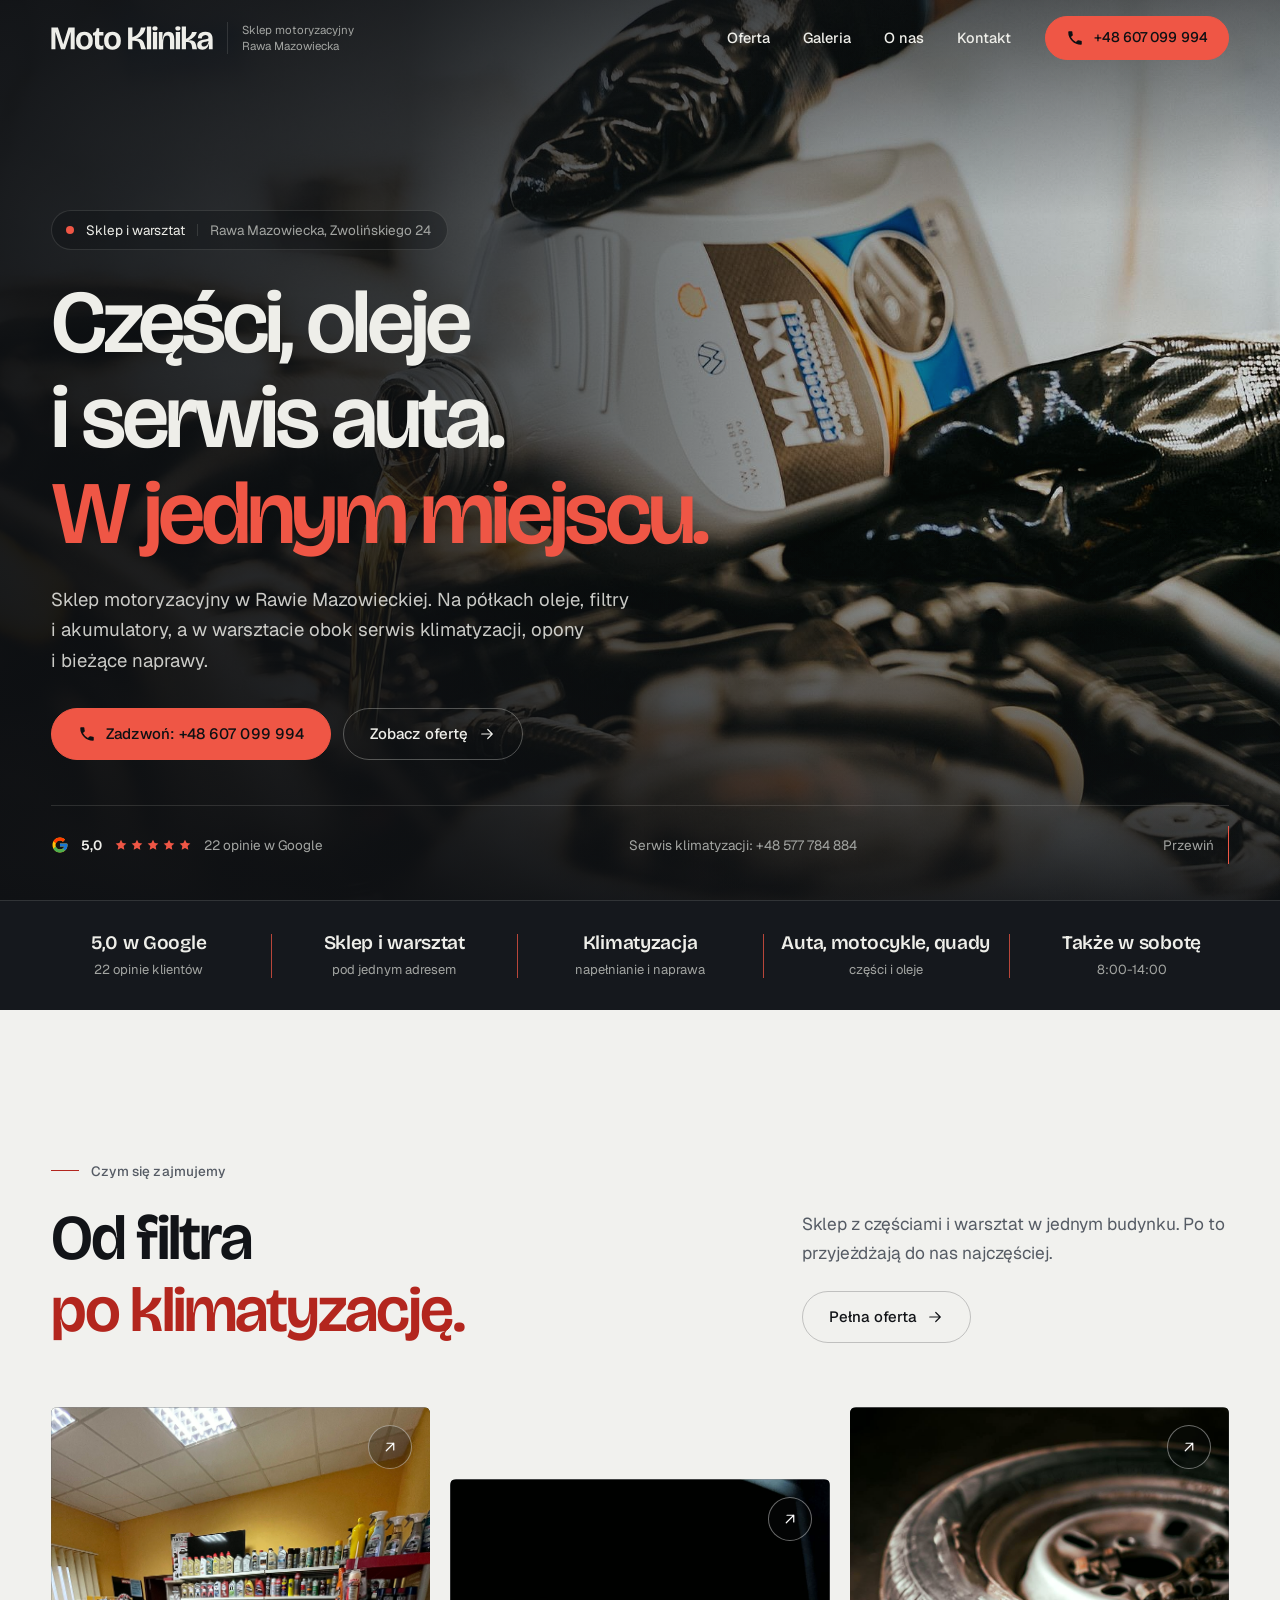
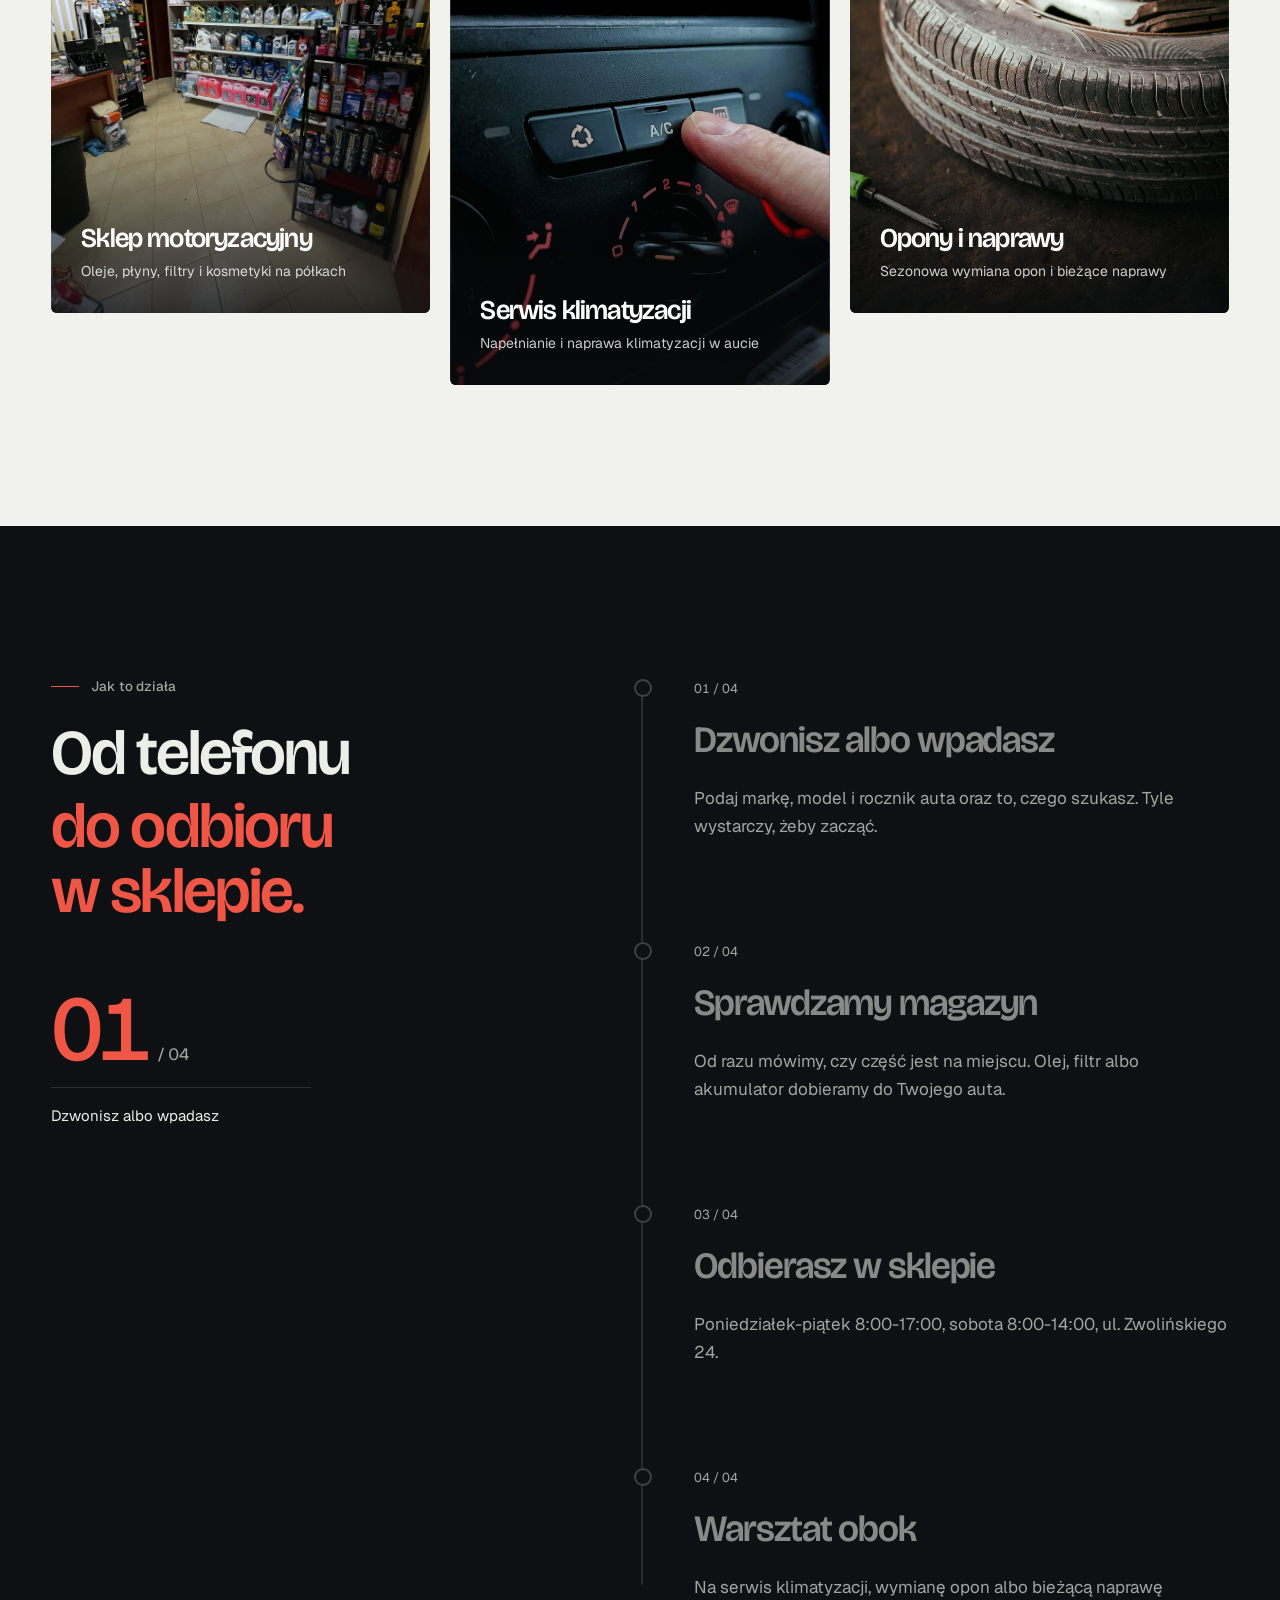
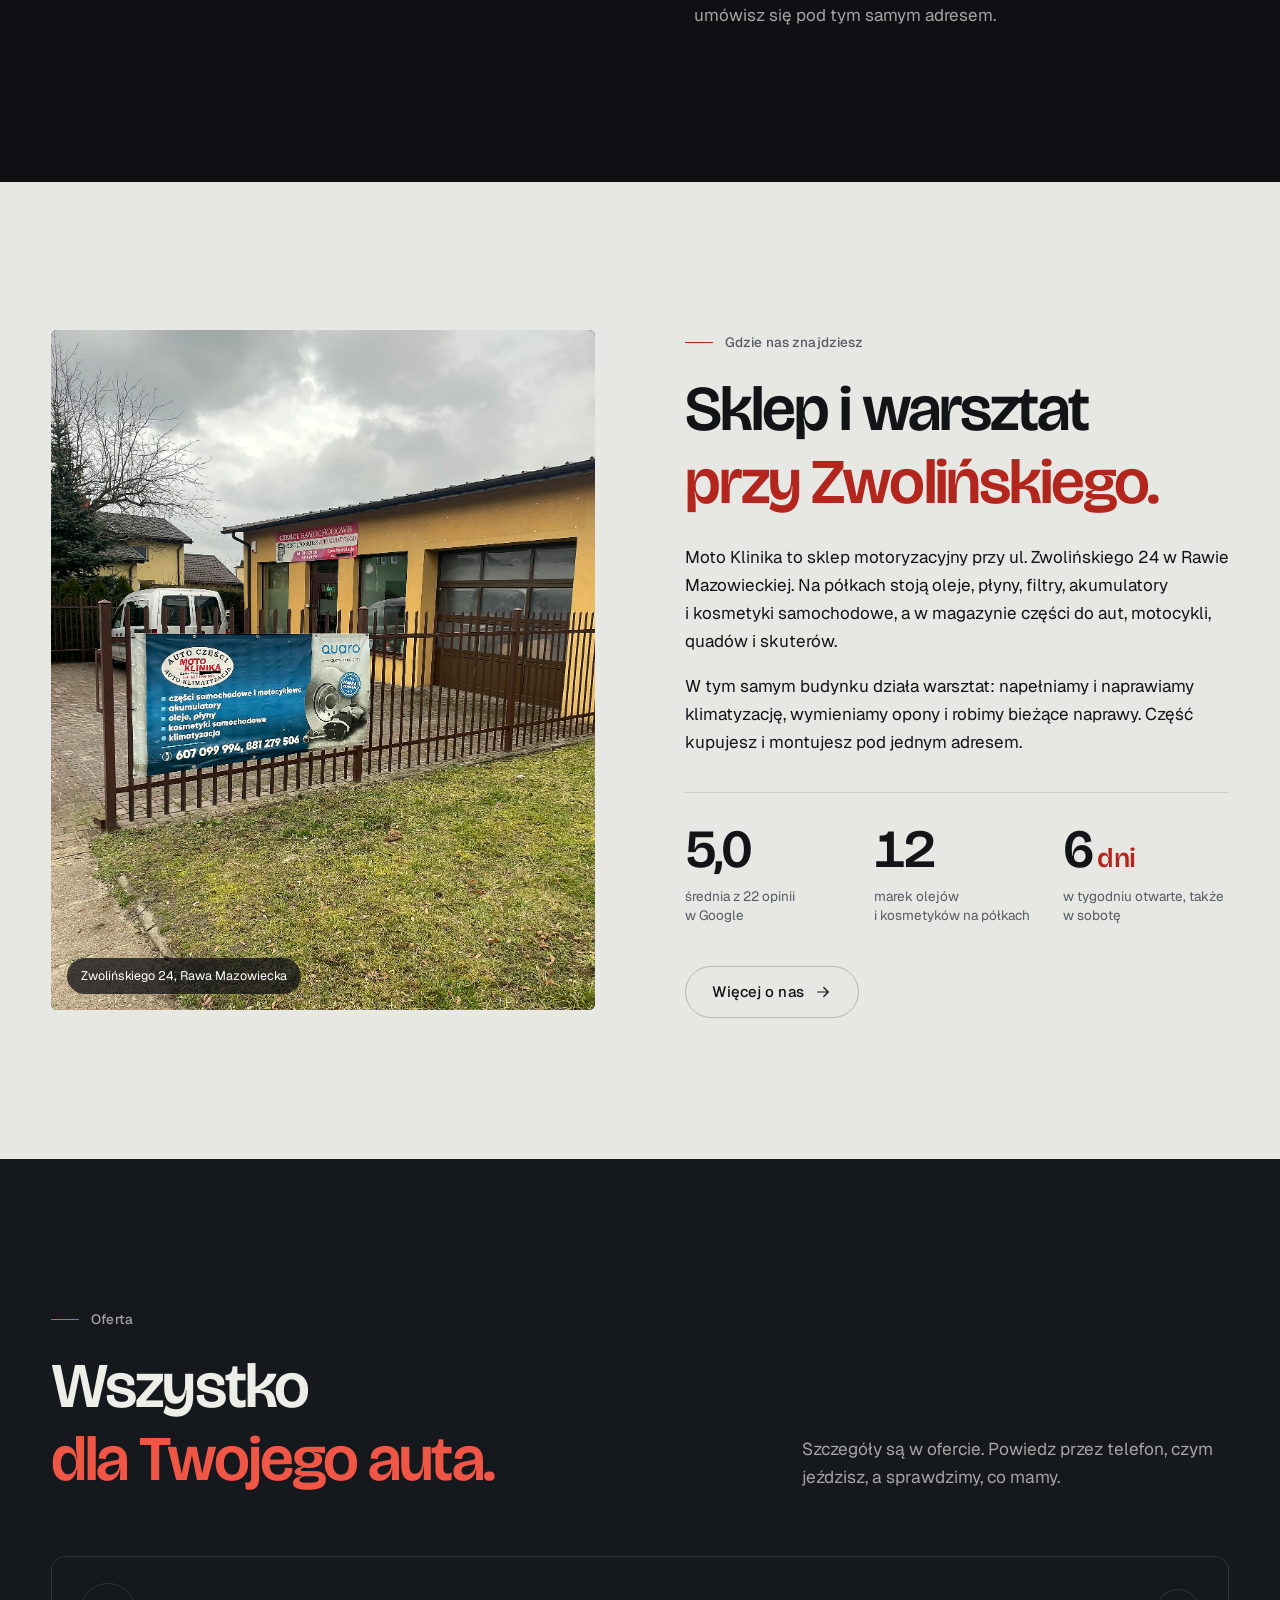
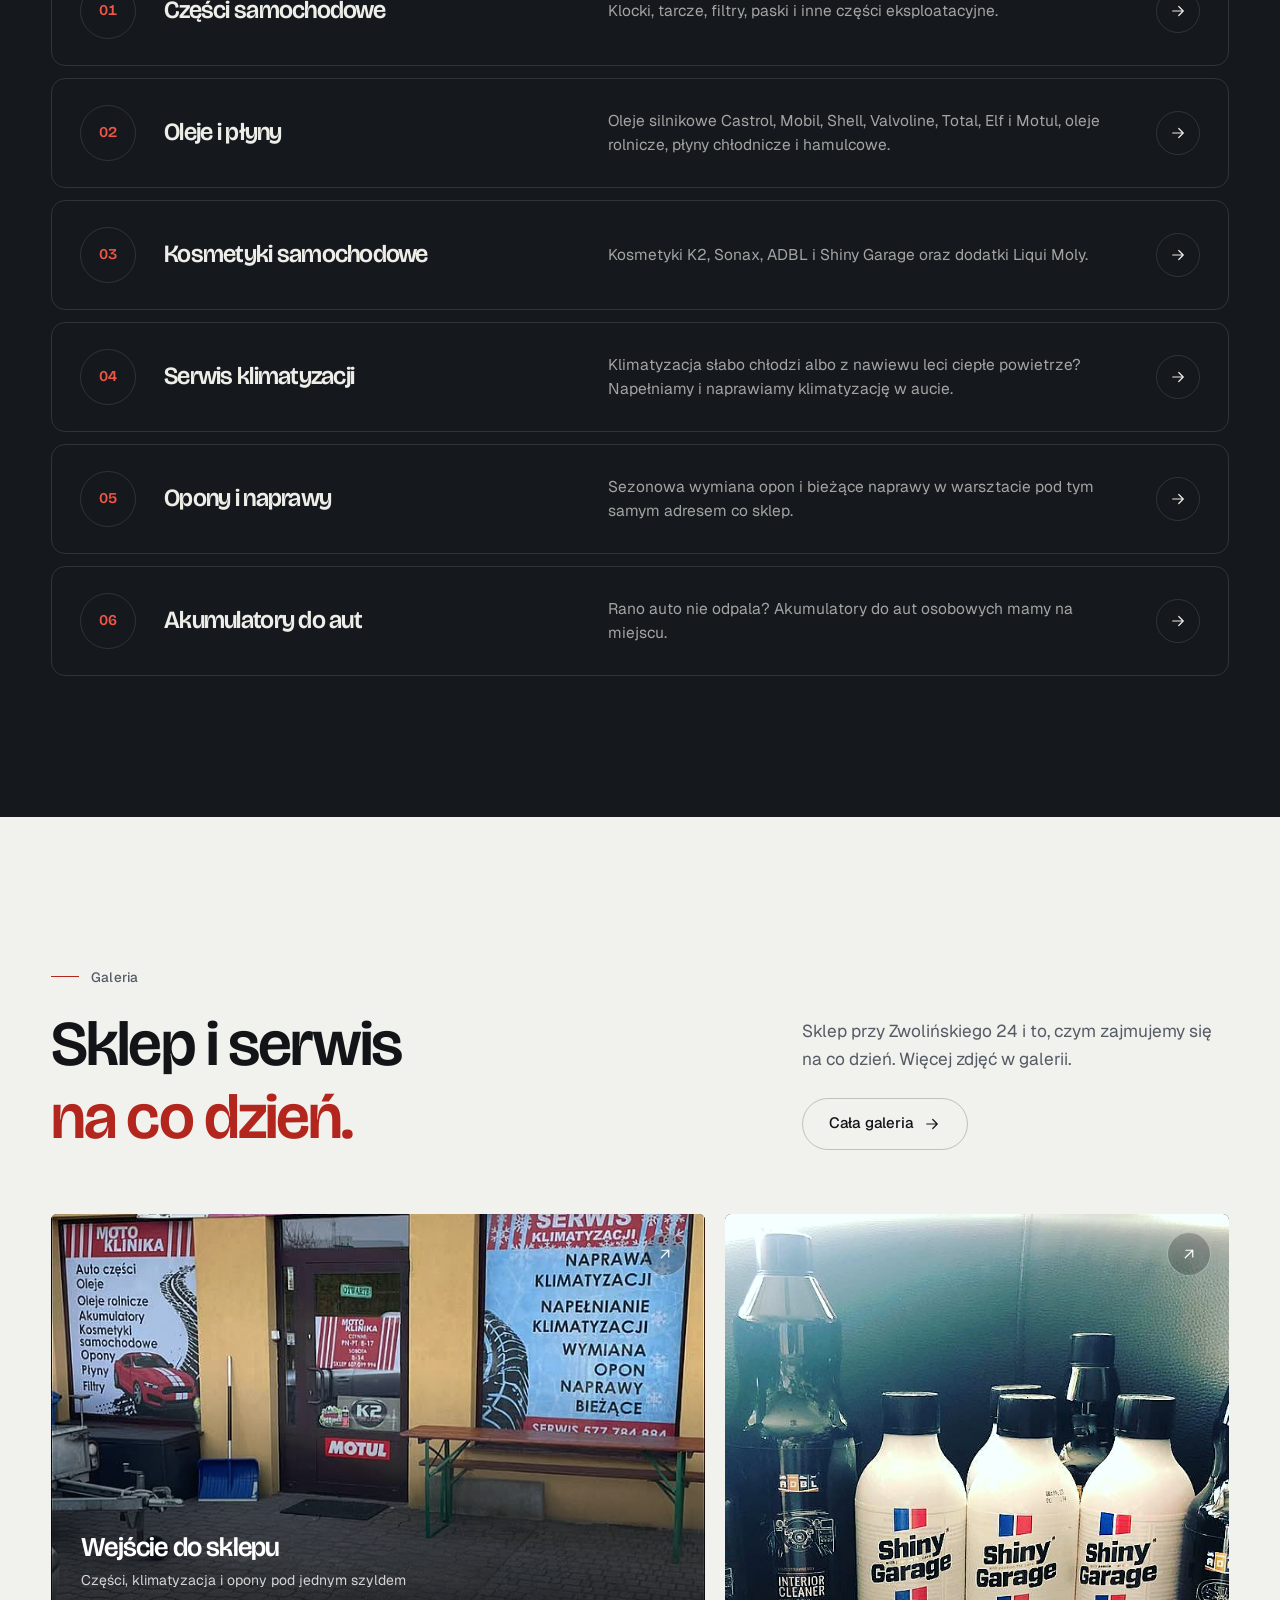
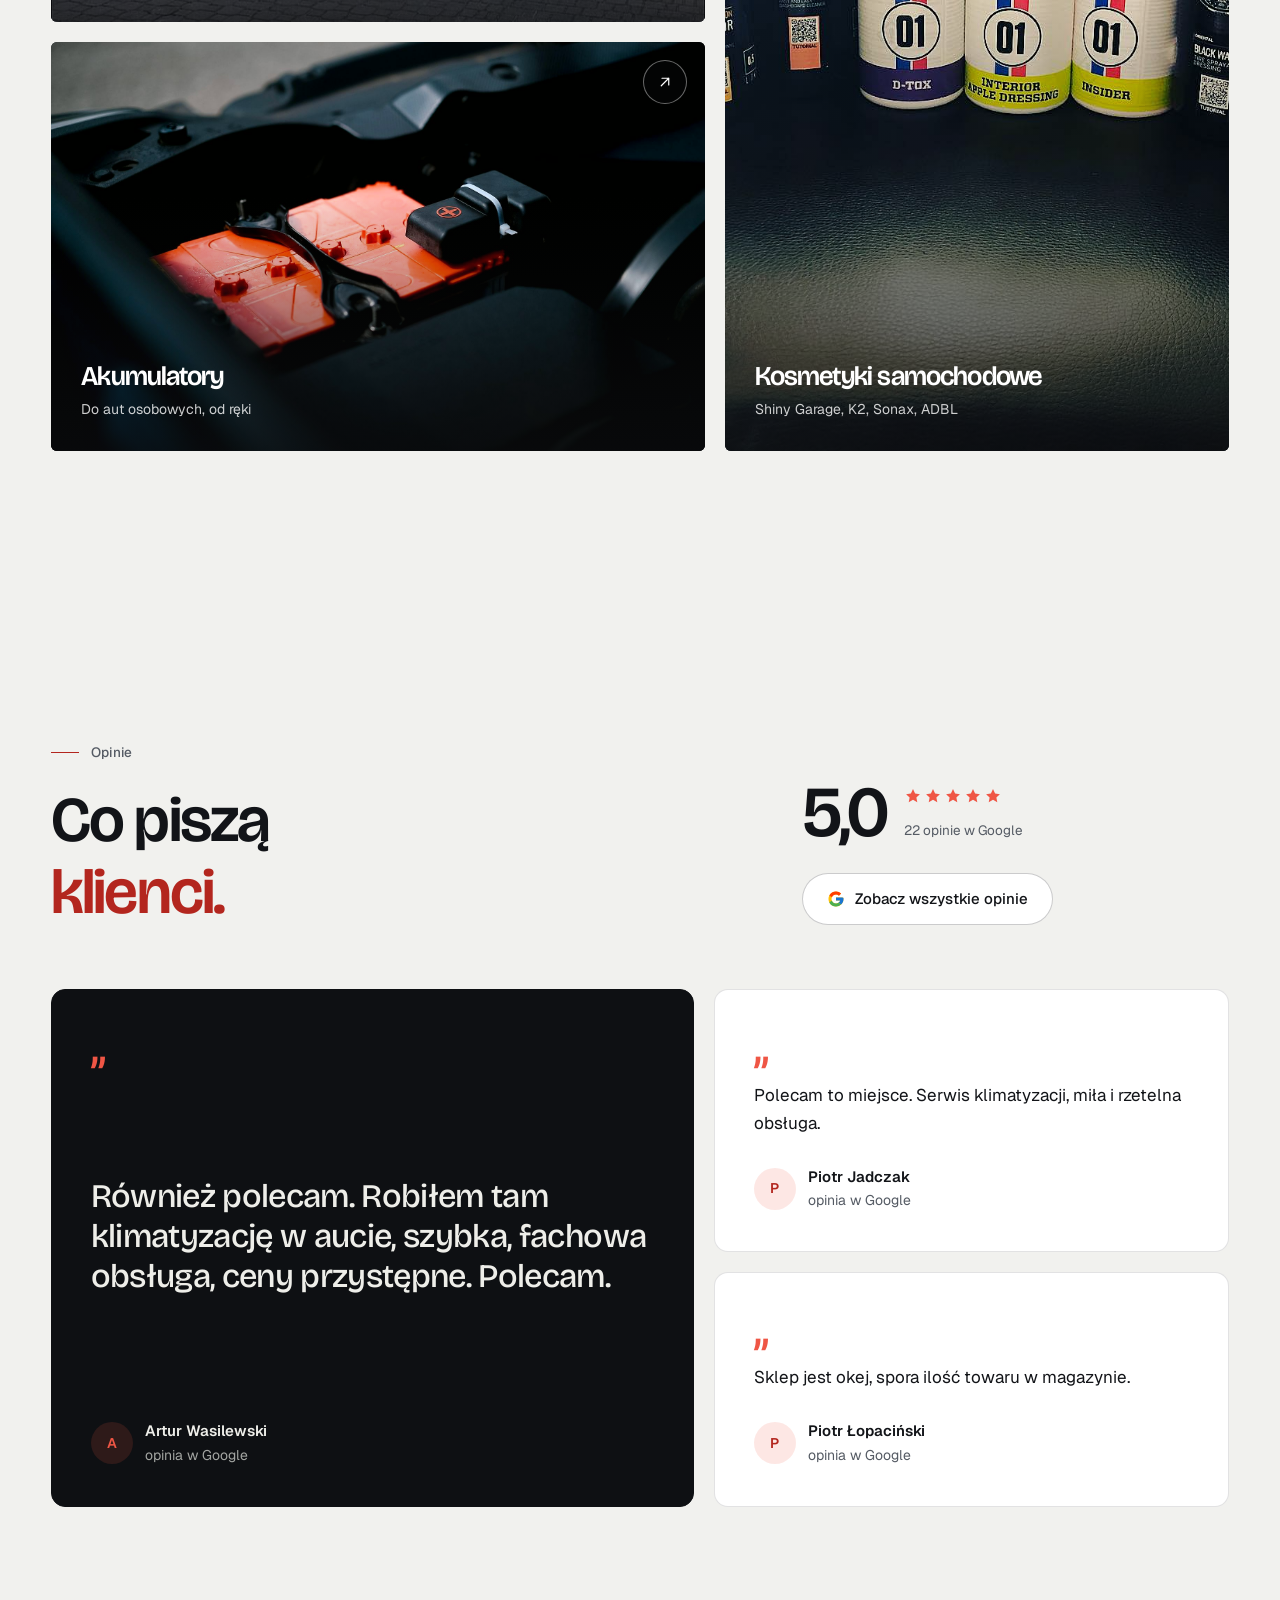
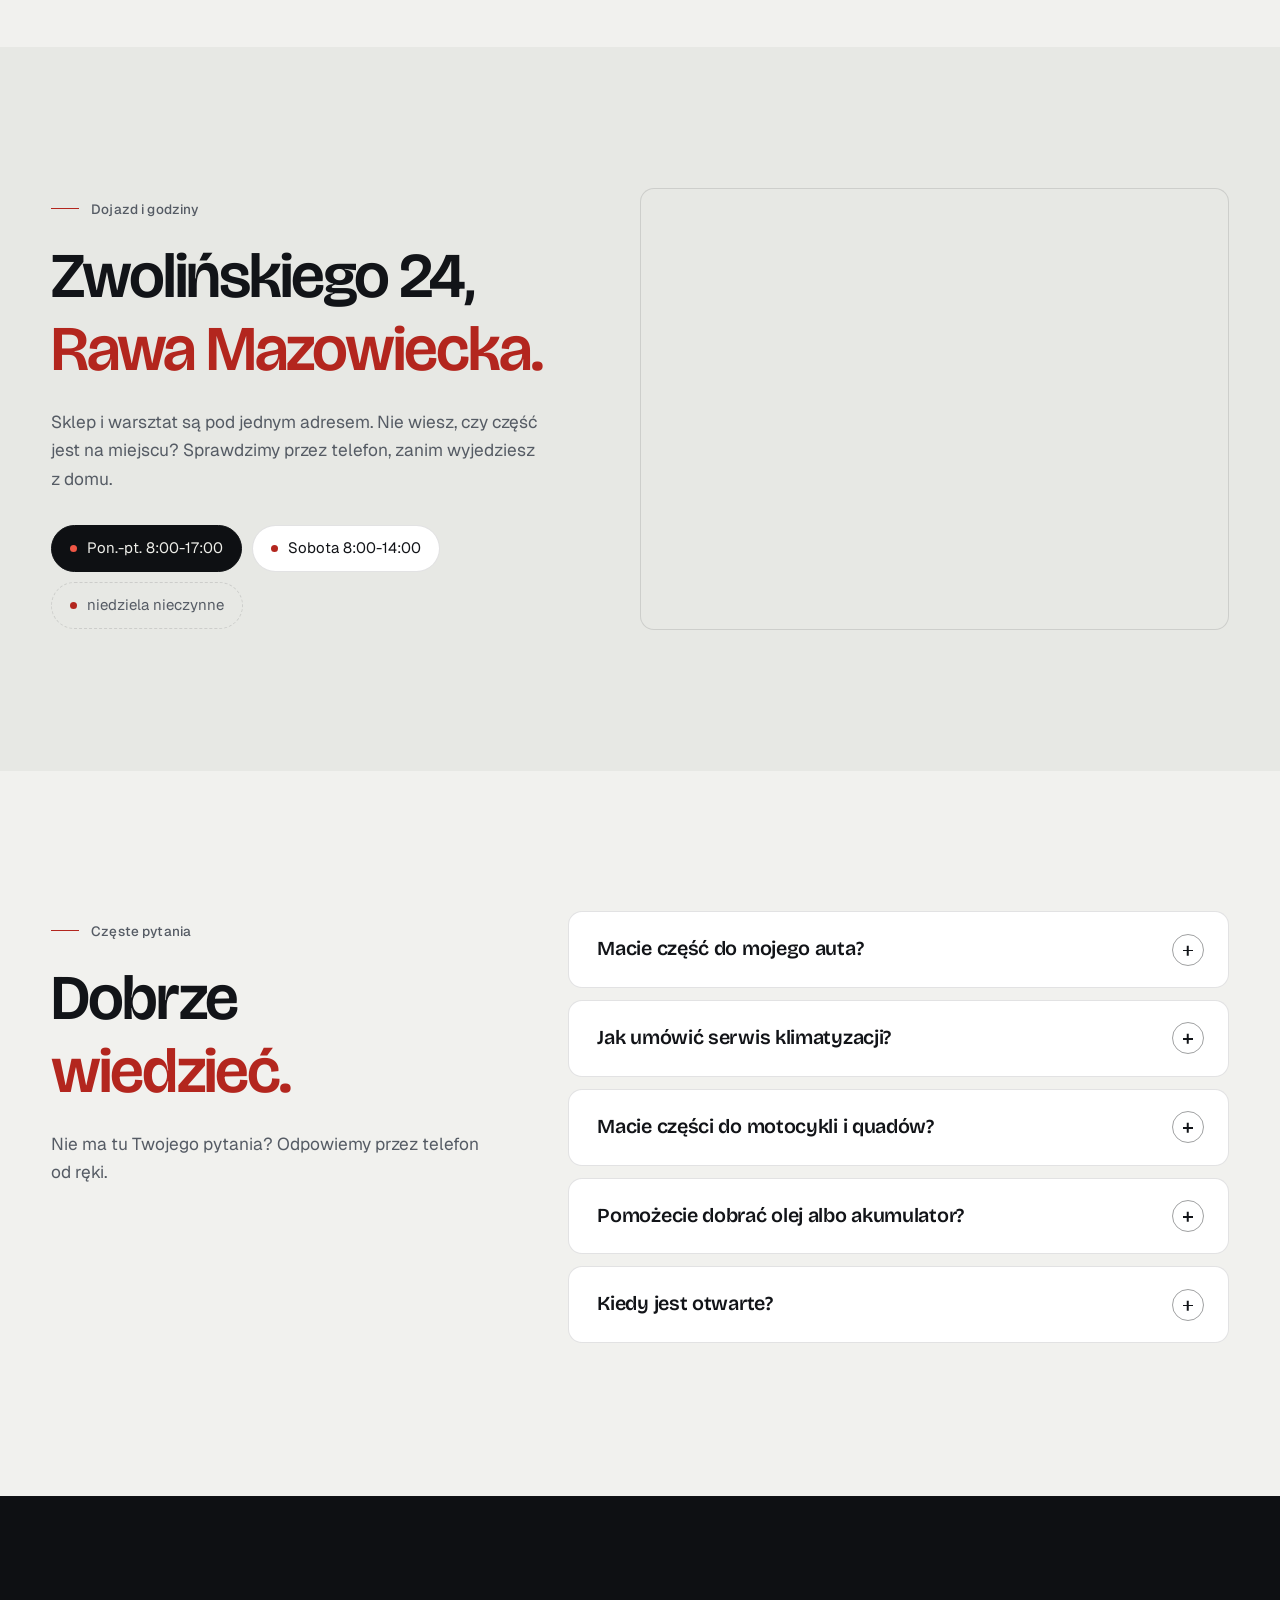
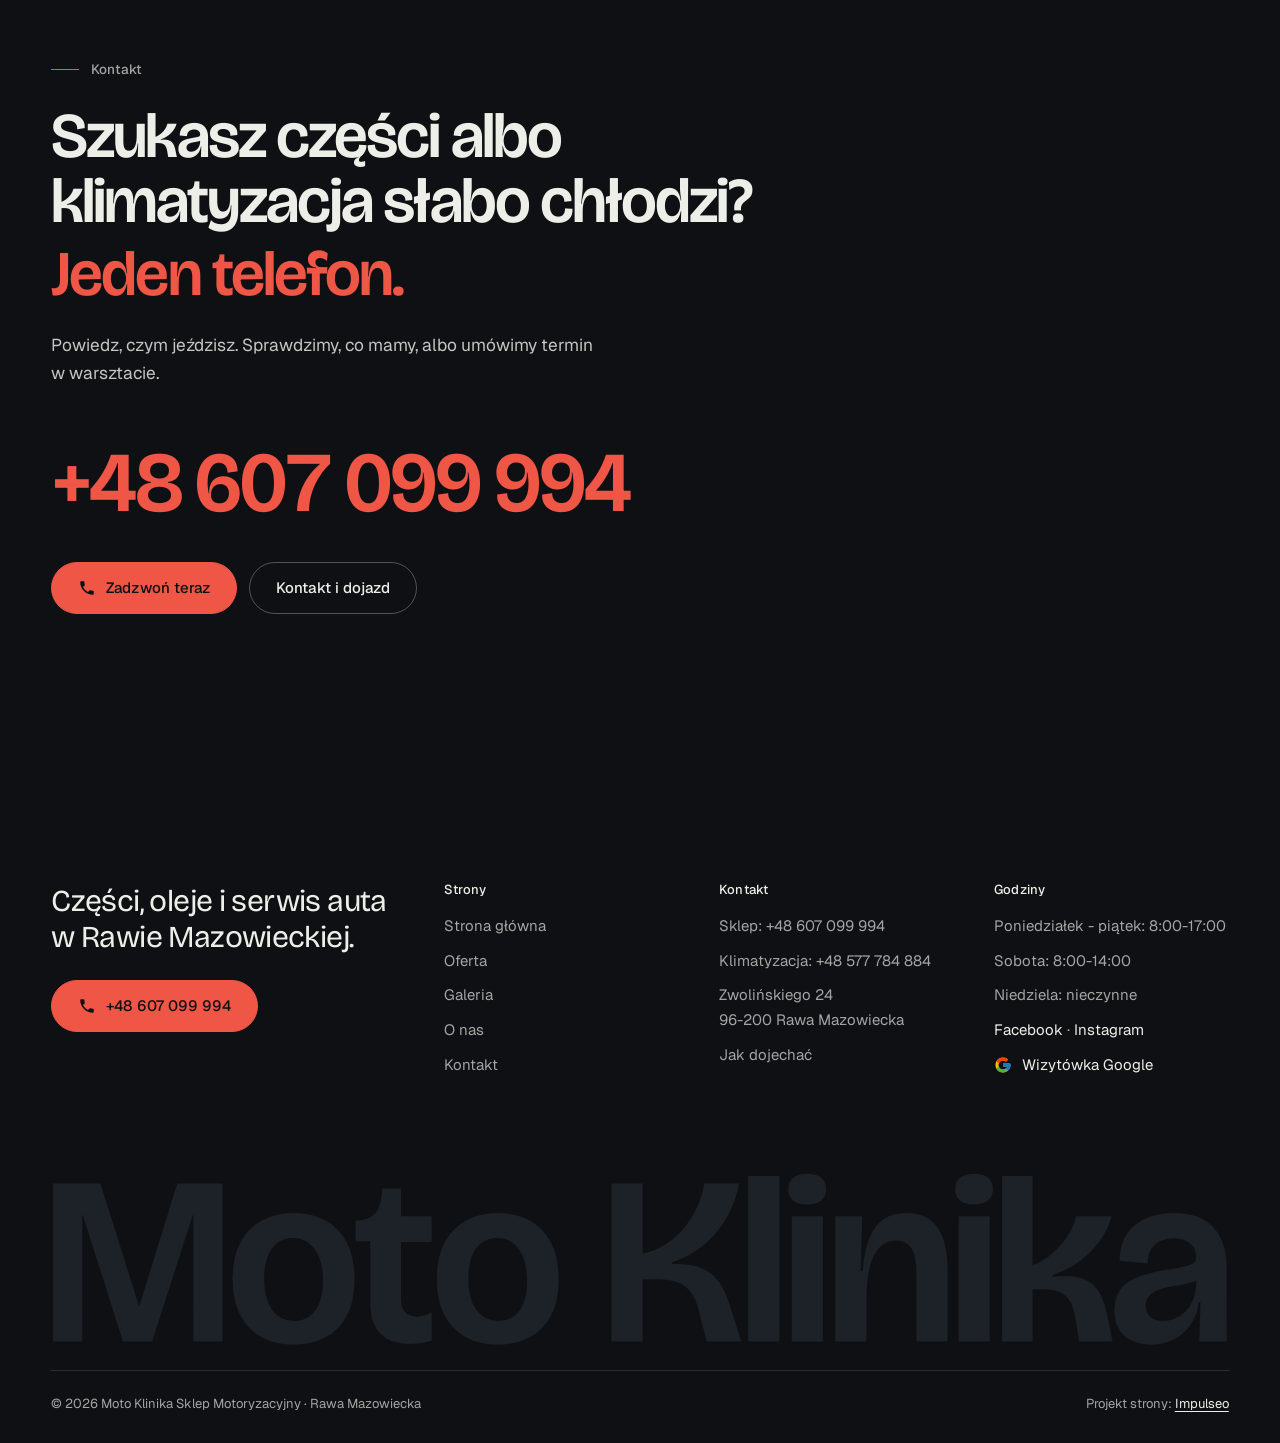
<file: index.html>
<!DOCTYPE html>
<html lang="pl">
<head>
<meta charset="UTF-8">
<meta name="viewport" content="width=device-width, initial-scale=1.0">
<title>Moto Klinika - sklep motoryzacyjny i warsztat Rawa Mazowiecka | części, oleje, klimatyzacja</title>
<meta name="description" content="Sklep motoryzacyjny i warsztat przy Zwolińskiego 24 w Rawie Mazowieckiej. Części, oleje, akumulatory, kosmetyki, serwis klimatyzacji i opony. Tel. +48 607 099 994.">
<link rel="canonical" href="https://impulseo-pl.github.io/moto-klinika-sklep-motoryzacyjny/">
<meta name="robots" content="noindex, nofollow">
<meta name="theme-color" content="#0E1013">
<meta property="og:type" content="website">
<meta property="og:locale" content="pl_PL">
<meta property="og:site_name" content="Moto Klinika Sklep Motoryzacyjny">
<meta property="og:title" content="Moto Klinika - sklep motoryzacyjny i warsztat Rawa Mazowiecka | części, oleje, klimatyzacja">
<meta property="og:description" content="Sklep motoryzacyjny i warsztat przy Zwolińskiego 24 w Rawie Mazowieckiej. Części, oleje, akumulatory, kosmetyki, serwis klimatyzacji i opony. Tel. +48 607 099 994.">
<meta property="og:url" content="https://impulseo-pl.github.io/moto-klinika-sklep-motoryzacyjny/">
<meta property="og:image" content="https://impulseo-pl.github.io/moto-klinika-sklep-motoryzacyjny/img/og.jpg">
<meta property="og:image:width" content="1200">
<meta property="og:image:height" content="630">
<meta name="twitter:card" content="summary_large_image">
<script type="application/ld+json">{"@context": "https://schema.org", "@type": "AutoPartsStore", "name": "Moto Klinika Sklep Motoryzacyjny", "url": "https://impulseo-pl.github.io/moto-klinika-sklep-motoryzacyjny/", "telephone": "+48607099994", "image": "https://impulseo-pl.github.io/moto-klinika-sklep-motoryzacyjny/img/og.jpg", "address": {"@type": "PostalAddress", "streetAddress": "Zwolińskiego 24", "postalCode": "96-200", "addressLocality": "Rawa Mazowiecka", "addressCountry": "PL"}, "geo": {"@type": "GeoCoordinates", "latitude": 51.7577573, "longitude": 20.2513753}, "openingHours": ["Mo-Fr 08:00-17:00", "Sa 08:00-14:00"], "aggregateRating": {"@type": "AggregateRating", "ratingValue": "5.0", "reviewCount": "22"}, "sameAs": ["https://maps.google.com/?cid=1310329849134643692&g_mp=Cidnb29nbGUubWFwcy5wbGFjZXMudjEuUGxhY2VzLlNlYXJjaFRleHQQAhgEIAA", "https://www.facebook.com/fhumotoklinika/", "https://www.instagram.com/motoklinikarawa/"]}</script>
<script>(function(){var d=document.documentElement;d.classList.add('js');try{if(!window.matchMedia('(prefers-reduced-motion: reduce)').matches)d.classList.add('anim');}catch(e){}setTimeout(function(){if(!d.classList.contains('anim-ok'))d.classList.remove('anim');},3500);})();</script>
<script>(function(){try{var d=document.documentElement,q=/[?&]intro/.test(location.search);if(!q&&window.matchMedia&&matchMedia('(prefers-reduced-motion: reduce)').matches)return;if(!q&&sessionStorage.getItem('motoklinika_intro'))return;sessionStorage.setItem('motoklinika_intro','1');d.classList.add('intro-on');setTimeout(function(){d.classList.remove('intro-on','intro-gra','intro-out');d.classList.add('hero-go')},4600);}catch(e){}})();</script>
<link rel="preload" as="image" href="img/hero.jpg" fetchpriority="high">
<link rel="preconnect" href="https://fonts.googleapis.com">
<link rel="preconnect" href="https://fonts.gstatic.com" crossorigin>
<link href="https://fonts.googleapis.com/css2?family=Bricolage+Grotesque:opsz,wght@12..96,400..700&family=Geist:wght@400..600&display=swap" rel="stylesheet">
<link rel="stylesheet" href="assets/styles.css?v=20261106a">
<script src="assets/lenis.min.js?v=1.1.20" defer></script>
<script src="assets/main.js?v=20261106a" defer></script>
</head>
<body>
<a class="skip" href="#tresc">Przejdź do treści</a>
<header class="site-head">
<div class="intro" aria-hidden="true"><span class="intro-line"><i></i></span><span class="intro-meta">sklep motoryzacyjny · warsztat · Rawa Mazowiecka</span></div><div class="head-in">
  <a class="brand" href="index.html" aria-label="Moto Klinika - strona główna">
    <span class="znak"><svg class="wm" viewBox="37 -708 4920 730" role="img" aria-label="Moto Klinika"><path pathLength="1" style="--i:0" d="M45.4 0V-660H243.7L404.2 -149.6H406.2L564.6 -660H753.5V0H631.4V-528.5H629.4L459.7 0H337.8L169.5 -528.8H167.5V0Z"/>
<path pathLength="1" style="--i:1" d="M1050.4 13.7Q976.8 13.7 919 -16.6Q861.2 -47 828.3 -108.1Q795.5 -169.1 795.5 -260.9Q795.5 -354.9 829.2 -415.8Q863 -476.7 920.7 -506.7Q978.4 -536.6 1050.7 -536.6Q1125.4 -536.6 1182.7 -506Q1240 -475.3 1272.5 -414.1Q1305 -352.9 1305 -260.4Q1305 -166.1 1271.6 -105.4Q1238.1 -44.6 1180.4 -15.4Q1122.7 13.7 1050.4 13.7ZM1052.9 -85.8Q1091.1 -85.8 1117.8 -105.4Q1144.5 -125 1158.8 -162.8Q1173.1 -200.5 1173.1 -253.5Q1173.1 -310 1157.9 -349.5Q1142.8 -389.1 1114.7 -410.6Q1086.7 -432.2 1047.5 -432.2Q1010 -432.2 983.2 -412Q956.3 -391.8 941.9 -353.6Q927.4 -315.4 927.4 -262.3Q927.4 -179.4 960.7 -132.6Q993.9 -85.8 1052.9 -85.8Z"/>
<path pathLength="1" style="--i:2" d="M1536.4 10.8Q1453.9 10.8 1412.3 -33Q1370.7 -76.7 1370.7 -165.9V-418.8H1309.7V-505.5H1323.2Q1372.6 -511.1 1393.7 -537.4Q1414.7 -563.7 1419.2 -616.4L1421.3 -639.1H1499.5V-522.6H1627.4V-416H1499.5V-176.4Q1499.5 -137.8 1517.9 -120.6Q1536.2 -103.4 1565.3 -103.4Q1580.8 -103.4 1597.5 -108Q1614.1 -112.6 1627.4 -121.4V-4.1Q1600.6 4.3 1578.3 7.6Q1555.9 10.8 1536.4 10.8Z"/>
<path pathLength="1" style="--i:3" d="M1903.4 13.7Q1829.8 13.7 1772 -16.6Q1714.2 -47 1681.3 -108.1Q1648.5 -169.1 1648.5 -260.9Q1648.5 -354.9 1682.2 -415.8Q1716 -476.7 1773.7 -506.7Q1831.4 -536.6 1903.7 -536.6Q1978.4 -536.6 2035.7 -506Q2093 -475.3 2125.5 -414.1Q2158 -352.9 2158 -260.4Q2158 -166.1 2124.6 -105.4Q2091.1 -44.6 2033.4 -15.4Q1975.7 13.7 1903.4 13.7ZM1905.9 -85.8Q1944.1 -85.8 1970.8 -105.4Q1997.5 -125 2011.8 -162.8Q2026.1 -200.5 2026.1 -253.5Q2026.1 -310 2010.9 -349.5Q1995.8 -389.1 1967.7 -410.6Q1939.7 -432.2 1900.5 -432.2Q1863 -432.2 1836.2 -412Q1809.3 -391.8 1794.9 -353.6Q1780.4 -315.4 1780.4 -262.3Q1780.4 -179.4 1813.7 -132.6Q1846.9 -85.8 1905.9 -85.8Z"/>
<path pathLength="1" style="--i:4" d="M2378.4 0V-660H2508.9V-366.9Q2565 -379.6 2609.5 -409.3Q2653.9 -438.9 2686.3 -479.3Q2718.8 -519.7 2739.1 -566.5Q2759.4 -613.3 2766.9 -660H2911.7Q2901.2 -603 2877.5 -551.3Q2853.8 -499.6 2817.7 -456.6Q2781.6 -413.5 2735.1 -381.3Q2688.6 -349.1 2631.9 -331.1V-323.4Q2693.8 -326.6 2735.3 -313.5Q2776.8 -300.4 2803.3 -276.1Q2829.8 -251.8 2845.7 -220.1Q2861.5 -188.4 2872.1 -154.1L2920.6 0H2776.6L2742.5 -131.4Q2731.4 -175.8 2711.1 -204.3Q2690.9 -232.8 2656.8 -246.4Q2622.7 -260 2567.1 -260H2508.9V0Z"/>
<path pathLength="1" style="--i:5" d="M2949.8 0V-691H3080V0Z"/>
<path pathLength="1" style="--i:6" d="M3131.8 0V-522.6H3262V0ZM3196.2 -572.6Q3157.7 -572.6 3137.5 -589.1Q3117.4 -605.6 3117.4 -636.4Q3117.4 -668 3137.7 -684.2Q3158 -700.4 3196.1 -700.4Q3235.1 -700.4 3255.3 -683.9Q3275.4 -667.3 3275.4 -636Q3275.4 -606 3255.2 -589.3Q3235 -572.6 3196.2 -572.6Z"/>
<path pathLength="1" style="--i:7" d="M3313.8 0V-274.7L3313.2 -522.6H3426.5L3419.9 -294.4H3428.5Q3434.5 -376.6 3455.6 -430.1Q3476.6 -483.6 3515 -510.1Q3553.3 -536.6 3610.6 -536.6Q3697.5 -536.6 3740.3 -476.9Q3783 -417.2 3783 -296.1V0H3652.8V-283.2Q3652.8 -354 3632.5 -388Q3612.3 -422.1 3567 -422.1Q3528.9 -422.1 3501.3 -395.8Q3473.6 -369.6 3458.8 -313.7Q3444 -257.9 3444 -167.8V0Z"/>
<path pathLength="1" style="--i:8" d="M3828.8 0V-522.6H3959V0ZM3893.2 -572.6Q3854.7 -572.6 3834.5 -589.1Q3814.4 -605.6 3814.4 -636.4Q3814.4 -668 3834.7 -684.2Q3855 -700.4 3893.1 -700.4Q3932.1 -700.4 3952.3 -683.9Q3972.4 -667.3 3972.4 -636Q3972.4 -606 3952.2 -589.3Q3932 -572.6 3893.2 -572.6Z"/>
<path pathLength="1" style="--i:9" d="M4010.8 0V-691H4138.2V-317.6Q4177 -333.5 4208.1 -357.4Q4239.2 -381.3 4262.5 -409.8Q4285.8 -438.2 4300.3 -467.5Q4314.9 -496.8 4321 -523.2H4468.9Q4459.1 -485.9 4437.9 -449Q4416.6 -412.1 4384.8 -379Q4353 -345.9 4311.9 -319.8Q4270.7 -293.6 4221.8 -277.8V-269.8Q4284.7 -277.7 4325.4 -268.7Q4366.1 -259.7 4390.2 -238.3Q4414.2 -216.9 4427.3 -186.2Q4440.4 -155.5 4448 -119.3L4472.8 0H4332.3L4319.5 -84.4Q4313.4 -122.4 4301.9 -152.3Q4290.4 -182.3 4263.5 -200.1Q4236.6 -217.9 4184 -218.2L4138.2 -218.5V0Z"/>
<path pathLength="1" style="--i:10" d="M4634.9 13.7Q4594.6 13.7 4559.3 -0.6Q4524.1 -14.9 4502.1 -46.2Q4480.2 -77.6 4480.2 -129.1Q4480.2 -176.3 4498.3 -206.1Q4516.4 -235.8 4547.6 -254.2Q4578.9 -272.5 4617.5 -282.3Q4656.1 -292.1 4696.4 -299.1Q4750.5 -308.8 4777.1 -314.7Q4803.7 -320.5 4812.7 -329Q4821.8 -337.4 4821.8 -352.6Q4821.8 -390.6 4795.3 -410.7Q4768.9 -430.8 4727.9 -430.8Q4702.6 -430.8 4677.6 -421.3Q4652.6 -411.8 4636.1 -389Q4619.5 -366.3 4618.7 -326.2L4501.4 -337.1Q4502.1 -395 4522.6 -433.6Q4543.2 -472.3 4577.1 -494.8Q4611.1 -517.2 4651.3 -526.9Q4691.5 -536.6 4731.5 -536.6Q4801.5 -536.6 4850 -510.4Q4898.4 -484.2 4923.7 -433.3Q4948.9 -382.5 4948.9 -307.7V-211.9Q4949.2 -176.8 4949.4 -141.2Q4949.5 -105.6 4949.7 -70.3Q4949.8 -35.1 4949.8 0H4834.4Q4835.9 -40.2 4837.1 -80Q4838.3 -119.9 4839.5 -163.9H4832.6Q4827.1 -114.7 4800.8 -74.3Q4774.6 -34 4732.3 -10.1Q4690.1 13.7 4634.9 13.7ZM4683 -85.1Q4706.3 -85.1 4730.5 -94.5Q4754.6 -103.8 4775.1 -123.3Q4795.6 -142.8 4808.4 -173.4Q4821.2 -203.9 4821.8 -245.6L4822.1 -269L4848.8 -274.4Q4839.3 -260.2 4817.9 -252Q4796.6 -243.9 4769.6 -239.2Q4742.5 -234.6 4715 -229.6Q4687.4 -224.7 4663.8 -215.7Q4640.2 -206.7 4625.6 -191.2Q4611 -175.7 4611 -148.6Q4611 -118.7 4630.9 -101.9Q4650.7 -85.1 4683 -85.1Z"/></svg></span>
    <span class="brand-sub">Sklep motoryzacyjny<br>Rawa Mazowiecka</span>
  </a>
  <nav class="nav-links" aria-label="Menu główne">
    <a class="nl" href="oferta.html">Oferta</a><a class="nl" href="realizacje.html">Galeria</a><a class="nl" href="o-nas.html">O&nbsp;nas</a><a class="nl" href="kontakt.html">Kontakt</a>
    <a class="btn btn-copper nav-cta" href="tel:+48607099994"><svg class="ico" width="16" height="16" viewBox="0 0 24 24" fill="none" aria-hidden="true"><path d="M6.6 10.8a15.5 15.5 0 0 0 6.6 6.6l2.2-2.2a1 1 0 0 1 1-.24 11.4 11.4 0 0 0 3.6.58 1 1 0 0 1 1 1V20a1 1 0 0 1-1 1A17 17 0 0 1 3 4a1 1 0 0 1 1-1h3.5a1 1 0 0 1 1 1c0 1.25.2 2.46.58 3.6a1 1 0 0 1-.25 1l-2.23 2.2Z" fill="currentColor"/></svg>+48 607 099 994</a>
  </nav>
  <button class="burger" type="button" aria-label="Otwórz menu" aria-expanded="false" aria-controls="mnav"><span></span><span></span></button>
</div>
</header>
<script>(function(){var d=document.documentElement;if(!d.classList.contains('intro-on'))return;
var wyszlo=false,koniec=false,t0=Date.now();
function heroGotowe(){var im=document.querySelector('.hero-media img');return !!(im&&im.complete&&im.naturalWidth>0);}
function sprzataj(){if(koniec)return;koniec=true;d.classList.add('hero-go');d.classList.remove('intro-on','intro-gra','intro-out');
['--i-w','--i-h','--i-px','--i-py','--i-zmniejsz','--i-baza-w','--i-baza-h'].forEach(function(k){d.style.removeProperty(k);});
try{document.dispatchEvent(new Event('wejscie:koniec'));}catch(e){}}
function wyjdz(){if(wyszlo||koniec)return;wyszlo=true;d.classList.add('intro-out');setTimeout(function(){d.classList.add('hero-go');},240);setTimeout(sprzataj,880);}
function moze(){if(wyszlo||koniec)return;var t=Date.now()-t0;if(t>=1240&&(heroGotowe()||t>=1700))wyjdz();else setTimeout(moze,60);}
try{var znak=document.querySelector('.brand .znak'),wm=znak&&znak.querySelector('.wm');if(!wm){sprzataj();return;}
znak.classList.add('mierze');var r=wm.getBoundingClientRect();znak.classList.remove('mierze');
if(!r.width||!r.height){sprzataj();return;}
var W=window.innerWidth,H=window.innerHeight,cel=W<680?Math.min(W*0.8,340):Math.min(W*0.46,700);cel=Math.max(r.width,cel);
var u=function(k,v){d.style.setProperty(k,v);};
u('--i-w',Math.round(cel)+'px');u('--i-h',Math.round(cel*r.height/r.width)+'px');u('--i-zmniejsz',(r.width/cel).toFixed(4));
u('--i-px',Math.round(r.left+r.width/2-W/2)+'px');u('--i-py',Math.round(r.top+r.height/2-H/2)+'px');
u('--i-baza-w',Math.round(r.width)+'px');u('--i-baza-h',Math.round(r.height)+'px');
requestAnimationFrame(function(){requestAnimationFrame(function(){d.classList.add('intro-gra');t0=Date.now();moze();});});
['wheel','touchstart','keydown','pointerdown'].forEach(function(ev){window.addEventListener(ev,function(){sprzataj();},{once:true,passive:true});});
setTimeout(sprzataj,3900);
}catch(e){sprzataj();}})();</script>

<div class="mnav" id="mnav">
  <div class="mnav-in">
    <a class="ml" href="index.html" aria-current="page">Strona główna</a><a class="ml" href="oferta.html">Oferta</a><a class="ml" href="realizacje.html">Galeria</a><a class="ml" href="o-nas.html">O&nbsp;nas</a><a class="ml" href="kontakt.html">Kontakt</a>
    <div class="mnav-foot">
      <span>Pon.-pt. 8:00-17:00, sobota 8:00-14:00</span>
      <a class="btn btn-copper" href="tel:+48607099994"><svg class="ico" width="16" height="16" viewBox="0 0 24 24" fill="none" aria-hidden="true"><path d="M6.6 10.8a15.5 15.5 0 0 0 6.6 6.6l2.2-2.2a1 1 0 0 1 1-.24 11.4 11.4 0 0 0 3.6.58 1 1 0 0 1 1 1V20a1 1 0 0 1-1 1A17 17 0 0 1 3 4a1 1 0 0 1 1-1h3.5a1 1 0 0 1 1 1c0 1.25.2 2.46.58 3.6a1 1 0 0 1-.25 1l-2.23 2.2Z" fill="currentColor"/></svg>+48 607 099 994</a>
    </div>
  </div>
</div>
<main id="tresc">

<section class="hero">
  <div class="hero-media"><img src="img/hero.jpg" alt="Wlewanie oleju silnikowego do auta" width="1880" height="1253" decoding="async" fetchpriority="high"></div>
  <div class="hero-in">
    <p class="hero-tag up" style="--d:0"><span class="live" aria-hidden="true"></span>Sklep i&nbsp;warsztat<span class="sep" aria-hidden="true"></span><span class="muted">Rawa Mazowiecka, Zwolińskiego 24</span></p>
    <h1><span class="ln"><span class="ln-i" style="--k:0">Części, oleje</span></span><span class="ln"><span class="ln-i" style="--k:1">i&nbsp;serwis auta.</span></span><span class="ln"><span class="ln-i" style="--k:2"><em>W&nbsp;jednym miejscu.</em></span></span></h1>
    <p class="hero-lead up" style="--d:380">Sklep motoryzacyjny w&nbsp;Rawie Mazowieckiej. Na półkach oleje, filtry i&nbsp;akumulatory, a&nbsp;w&nbsp;warsztacie obok serwis klimatyzacji, opony i&nbsp;bieżące naprawy.</p>
    <div class="hero-ctas up" style="--d:500">
      <a class="btn btn-copper" href="tel:+48607099994"><svg class="ico" width="16" height="16" viewBox="0 0 24 24" fill="none" aria-hidden="true"><path d="M6.6 10.8a15.5 15.5 0 0 0 6.6 6.6l2.2-2.2a1 1 0 0 1 1-.24 11.4 11.4 0 0 0 3.6.58 1 1 0 0 1 1 1V20a1 1 0 0 1-1 1A17 17 0 0 1 3 4a1 1 0 0 1 1-1h3.5a1 1 0 0 1 1 1c0 1.25.2 2.46.58 3.6a1 1 0 0 1-.25 1l-2.23 2.2Z" fill="currentColor"/></svg>Zadzwoń: +48 607 099 994</a>
      <a class="btn btn-ghost" href="oferta.html">Zobacz ofertę<svg class="ico arr" width="18" height="18" viewBox="0 0 24 24" fill="none" stroke="currentColor" stroke-width="1.6" stroke-linecap="round" stroke-linejoin="round" aria-hidden="true"><path d="M5 12h14M13 6l6 6-6 6"/></svg></a>
    </div>
    <div class="hero-foot up" style="--d:640">
      <span class="rate"><svg class="g-logo" viewBox="0 0 48 48" aria-hidden="true"><path fill="#FFC107" d="M43.6 20.5H42V20H24v8h11.3C33.7 32.7 29.2 36 24 36c-6.6 0-12-5.4-12-12s5.4-12 12-12c3.1 0 5.8 1.2 7.9 3.1l5.7-5.7C34 6.1 29.3 4 24 4 12.9 4 4 12.9 4 24s8.9 20 20 20 20-8.9 20-20c0-1.3-.1-2.4-.4-3.5z"/><path fill="#FF3D00" d="m6.3 14.7 6.6 4.8C14.7 15.1 19 12 24 12c3.1 0 5.8 1.2 7.9 3.1l5.7-5.7C34 6.1 29.3 4 24 4 16.3 4 9.7 8.3 6.3 14.7z"/><path fill="#4CAF50" d="M24 44c5.2 0 9.9-2 13.4-5.2l-6.2-5.2A11.9 11.9 0 0 1 24 36c-5.2 0-9.6-3.3-11.3-7.9l-6.5 5C9.5 39.6 16.2 44 24 44z"/><path fill="#1976D2" d="M43.6 20.5H42V20H24v8h11.3a12 12 0 0 1-4.1 5.6l6.2 5.2C37 39.2 44 34 44 24c0-1.3-.1-2.4-.4-3.5z"/></svg><b>5,0</b><span class="stars" aria-label="Ocena 5 na 5"><svg viewBox="0 0 24 24" aria-hidden="true"><path fill="currentColor" d="M12 2.8l2.8 5.9 6.4.8-4.7 4.4 1.2 6.3L12 17.1l-5.7 3.1 1.2-6.3L2.8 9.5l6.4-.8z"/></svg><svg viewBox="0 0 24 24" aria-hidden="true"><path fill="currentColor" d="M12 2.8l2.8 5.9 6.4.8-4.7 4.4 1.2 6.3L12 17.1l-5.7 3.1 1.2-6.3L2.8 9.5l6.4-.8z"/></svg><svg viewBox="0 0 24 24" aria-hidden="true"><path fill="currentColor" d="M12 2.8l2.8 5.9 6.4.8-4.7 4.4 1.2 6.3L12 17.1l-5.7 3.1 1.2-6.3L2.8 9.5l6.4-.8z"/></svg><svg viewBox="0 0 24 24" aria-hidden="true"><path fill="currentColor" d="M12 2.8l2.8 5.9 6.4.8-4.7 4.4 1.2 6.3L12 17.1l-5.7 3.1 1.2-6.3L2.8 9.5l6.4-.8z"/></svg><svg viewBox="0 0 24 24" aria-hidden="true"><path fill="currentColor" d="M12 2.8l2.8 5.9 6.4.8-4.7 4.4 1.2 6.3L12 17.1l-5.7 3.1 1.2-6.3L2.8 9.5l6.4-.8z"/></svg></span><span>22 opinie w&nbsp;Google</span></span>
      <span>Serwis klimatyzacji: <a href="tel:+48577784884">+48 577 784 884</a></span>
      <span class="cue" aria-hidden="true">Przewiń<span class="cue-line"><i></i></span></span>
    </div>
  </div>
</section>

<section class="strip" aria-label="Najważniejsze w skrócie">
  <div class="strip-in">
    <div class="strip-it"><div class="k">5,0 w&nbsp;Google</div><div class="v">22 opinie klientów</div></div><div class="strip-it"><div class="k">Sklep i&nbsp;warsztat</div><div class="v">pod jednym adresem</div></div><div class="strip-it"><div class="k">Klimatyzacja</div><div class="v">napełnianie i&nbsp;naprawa</div></div><div class="strip-it"><div class="k">Auta, motocykle, quady</div><div class="v">części i&nbsp;oleje</div></div><div class="strip-it"><div class="k">Także w&nbsp;sobotę</div><div class="v">8:00-14:00</div></div>
  </div>
</section>

<section class="sec" id="uslugi">
  <div class="wrap">
    <div class="sec-head">
      <div>
        <p class="eyebrow rv">Czym się zajmujemy</p>
        <h2 class="h2 rv rv-h"><span class="ln"><span class="ln-i" style="--k:0">Od filtra</span></span><span class="ln"><span class="ln-i" style="--k:1"><em>po klimatyzację.</em></span></span></h2>
      </div>
      <div class="side rv" style="--d:120">
        <p class="lead">Sklep z&nbsp;częściami i&nbsp;warsztat w&nbsp;jednym budynku. Po to przyjeżdżają do nas najczęściej.</p>
        <a class="btn btn-ghost" href="oferta.html">Pełna oferta<svg class="ico arr" width="18" height="18" viewBox="0 0 24 24" fill="none" stroke="currentColor" stroke-width="1.6" stroke-linecap="round" stroke-linejoin="round" aria-hidden="true"><path d="M5 12h14M13 6l6 6-6 6"/></svg></a>
      </div>
    </div>
    <div class="tiles-3">
      <a class="tile rv-img rv" style="--d:0" href="oferta.html#oleje">
        <img src="img/about.jpg" alt="Wnętrze sklepu Moto Klinika z olejami i płynami na półkach" width="1600" height="2133" decoding="async">
        <span class="go" aria-hidden="true"><svg class="ico" width="18" height="18" viewBox="0 0 24 24" fill="none" stroke="currentColor" stroke-width="1.6" stroke-linecap="round" stroke-linejoin="round" aria-hidden="true"><path d="M7 17 17 7M8 7h9v9"/></svg></span>
        <span class="tile-cap"><h3>Sklep motoryzacyjny</h3><span>Oleje, płyny, filtry i&nbsp;kosmetyki na półkach</span></span>
      </a><a class="tile rv-img rv" style="--d:120" href="oferta.html#klimatyzacja">
        <img src="img/g4.jpg" alt="Włączanie klimatyzacji w aucie" width="1726" height="1300" decoding="async">
        <span class="go" aria-hidden="true"><svg class="ico" width="18" height="18" viewBox="0 0 24 24" fill="none" stroke="currentColor" stroke-width="1.6" stroke-linecap="round" stroke-linejoin="round" aria-hidden="true"><path d="M7 17 17 7M8 7h9v9"/></svg></span>
        <span class="tile-cap"><h3>Serwis klimatyzacji</h3><span>Napełnianie i&nbsp;naprawa klimatyzacji w&nbsp;aucie</span></span>
      </a><a class="tile rv-img rv" style="--d:240" href="oferta.html#opony">
        <img src="img/g5.jpg" alt="Opona na stalowej feldze" width="1880" height="1253" decoding="async">
        <span class="go" aria-hidden="true"><svg class="ico" width="18" height="18" viewBox="0 0 24 24" fill="none" stroke="currentColor" stroke-width="1.6" stroke-linecap="round" stroke-linejoin="round" aria-hidden="true"><path d="M7 17 17 7M8 7h9v9"/></svg></span>
        <span class="tile-cap"><h3>Opony i&nbsp;naprawy</h3><span>Sezonowa wymiana opon i&nbsp;bieżące naprawy</span></span>
      </a>
    </div>
  </div>
</section>

<section class="proces proces-os sec">
  <div class="wrap proc-grid">
    <div class="proc-side">
      <p class="eyebrow rv">Jak to działa</p>
      <h2 class="h2 rv rv-h"><span class="ln"><span class="ln-i" style="--k:0">Od telefonu</span></span><span class="ln"><span class="ln-i" style="--k:1"><em>do odbioru w&nbsp;sklepie.</em></span></span></h2>
      <div class="proc-count rv" style="--d:160" aria-hidden="true"><b>01</b><span>/ 04</span></div>
      <p class="proc-now rv" style="--d:200" aria-hidden="true">Dzwonisz albo wpadasz</p>
    </div>
    <div class="proc-steps">
      <span class="wire" aria-hidden="true"><i></i></span>
      <ol class="proc-ol"><li class="step" data-nazwa="Dzwonisz albo wpadasz">
          <span class="no">01 / 04</span>
          <h3>Dzwonisz albo wpadasz</h3>
          <p>Podaj markę, model i&nbsp;rocznik auta oraz to, czego szukasz. Tyle wystarczy, żeby zacząć.</p>
        </li><li class="step" data-nazwa="Sprawdzamy magazyn">
          <span class="no">02 / 04</span>
          <h3>Sprawdzamy magazyn</h3>
          <p>Od razu mówimy, czy część jest na miejscu. Olej, filtr albo akumulator dobieramy do Twojego auta.</p>
        </li><li class="step" data-nazwa="Odbierasz w sklepie">
          <span class="no">03 / 04</span>
          <h3>Odbierasz w&nbsp;sklepie</h3>
          <p>Poniedziałek-piątek 8:00-17:00, sobota 8:00-14:00, ul. Zwolińskiego 24.</p>
        </li><li class="step" data-nazwa="Warsztat obok">
          <span class="no">04 / 04</span>
          <h3>Warsztat obok</h3>
          <p>Na serwis klimatyzacji, wymianę opon albo bieżącą naprawę umówisz się pod tym samym adresem.</p>
        </li></ol>
    </div>
  </div>
</section>

<section class="sec paper-2">
  <div class="wrap about">
    <figure class="fig rv-img rv">
      <img src="img/g1.jpg" alt="Budynek sklepu Moto Klinika przy ulicy Zwolińskiego 24 w Rawie Mazowieckiej" width="1600" height="2133" decoding="async" data-plx="36" style="height:112%;margin-top:-6%">
      <figcaption class="fig-tag">Zwolińskiego 24, Rawa Mazowiecka</figcaption>
    </figure>
    <div>
      <p class="eyebrow rv">Gdzie nas znajdziesz</p>
      <h2 class="h2 rv rv-h"><span class="ln"><span class="ln-i" style="--k:0">Sklep i&nbsp;warsztat</span></span><span class="ln"><span class="ln-i" style="--k:1"><em>przy Zwolińskiego.</em></span></span></h2>
      <p class="rv" style="--d:100;margin-top:28px">Moto Klinika to sklep motoryzacyjny przy ul. Zwolińskiego 24 w&nbsp;Rawie Mazowieckiej. Na półkach stoją oleje, płyny, filtry, akumulatory i&nbsp;kosmetyki samochodowe, a&nbsp;w&nbsp;magazynie części do aut, motocykli, quadów i&nbsp;skuterów.</p>
      <p class="rv" style="--d:160">W&nbsp;tym samym budynku działa warsztat: napełniamy i&nbsp;naprawiamy klimatyzację, wymieniamy opony i&nbsp;robimy bieżące naprawy. Część kupujesz i&nbsp;montujesz pod jednym adresem.</p>
      <div class="stats rv" style="--d:200">
        <div class="stat"><b><span class="num" data-to="5,0">5,0</span></b><span>średnia z&nbsp;22 opinii w&nbsp;Google</span></div>
        <div class="stat"><b><span class="num" data-to="12">12</span></b><span>marek olejów i&nbsp;kosmetyków na półkach</span></div>
        <div class="stat"><b><span class="num" data-to="6">6</span><small>dni</small></b><span>w&nbsp;tygodniu otwarte, także w&nbsp;sobotę</span></div>
      </div>
      <a class="btn btn-ghost rv" style="--d:240" href="o-nas.html">Więcej o&nbsp;nas<svg class="ico arr" width="18" height="18" viewBox="0 0 24 24" fill="none" stroke="currentColor" stroke-width="1.6" stroke-linecap="round" stroke-linejoin="round" aria-hidden="true"><path d="M5 12h14M13 6l6 6-6 6"/></svg></a>
    </div>
  </div>
</section>

<section class="sec dark-2" id="oferta">
  <div class="wrap">
    <div class="sec-head">
      <div>
        <p class="eyebrow rv">Oferta</p>
        <h2 class="h2 rv rv-h"><span class="ln"><span class="ln-i" style="--k:0">Wszystko</span></span><span class="ln"><span class="ln-i" style="--k:1"><em>dla Twojego auta.</em></span></span></h2>
      </div>
      <div class="side rv" style="--d:120">
        <p class="lead">Szczegóły są w&nbsp;ofercie. Powiedz przez telefon, czym jeździsz, a&nbsp;sprawdzimy, co mamy.</p>
      </div>
    </div>
    <div class="svc-list">
      <a class="card rv" style="--d:0" href="oferta.html#czesci">
        <span class="ic nr">01</span>
        <h3>Części samochodowe</h3>
        <p>Klocki, tarcze, filtry, paski i&nbsp;inne części eksploatacyjne.</p>
        <span class="go" aria-hidden="true"><svg class="ico arr" width="18" height="18" viewBox="0 0 24 24" fill="none" stroke="currentColor" stroke-width="1.6" stroke-linecap="round" stroke-linejoin="round" aria-hidden="true"><path d="M5 12h14M13 6l6 6-6 6"/></svg></span>
      </a><a class="card rv" style="--d:60" href="oferta.html#oleje">
        <span class="ic nr">02</span>
        <h3>Oleje i&nbsp;płyny</h3>
        <p>Oleje silnikowe Castrol, Mobil, Shell, Valvoline, Total, Elf i&nbsp;Motul, oleje rolnicze, płyny chłodnicze i&nbsp;hamulcowe.</p>
        <span class="go" aria-hidden="true"><svg class="ico arr" width="18" height="18" viewBox="0 0 24 24" fill="none" stroke="currentColor" stroke-width="1.6" stroke-linecap="round" stroke-linejoin="round" aria-hidden="true"><path d="M5 12h14M13 6l6 6-6 6"/></svg></span>
      </a><a class="card rv" style="--d:120" href="oferta.html#kosmetyki">
        <span class="ic nr">03</span>
        <h3>Kosmetyki samochodowe</h3>
        <p>Kosmetyki K2, Sonax, ADBL i&nbsp;Shiny Garage oraz dodatki Liqui Moly.</p>
        <span class="go" aria-hidden="true"><svg class="ico arr" width="18" height="18" viewBox="0 0 24 24" fill="none" stroke="currentColor" stroke-width="1.6" stroke-linecap="round" stroke-linejoin="round" aria-hidden="true"><path d="M5 12h14M13 6l6 6-6 6"/></svg></span>
      </a><a class="card rv" style="--d:180" href="oferta.html#klimatyzacja">
        <span class="ic nr">04</span>
        <h3>Serwis klimatyzacji</h3>
        <p>Klimatyzacja słabo chłodzi albo z&nbsp;nawiewu leci ciepłe powietrze? Napełniamy i&nbsp;naprawiamy klimatyzację w&nbsp;aucie.</p>
        <span class="go" aria-hidden="true"><svg class="ico arr" width="18" height="18" viewBox="0 0 24 24" fill="none" stroke="currentColor" stroke-width="1.6" stroke-linecap="round" stroke-linejoin="round" aria-hidden="true"><path d="M5 12h14M13 6l6 6-6 6"/></svg></span>
      </a><a class="card rv" style="--d:240" href="oferta.html#opony">
        <span class="ic nr">05</span>
        <h3>Opony i&nbsp;naprawy</h3>
        <p>Sezonowa wymiana opon i&nbsp;bieżące naprawy w&nbsp;warsztacie pod tym samym adresem co sklep.</p>
        <span class="go" aria-hidden="true"><svg class="ico arr" width="18" height="18" viewBox="0 0 24 24" fill="none" stroke="currentColor" stroke-width="1.6" stroke-linecap="round" stroke-linejoin="round" aria-hidden="true"><path d="M5 12h14M13 6l6 6-6 6"/></svg></span>
      </a><a class="card rv" style="--d:300" href="oferta.html#akumulatory">
        <span class="ic nr">06</span>
        <h3>Akumulatory do aut</h3>
        <p>Rano auto nie odpala? Akumulatory do aut osobowych mamy na miejscu.</p>
        <span class="go" aria-hidden="true"><svg class="ico arr" width="18" height="18" viewBox="0 0 24 24" fill="none" stroke="currentColor" stroke-width="1.6" stroke-linecap="round" stroke-linejoin="round" aria-hidden="true"><path d="M5 12h14M13 6l6 6-6 6"/></svg></span>
      </a>
    </div>
  </div>
</section>

<section class="sec">
  <div class="wrap">
    <div class="sec-head">
      <div>
        <p class="eyebrow rv">Galeria</p>
        <h2 class="h2 rv rv-h"><span class="ln"><span class="ln-i" style="--k:0">Sklep i&nbsp;serwis</span></span><span class="ln"><span class="ln-i" style="--k:1"><em>na co dzień.</em></span></span></h2>
      </div>
      <div class="side rv" style="--d:120">
        <p class="lead">Sklep przy Zwolińskiego 24 i&nbsp;to, czym zajmujemy się na co dzień. Więcej zdjęć w&nbsp;galerii.</p>
        <a class="btn btn-ghost" href="realizacje.html">Cała galeria<svg class="ico arr" width="18" height="18" viewBox="0 0 24 24" fill="none" stroke="currentColor" stroke-width="1.6" stroke-linecap="round" stroke-linejoin="round" aria-hidden="true"><path d="M5 12h14M13 6l6 6-6 6"/></svg></a>
      </div>
    </div>
    <div class="gal-3">
      <a class="tile rv-img rv" style="--d:0" href="realizacje.html">
        <img src="img/g3.jpg" alt="Wejście do sklepu Moto Klinika z szyldem części samochodowych i serwisu klimatyzacji" width="720" height="719" loading="lazy" decoding="async">
        <span class="go" aria-hidden="true"><svg class="ico" width="18" height="18" viewBox="0 0 24 24" fill="none" stroke="currentColor" stroke-width="1.6" stroke-linecap="round" stroke-linejoin="round" aria-hidden="true"><path d="M7 17 17 7M8 7h9v9"/></svg></span>
        <span class="tile-cap"><h3>Wejście do sklepu</h3><span>Części, klimatyzacja i&nbsp;opony pod jednym szyldem</span></span>
      </a><a class="tile rv-img rv" style="--d:120" href="realizacje.html">
        <img src="img/g2.jpg" alt="Kosmetyki samochodowe Shiny Garage" width="1440" height="1080" loading="lazy" decoding="async">
        <span class="go" aria-hidden="true"><svg class="ico" width="18" height="18" viewBox="0 0 24 24" fill="none" stroke="currentColor" stroke-width="1.6" stroke-linecap="round" stroke-linejoin="round" aria-hidden="true"><path d="M7 17 17 7M8 7h9v9"/></svg></span>
        <span class="tile-cap"><h3>Kosmetyki samochodowe</h3><span>Shiny Garage, K2, Sonax, ADBL</span></span>
      </a><a class="tile rv-img rv" style="--d:240" href="realizacje.html">
        <img src="img/g6.jpg" alt="Akumulator pod maską auta" width="1880" height="1253" loading="lazy" decoding="async">
        <span class="go" aria-hidden="true"><svg class="ico" width="18" height="18" viewBox="0 0 24 24" fill="none" stroke="currentColor" stroke-width="1.6" stroke-linecap="round" stroke-linejoin="round" aria-hidden="true"><path d="M7 17 17 7M8 7h9v9"/></svg></span>
        <span class="tile-cap"><h3>Akumulatory</h3><span>Do aut osobowych, od ręki</span></span>
      </a>
    </div>
  </div>
</section>

<section class="opinie sec" id="opinie">
  <div class="wrap">
    <div class="sec-head">
      <div>
        <p class="eyebrow rv">Opinie</p>
        <h2 class="h2 rv rv-h"><span class="ln"><span class="ln-i" style="--k:0">Co piszą</span></span><span class="ln"><span class="ln-i" style="--k:1"><em>klienci.</em></span></span></h2>
      </div>
      <div class="side rv" style="--d:120">
        <div class="op-meta"><span class="big">5,0</span><span><span class="stars" aria-label="Ocena 5 na 5"><svg viewBox="0 0 24 24" aria-hidden="true"><path fill="currentColor" d="M12 2.8l2.8 5.9 6.4.8-4.7 4.4 1.2 6.3L12 17.1l-5.7 3.1 1.2-6.3L2.8 9.5l6.4-.8z"/></svg><svg viewBox="0 0 24 24" aria-hidden="true"><path fill="currentColor" d="M12 2.8l2.8 5.9 6.4.8-4.7 4.4 1.2 6.3L12 17.1l-5.7 3.1 1.2-6.3L2.8 9.5l6.4-.8z"/></svg><svg viewBox="0 0 24 24" aria-hidden="true"><path fill="currentColor" d="M12 2.8l2.8 5.9 6.4.8-4.7 4.4 1.2 6.3L12 17.1l-5.7 3.1 1.2-6.3L2.8 9.5l6.4-.8z"/></svg><svg viewBox="0 0 24 24" aria-hidden="true"><path fill="currentColor" d="M12 2.8l2.8 5.9 6.4.8-4.7 4.4 1.2 6.3L12 17.1l-5.7 3.1 1.2-6.3L2.8 9.5l6.4-.8z"/></svg><svg viewBox="0 0 24 24" aria-hidden="true"><path fill="currentColor" d="M12 2.8l2.8 5.9 6.4.8-4.7 4.4 1.2 6.3L12 17.1l-5.7 3.1 1.2-6.3L2.8 9.5l6.4-.8z"/></svg></span><small>22 opinie w&nbsp;Google</small></span></div>
        <a class="op-google" href="https://maps.google.com/?cid=1310329849134643692&amp;g_mp=Cidnb29nbGUubWFwcy5wbGFjZXMudjEuUGxhY2VzLlNlYXJjaFRleHQQAhgEIAA" target="_blank" rel="noopener"><svg class="g-logo" viewBox="0 0 48 48" aria-hidden="true"><path fill="#FFC107" d="M43.6 20.5H42V20H24v8h11.3C33.7 32.7 29.2 36 24 36c-6.6 0-12-5.4-12-12s5.4-12 12-12c3.1 0 5.8 1.2 7.9 3.1l5.7-5.7C34 6.1 29.3 4 24 4 12.9 4 4 12.9 4 24s8.9 20 20 20 20-8.9 20-20c0-1.3-.1-2.4-.4-3.5z"/><path fill="#FF3D00" d="m6.3 14.7 6.6 4.8C14.7 15.1 19 12 24 12c3.1 0 5.8 1.2 7.9 3.1l5.7-5.7C34 6.1 29.3 4 24 4 16.3 4 9.7 8.3 6.3 14.7z"/><path fill="#4CAF50" d="M24 44c5.2 0 9.9-2 13.4-5.2l-6.2-5.2A11.9 11.9 0 0 1 24 36c-5.2 0-9.6-3.3-11.3-7.9l-6.5 5C9.5 39.6 16.2 44 24 44z"/><path fill="#1976D2" d="M43.6 20.5H42V20H24v8h11.3a12 12 0 0 1-4.1 5.6l6.2 5.2C37 39.2 44 34 44 24c0-1.3-.1-2.4-.4-3.5z"/></svg>Zobacz wszystkie opinie</a>
      </div>
    </div>
    <div class="opinie-grid">
      <figure class="op-card feat rv" style="--d:0">
          <span class="q" aria-hidden="true">„</span>
          <blockquote><p>Również polecam. Robiłem tam klimatyzację w&nbsp;aucie, szybka, fachowa obsługa, ceny przystępne. Polecam.</p></blockquote>
          <figcaption><span class="av" aria-hidden="true">A</span><span><b>Artur Wasilewski</b>opinia w&nbsp;Google</span></figcaption>
        </figure><figure class="op-card  rv" style="--d:110">
          <span class="q" aria-hidden="true">„</span>
          <blockquote><p>Polecam to miejsce. Serwis klimatyzacji, miła i&nbsp;rzetelna obsługa.</p></blockquote>
          <figcaption><span class="av" aria-hidden="true">P</span><span><b>Piotr Jadczak</b>opinia w&nbsp;Google</span></figcaption>
        </figure><figure class="op-card  rv" style="--d:220">
          <span class="q" aria-hidden="true">„</span>
          <blockquote><p>Sklep jest okej, spora ilość towaru w&nbsp;magazynie.</p></blockquote>
          <figcaption><span class="av" aria-hidden="true">P</span><span><b>Piotr Łopaciński</b>opinia w&nbsp;Google</span></figcaption>
        </figure>
    </div>
  </div>
</section>

<section class="sec paper-2" id="dojazd">
  <div class="wrap area">
    <div>
      <p class="eyebrow rv">Dojazd i godziny</p>
      <h2 class="h2 rv rv-h"><span class="ln"><span class="ln-i" style="--k:0">Zwolińskiego 24,</span></span><span class="ln"><span class="ln-i" style="--k:1"><em>Rawa Mazowiecka.</em></span></span></h2>
      <p class="lead rv" style="--d:120;margin-top:26px">Sklep i&nbsp;warsztat są pod jednym adresem. Nie wiesz, czy część jest na miejscu? Sprawdzimy przez telefon, zanim wyjedziesz z&nbsp;domu.</p>
      <ul class="cities rv" style="--d:180">
        <li class="base">Pon.-pt. 8:00-17:00</li><li>Sobota 8:00-14:00</li><li class="more">niedziela nieczynne</li>
      </ul>
    </div>
    <div class="map rv" style="--d:120">
      <iframe title="Mapa dojazdu - Moto Klinika, Zwolińskiego 24, Rawa Mazowiecka" src="https://maps.google.com/maps?q=51.7577573,20.2513753&amp;z=15&amp;output=embed" loading="lazy" referrerpolicy="no-referrer-when-downgrade"></iframe>
    </div>
  </div>
</section>

<section class="sec" id="pytania">
  <div class="wrap faq-wrap">
    <div class="faq-side">
      <p class="eyebrow rv">Częste pytania</p>
      <h2 class="h2 rv rv-h"><span class="ln"><span class="ln-i" style="--k:0">Dobrze</span></span><span class="ln"><span class="ln-i" style="--k:1"><em>wiedzieć.</em></span></span></h2>
      <p class="lead rv" style="--d:120;margin-top:26px">Nie ma tu Twojego pytania? Odpowiemy przez telefon od ręki.</p>
    </div>
    <div>
      <details class="faq-item rv" style="--d:0">
          <summary>Macie część do mojego auta?<i></i><i></i></summary>
          <div class="faq-a"><p>Podaj przez telefon markę, model i&nbsp;rocznik. Sprawdzimy w&nbsp;magazynie, czy część jest na miejscu, i&nbsp;powiemy od razu.</p></div>
        </details><details class="faq-item rv" style="--d:70">
          <summary>Jak umówić serwis klimatyzacji?<i></i><i></i></summary>
          <div class="faq-a"><p>Serwis klimatyzacji ma osobny numer: +48 577 784 884. Napełniamy i&nbsp;naprawiamy klimatyzację w&nbsp;autach.</p></div>
        </details><details class="faq-item rv" style="--d:140">
          <summary>Macie części do motocykli i&nbsp;quadów?<i></i><i></i></summary>
          <div class="faq-a"><p>Tak. Mamy części do motocykli, quadów i&nbsp;skuterów, a&nbsp;do tego oleje i&nbsp;płyny do jednośladów.</p></div>
        </details><details class="faq-item rv" style="--d:210">
          <summary>Pomożecie dobrać olej albo akumulator?<i></i><i></i></summary>
          <div class="faq-a"><p>Tak. Powiedz, czym jeździsz, a&nbsp;dobierzemy olej, filtr albo akumulator do Twojego auta.</p></div>
        </details><details class="faq-item rv" style="--d:280">
          <summary>Kiedy jest otwarte?<i></i><i></i></summary>
          <div class="faq-a"><p>Od poniedziałku do piątku 8:00-17:00, w&nbsp;sobotę 8:00-14:00. W&nbsp;niedzielę sklep jest nieczynny.</p></div>
        </details>
    </div>
  </div>
</section>

<section class="stopklatka">
  <div class="stk-bg" style="background-image:url(img/g9.jpg)" aria-hidden="true"></div>
  <div class="stk-in">
    <p class="eyebrow rv">Kontakt</p>
    <h2 class="h2 rv rv-h"><span class="ln"><span class="ln-i" style="--k:0">Szukasz części albo klimatyzacja słabo chłodzi?</span></span><span class="ln"><span class="ln-i" style="--k:1"><em>Jeden telefon.</em></span></span></h2>
    <p class="lead rv" style="--d:120;margin-top:24px">Powiedz, czym jeździsz. Sprawdzimy, co mamy, albo umówimy termin w&nbsp;warsztacie.</p>
    <a class="cta-phone rv" style="--d:180" href="tel:+48607099994">+48 607 099 994</a>
    <div class="cta-row rv" style="--d:240">
      <a class="btn btn-copper" href="tel:+48607099994"><svg class="ico" width="16" height="16" viewBox="0 0 24 24" fill="none" aria-hidden="true"><path d="M6.6 10.8a15.5 15.5 0 0 0 6.6 6.6l2.2-2.2a1 1 0 0 1 1-.24 11.4 11.4 0 0 0 3.6.58 1 1 0 0 1 1 1V20a1 1 0 0 1-1 1A17 17 0 0 1 3 4a1 1 0 0 1 1-1h3.5a1 1 0 0 1 1 1c0 1.25.2 2.46.58 3.6a1 1 0 0 1-.25 1l-2.23 2.2Z" fill="currentColor"/></svg>Zadzwoń teraz</a>
      <a class="btn btn-ghost" href="kontakt.html">Kontakt i&nbsp;dojazd</a>
    </div>
  </div>
</section>
</main>
<footer class="site-foot">
  <div class="wrap">
    <div class="foot-top">
      <div>
        <p class="foot-claim">Części, oleje i&nbsp;serwis auta w&nbsp;Rawie Mazowieckiej.</p>
        <a class="btn btn-copper" href="tel:+48607099994"><svg class="ico" width="16" height="16" viewBox="0 0 24 24" fill="none" aria-hidden="true"><path d="M6.6 10.8a15.5 15.5 0 0 0 6.6 6.6l2.2-2.2a1 1 0 0 1 1-.24 11.4 11.4 0 0 0 3.6.58 1 1 0 0 1 1 1V20a1 1 0 0 1-1 1A17 17 0 0 1 3 4a1 1 0 0 1 1-1h3.5a1 1 0 0 1 1 1c0 1.25.2 2.46.58 3.6a1 1 0 0 1-.25 1l-2.23 2.2Z" fill="currentColor"/></svg>+48 607 099 994</a>
      </div>
      <div>
        <h4>Strony</h4>
        <ul><li><a href="index.html">Strona główna</a></li><li><a href="oferta.html">Oferta</a></li><li><a href="realizacje.html">Galeria</a></li><li><a href="o-nas.html">O&nbsp;nas</a></li><li><a href="kontakt.html">Kontakt</a></li></ul>
      </div>
      <div>
        <h4>Kontakt</h4>
        <ul>
          <li><a href="tel:+48607099994">Sklep: +48 607 099 994</a></li>
          <li><a href="tel:+48577784884">Klimatyzacja: +48 577 784 884</a></li>
          <li>Zwolińskiego 24<br>96-200 Rawa Mazowiecka</li>
          <li><a href="https://maps.google.com/?cid=1310329849134643692&amp;g_mp=Cidnb29nbGUubWFwcy5wbGFjZXMudjEuUGxhY2VzLlNlYXJjaFRleHQQAhgEIAA" target="_blank" rel="noopener">Jak dojechać</a></li>
        </ul>
      </div>
      <div>
        <h4>Godziny</h4>
        <ul>
          <li>Poniedziałek - piątek: 8:00-17:00</li>
          <li>Sobota: 8:00-14:00</li>
          <li>Niedziela: nieczynne</li>
          <li><a class="soc" href="https://www.facebook.com/fhumotoklinika/" target="_blank" rel="noopener">Facebook</a> · <a class="soc" href="https://www.instagram.com/motoklinikarawa/" target="_blank" rel="noopener">Instagram</a></li>
          <li><a class="soc" href="https://maps.google.com/?cid=1310329849134643692&amp;g_mp=Cidnb29nbGUubWFwcy5wbGFjZXMudjEuUGxhY2VzLlNlYXJjaFRleHQQAhgEIAA" target="_blank" rel="noopener" aria-label="Wizytówka Moto Klinika w Google"><svg class="g-logo" viewBox="0 0 48 48" aria-hidden="true"><path fill="#FFC107" d="M43.6 20.5H42V20H24v8h11.3C33.7 32.7 29.2 36 24 36c-6.6 0-12-5.4-12-12s5.4-12 12-12c3.1 0 5.8 1.2 7.9 3.1l5.7-5.7C34 6.1 29.3 4 24 4 12.9 4 4 12.9 4 24s8.9 20 20 20 20-8.9 20-20c0-1.3-.1-2.4-.4-3.5z"/><path fill="#FF3D00" d="m6.3 14.7 6.6 4.8C14.7 15.1 19 12 24 12c3.1 0 5.8 1.2 7.9 3.1l5.7-5.7C34 6.1 29.3 4 24 4 16.3 4 9.7 8.3 6.3 14.7z"/><path fill="#4CAF50" d="M24 44c5.2 0 9.9-2 13.4-5.2l-6.2-5.2A11.9 11.9 0 0 1 24 36c-5.2 0-9.6-3.3-11.3-7.9l-6.5 5C9.5 39.6 16.2 44 24 44z"/><path fill="#1976D2" d="M43.6 20.5H42V20H24v8h11.3a12 12 0 0 1-4.1 5.6l6.2 5.2C37 39.2 44 34 44 24c0-1.3-.1-2.4-.4-3.5z"/></svg>Wizytówka Google</a></li>
        </ul>
      </div>
    </div>
    <div class="foot-mark" aria-hidden="true"><svg class="wm-foot" viewBox="37 -708 4920 730" aria-hidden="true" focusable="false"><path pathLength="1" style="--i:0" d="M45.4 0V-660H243.7L404.2 -149.6H406.2L564.6 -660H753.5V0H631.4V-528.5H629.4L459.7 0H337.8L169.5 -528.8H167.5V0Z"/>
<path pathLength="1" style="--i:1" d="M1050.4 13.7Q976.8 13.7 919 -16.6Q861.2 -47 828.3 -108.1Q795.5 -169.1 795.5 -260.9Q795.5 -354.9 829.2 -415.8Q863 -476.7 920.7 -506.7Q978.4 -536.6 1050.7 -536.6Q1125.4 -536.6 1182.7 -506Q1240 -475.3 1272.5 -414.1Q1305 -352.9 1305 -260.4Q1305 -166.1 1271.6 -105.4Q1238.1 -44.6 1180.4 -15.4Q1122.7 13.7 1050.4 13.7ZM1052.9 -85.8Q1091.1 -85.8 1117.8 -105.4Q1144.5 -125 1158.8 -162.8Q1173.1 -200.5 1173.1 -253.5Q1173.1 -310 1157.9 -349.5Q1142.8 -389.1 1114.7 -410.6Q1086.7 -432.2 1047.5 -432.2Q1010 -432.2 983.2 -412Q956.3 -391.8 941.9 -353.6Q927.4 -315.4 927.4 -262.3Q927.4 -179.4 960.7 -132.6Q993.9 -85.8 1052.9 -85.8Z"/>
<path pathLength="1" style="--i:2" d="M1536.4 10.8Q1453.9 10.8 1412.3 -33Q1370.7 -76.7 1370.7 -165.9V-418.8H1309.7V-505.5H1323.2Q1372.6 -511.1 1393.7 -537.4Q1414.7 -563.7 1419.2 -616.4L1421.3 -639.1H1499.5V-522.6H1627.4V-416H1499.5V-176.4Q1499.5 -137.8 1517.9 -120.6Q1536.2 -103.4 1565.3 -103.4Q1580.8 -103.4 1597.5 -108Q1614.1 -112.6 1627.4 -121.4V-4.1Q1600.6 4.3 1578.3 7.6Q1555.9 10.8 1536.4 10.8Z"/>
<path pathLength="1" style="--i:3" d="M1903.4 13.7Q1829.8 13.7 1772 -16.6Q1714.2 -47 1681.3 -108.1Q1648.5 -169.1 1648.5 -260.9Q1648.5 -354.9 1682.2 -415.8Q1716 -476.7 1773.7 -506.7Q1831.4 -536.6 1903.7 -536.6Q1978.4 -536.6 2035.7 -506Q2093 -475.3 2125.5 -414.1Q2158 -352.9 2158 -260.4Q2158 -166.1 2124.6 -105.4Q2091.1 -44.6 2033.4 -15.4Q1975.7 13.7 1903.4 13.7ZM1905.9 -85.8Q1944.1 -85.8 1970.8 -105.4Q1997.5 -125 2011.8 -162.8Q2026.1 -200.5 2026.1 -253.5Q2026.1 -310 2010.9 -349.5Q1995.8 -389.1 1967.7 -410.6Q1939.7 -432.2 1900.5 -432.2Q1863 -432.2 1836.2 -412Q1809.3 -391.8 1794.9 -353.6Q1780.4 -315.4 1780.4 -262.3Q1780.4 -179.4 1813.7 -132.6Q1846.9 -85.8 1905.9 -85.8Z"/>
<path pathLength="1" style="--i:4" d="M2378.4 0V-660H2508.9V-366.9Q2565 -379.6 2609.5 -409.3Q2653.9 -438.9 2686.3 -479.3Q2718.8 -519.7 2739.1 -566.5Q2759.4 -613.3 2766.9 -660H2911.7Q2901.2 -603 2877.5 -551.3Q2853.8 -499.6 2817.7 -456.6Q2781.6 -413.5 2735.1 -381.3Q2688.6 -349.1 2631.9 -331.1V-323.4Q2693.8 -326.6 2735.3 -313.5Q2776.8 -300.4 2803.3 -276.1Q2829.8 -251.8 2845.7 -220.1Q2861.5 -188.4 2872.1 -154.1L2920.6 0H2776.6L2742.5 -131.4Q2731.4 -175.8 2711.1 -204.3Q2690.9 -232.8 2656.8 -246.4Q2622.7 -260 2567.1 -260H2508.9V0Z"/>
<path pathLength="1" style="--i:5" d="M2949.8 0V-691H3080V0Z"/>
<path pathLength="1" style="--i:6" d="M3131.8 0V-522.6H3262V0ZM3196.2 -572.6Q3157.7 -572.6 3137.5 -589.1Q3117.4 -605.6 3117.4 -636.4Q3117.4 -668 3137.7 -684.2Q3158 -700.4 3196.1 -700.4Q3235.1 -700.4 3255.3 -683.9Q3275.4 -667.3 3275.4 -636Q3275.4 -606 3255.2 -589.3Q3235 -572.6 3196.2 -572.6Z"/>
<path pathLength="1" style="--i:7" d="M3313.8 0V-274.7L3313.2 -522.6H3426.5L3419.9 -294.4H3428.5Q3434.5 -376.6 3455.6 -430.1Q3476.6 -483.6 3515 -510.1Q3553.3 -536.6 3610.6 -536.6Q3697.5 -536.6 3740.3 -476.9Q3783 -417.2 3783 -296.1V0H3652.8V-283.2Q3652.8 -354 3632.5 -388Q3612.3 -422.1 3567 -422.1Q3528.9 -422.1 3501.3 -395.8Q3473.6 -369.6 3458.8 -313.7Q3444 -257.9 3444 -167.8V0Z"/>
<path pathLength="1" style="--i:8" d="M3828.8 0V-522.6H3959V0ZM3893.2 -572.6Q3854.7 -572.6 3834.5 -589.1Q3814.4 -605.6 3814.4 -636.4Q3814.4 -668 3834.7 -684.2Q3855 -700.4 3893.1 -700.4Q3932.1 -700.4 3952.3 -683.9Q3972.4 -667.3 3972.4 -636Q3972.4 -606 3952.2 -589.3Q3932 -572.6 3893.2 -572.6Z"/>
<path pathLength="1" style="--i:9" d="M4010.8 0V-691H4138.2V-317.6Q4177 -333.5 4208.1 -357.4Q4239.2 -381.3 4262.5 -409.8Q4285.8 -438.2 4300.3 -467.5Q4314.9 -496.8 4321 -523.2H4468.9Q4459.1 -485.9 4437.9 -449Q4416.6 -412.1 4384.8 -379Q4353 -345.9 4311.9 -319.8Q4270.7 -293.6 4221.8 -277.8V-269.8Q4284.7 -277.7 4325.4 -268.7Q4366.1 -259.7 4390.2 -238.3Q4414.2 -216.9 4427.3 -186.2Q4440.4 -155.5 4448 -119.3L4472.8 0H4332.3L4319.5 -84.4Q4313.4 -122.4 4301.9 -152.3Q4290.4 -182.3 4263.5 -200.1Q4236.6 -217.9 4184 -218.2L4138.2 -218.5V0Z"/>
<path pathLength="1" style="--i:10" d="M4634.9 13.7Q4594.6 13.7 4559.3 -0.6Q4524.1 -14.9 4502.1 -46.2Q4480.2 -77.6 4480.2 -129.1Q4480.2 -176.3 4498.3 -206.1Q4516.4 -235.8 4547.6 -254.2Q4578.9 -272.5 4617.5 -282.3Q4656.1 -292.1 4696.4 -299.1Q4750.5 -308.8 4777.1 -314.7Q4803.7 -320.5 4812.7 -329Q4821.8 -337.4 4821.8 -352.6Q4821.8 -390.6 4795.3 -410.7Q4768.9 -430.8 4727.9 -430.8Q4702.6 -430.8 4677.6 -421.3Q4652.6 -411.8 4636.1 -389Q4619.5 -366.3 4618.7 -326.2L4501.4 -337.1Q4502.1 -395 4522.6 -433.6Q4543.2 -472.3 4577.1 -494.8Q4611.1 -517.2 4651.3 -526.9Q4691.5 -536.6 4731.5 -536.6Q4801.5 -536.6 4850 -510.4Q4898.4 -484.2 4923.7 -433.3Q4948.9 -382.5 4948.9 -307.7V-211.9Q4949.2 -176.8 4949.4 -141.2Q4949.5 -105.6 4949.7 -70.3Q4949.8 -35.1 4949.8 0H4834.4Q4835.9 -40.2 4837.1 -80Q4838.3 -119.9 4839.5 -163.9H4832.6Q4827.1 -114.7 4800.8 -74.3Q4774.6 -34 4732.3 -10.1Q4690.1 13.7 4634.9 13.7ZM4683 -85.1Q4706.3 -85.1 4730.5 -94.5Q4754.6 -103.8 4775.1 -123.3Q4795.6 -142.8 4808.4 -173.4Q4821.2 -203.9 4821.8 -245.6L4822.1 -269L4848.8 -274.4Q4839.3 -260.2 4817.9 -252Q4796.6 -243.9 4769.6 -239.2Q4742.5 -234.6 4715 -229.6Q4687.4 -224.7 4663.8 -215.7Q4640.2 -206.7 4625.6 -191.2Q4611 -175.7 4611 -148.6Q4611 -118.7 4630.9 -101.9Q4650.7 -85.1 4683 -85.1Z"/></svg></div>
    <div class="foot-bottom">
      <span>© 2026 Moto Klinika Sklep Motoryzacyjny · Rawa Mazowiecka</span>
      <span>Projekt strony: <a class="foot-credit" href="https://impulseo.pl" target="_blank" rel="noopener">Impulseo</a></span>
    </div>
  </div>
</footer>
<div class="sticky-call">
  <a class="btn btn-copper" href="tel:+48607099994"><svg class="ico" width="16" height="16" viewBox="0 0 24 24" fill="none" aria-hidden="true"><path d="M6.6 10.8a15.5 15.5 0 0 0 6.6 6.6l2.2-2.2a1 1 0 0 1 1-.24 11.4 11.4 0 0 0 3.6.58 1 1 0 0 1 1 1V20a1 1 0 0 1-1 1A17 17 0 0 1 3 4a1 1 0 0 1 1-1h3.5a1 1 0 0 1 1 1c0 1.25.2 2.46.58 3.6a1 1 0 0 1-.25 1l-2.23 2.2Z" fill="currentColor"/></svg>Zadzwoń</a>
  <a class="btn btn-ghost" href="kontakt.html">Kontakt i&nbsp;dojazd</a>
</div>
</body>
</html>
</file>
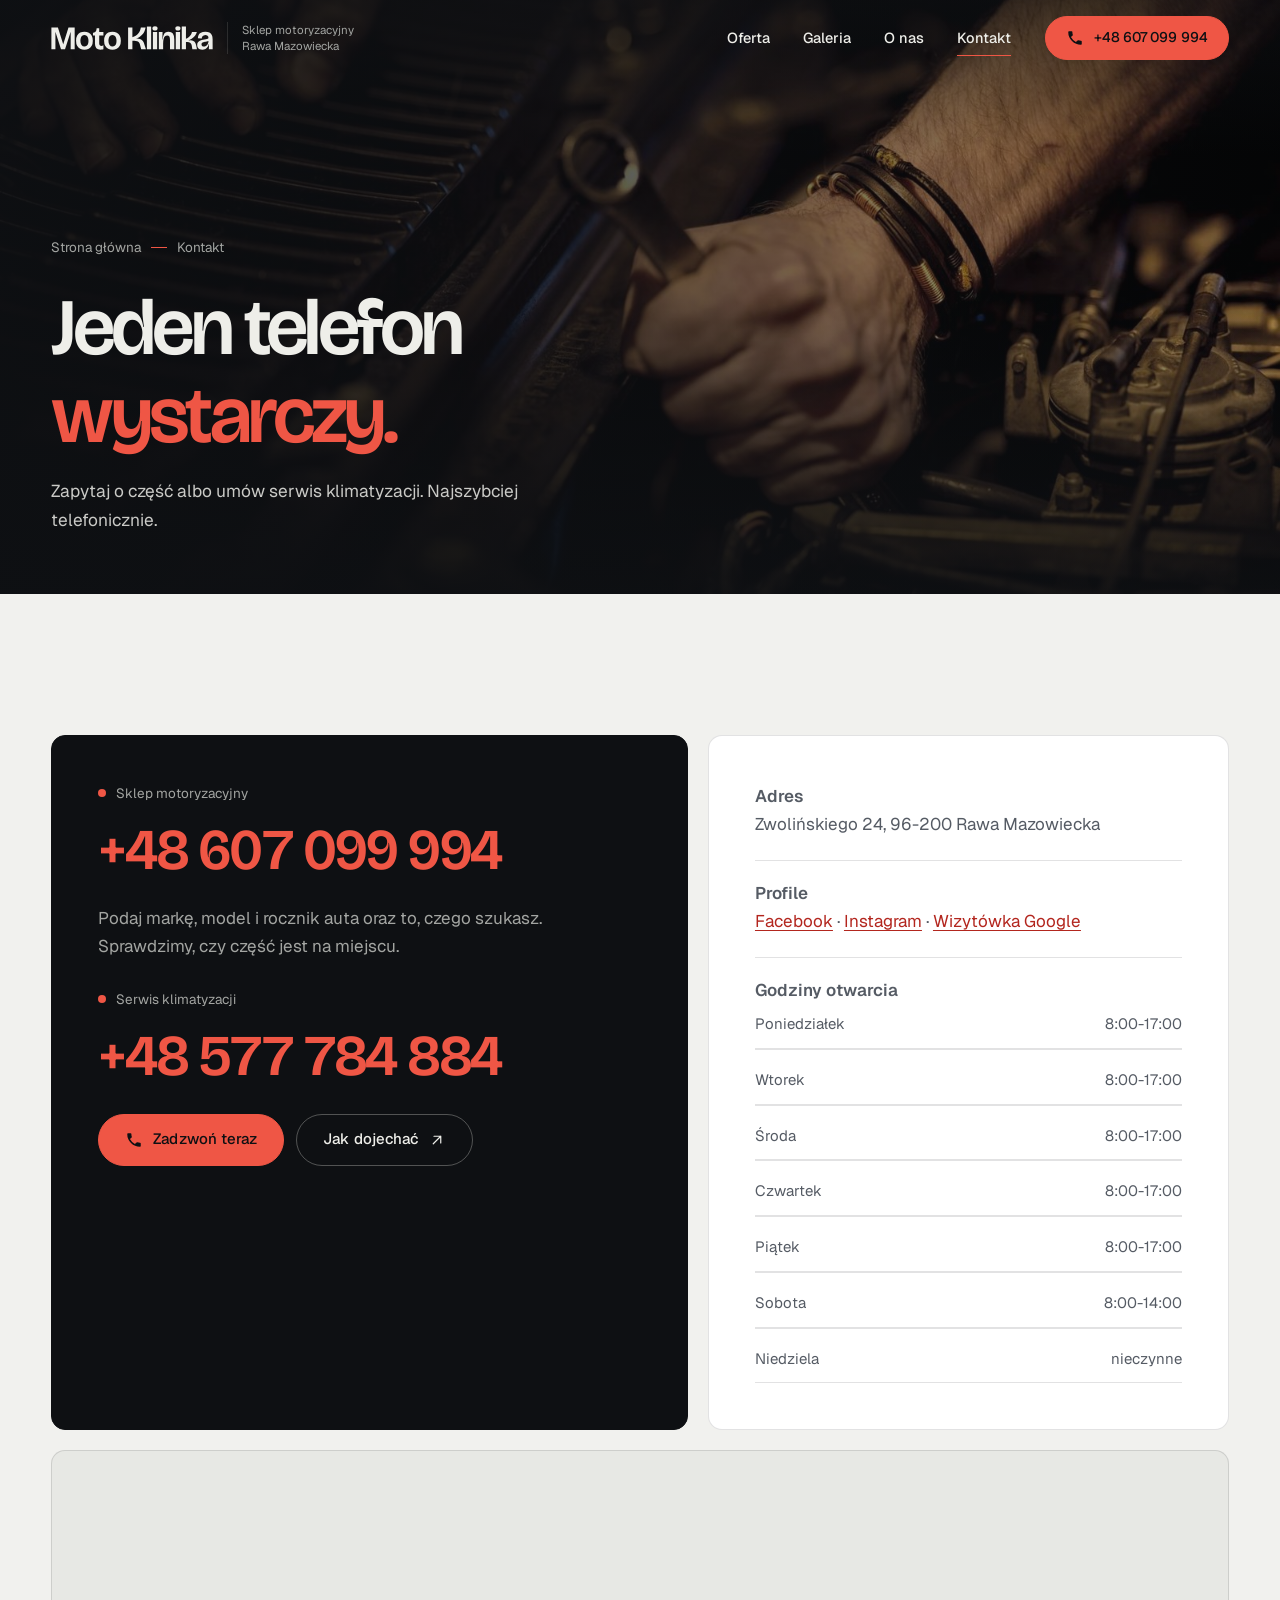
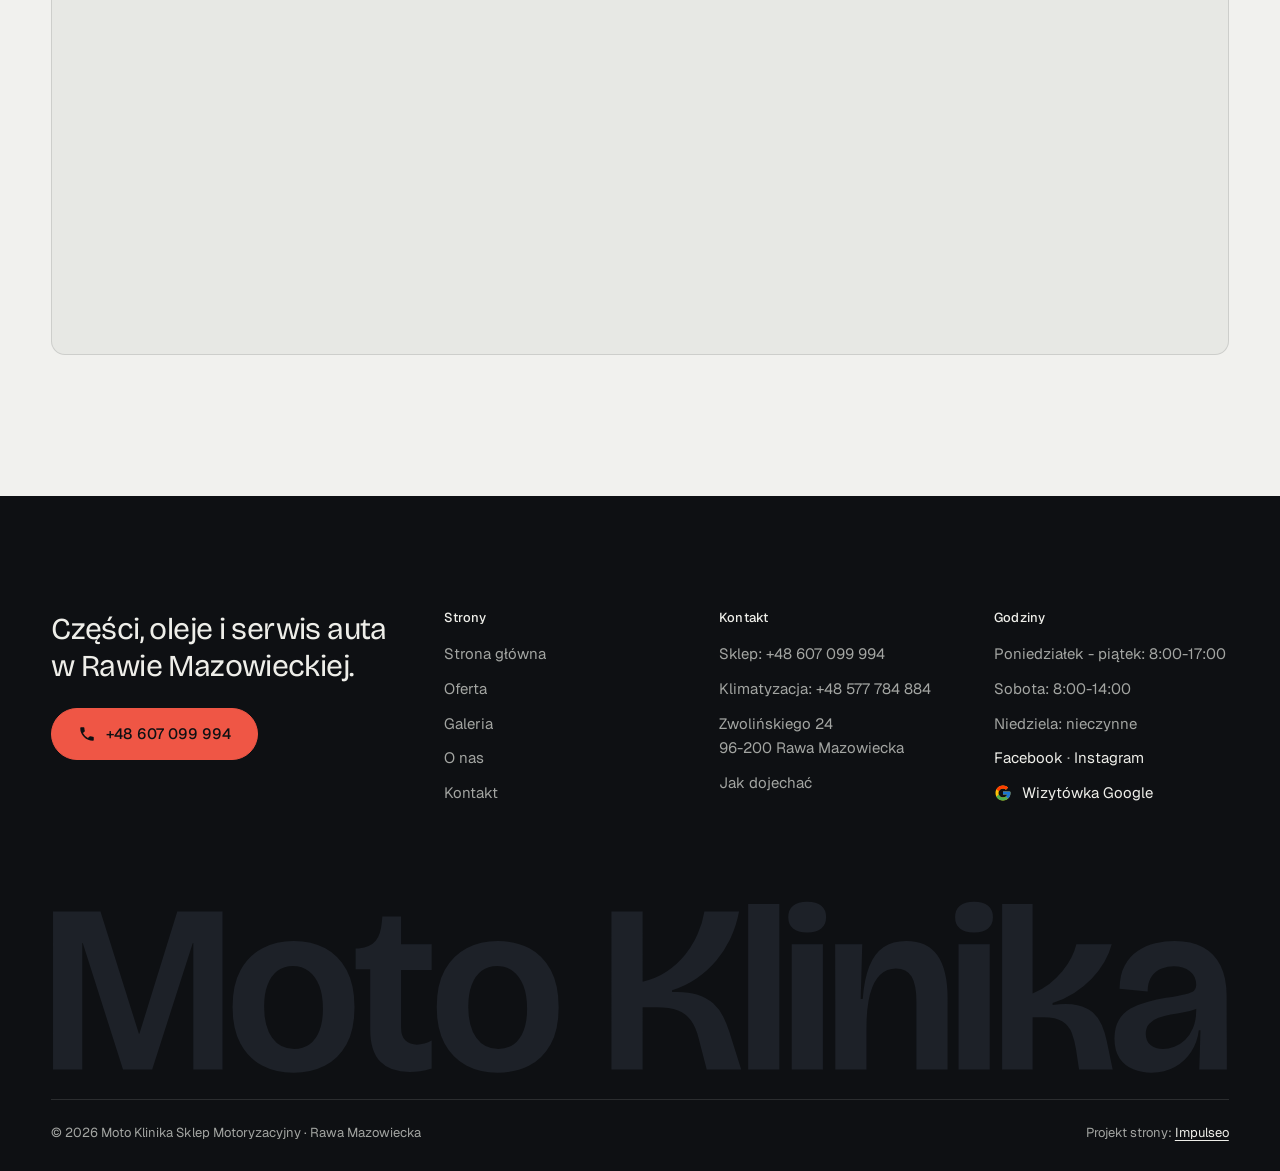
<file: kontakt.html>
<!DOCTYPE html>
<html lang="pl">
<head>
<meta charset="UTF-8">
<meta name="viewport" content="width=device-width, initial-scale=1.0">
<title>Kontakt - Moto Klinika, Zwolińskiego 24, Rawa Mazowiecka</title>
<meta name="description" content="Sklep: +48 607 099 994, serwis klimatyzacji: +48 577 784 884. Zwolińskiego 24, 96-200 Rawa Mazowiecka. Pon.-pt. 8:00-17:00, sobota 8:00-14:00.">
<link rel="canonical" href="https://impulseo-pl.github.io/moto-klinika-sklep-motoryzacyjny/kontakt.html">
<meta name="robots" content="noindex, nofollow">
<meta name="theme-color" content="#0E1013">
<meta property="og:type" content="website">
<meta property="og:locale" content="pl_PL">
<meta property="og:site_name" content="Moto Klinika Sklep Motoryzacyjny">
<meta property="og:title" content="Kontakt - Moto Klinika, Zwolińskiego 24, Rawa Mazowiecka">
<meta property="og:description" content="Sklep: +48 607 099 994, serwis klimatyzacji: +48 577 784 884. Zwolińskiego 24, 96-200 Rawa Mazowiecka. Pon.-pt. 8:00-17:00, sobota 8:00-14:00.">
<meta property="og:url" content="https://impulseo-pl.github.io/moto-klinika-sklep-motoryzacyjny/kontakt.html">
<meta property="og:image" content="https://impulseo-pl.github.io/moto-klinika-sklep-motoryzacyjny/img/og.jpg">
<meta property="og:image:width" content="1200">
<meta property="og:image:height" content="630">
<meta name="twitter:card" content="summary_large_image">

<script>(function(){var d=document.documentElement;d.classList.add('js');try{if(!window.matchMedia('(prefers-reduced-motion: reduce)').matches)d.classList.add('anim');}catch(e){}setTimeout(function(){if(!d.classList.contains('anim-ok'))d.classList.remove('anim');},3500);})();</script>
<link rel="preload" as="image" href="img/head-kontakt.jpg" fetchpriority="high">
<link rel="preconnect" href="https://fonts.googleapis.com">
<link rel="preconnect" href="https://fonts.gstatic.com" crossorigin>
<link href="https://fonts.googleapis.com/css2?family=Bricolage+Grotesque:opsz,wght@12..96,400..700&family=Geist:wght@400..600&display=swap" rel="stylesheet">
<link rel="stylesheet" href="assets/styles.css?v=20261106a">
<script src="assets/lenis.min.js?v=1.1.20" defer></script>
<script src="assets/main.js?v=20261106a" defer></script>
</head>
<body>
<a class="skip" href="#tresc">Przejdź do treści</a>
<header class="site-head">
<div class="head-in">
  <a class="brand" href="index.html" aria-label="Moto Klinika - strona główna">
    <span class="znak"><svg class="wm" viewBox="37 -708 4920 730" role="img" aria-label="Moto Klinika"><path pathLength="1" style="--i:0" d="M45.4 0V-660H243.7L404.2 -149.6H406.2L564.6 -660H753.5V0H631.4V-528.5H629.4L459.7 0H337.8L169.5 -528.8H167.5V0Z"/>
<path pathLength="1" style="--i:1" d="M1050.4 13.7Q976.8 13.7 919 -16.6Q861.2 -47 828.3 -108.1Q795.5 -169.1 795.5 -260.9Q795.5 -354.9 829.2 -415.8Q863 -476.7 920.7 -506.7Q978.4 -536.6 1050.7 -536.6Q1125.4 -536.6 1182.7 -506Q1240 -475.3 1272.5 -414.1Q1305 -352.9 1305 -260.4Q1305 -166.1 1271.6 -105.4Q1238.1 -44.6 1180.4 -15.4Q1122.7 13.7 1050.4 13.7ZM1052.9 -85.8Q1091.1 -85.8 1117.8 -105.4Q1144.5 -125 1158.8 -162.8Q1173.1 -200.5 1173.1 -253.5Q1173.1 -310 1157.9 -349.5Q1142.8 -389.1 1114.7 -410.6Q1086.7 -432.2 1047.5 -432.2Q1010 -432.2 983.2 -412Q956.3 -391.8 941.9 -353.6Q927.4 -315.4 927.4 -262.3Q927.4 -179.4 960.7 -132.6Q993.9 -85.8 1052.9 -85.8Z"/>
<path pathLength="1" style="--i:2" d="M1536.4 10.8Q1453.9 10.8 1412.3 -33Q1370.7 -76.7 1370.7 -165.9V-418.8H1309.7V-505.5H1323.2Q1372.6 -511.1 1393.7 -537.4Q1414.7 -563.7 1419.2 -616.4L1421.3 -639.1H1499.5V-522.6H1627.4V-416H1499.5V-176.4Q1499.5 -137.8 1517.9 -120.6Q1536.2 -103.4 1565.3 -103.4Q1580.8 -103.4 1597.5 -108Q1614.1 -112.6 1627.4 -121.4V-4.1Q1600.6 4.3 1578.3 7.6Q1555.9 10.8 1536.4 10.8Z"/>
<path pathLength="1" style="--i:3" d="M1903.4 13.7Q1829.8 13.7 1772 -16.6Q1714.2 -47 1681.3 -108.1Q1648.5 -169.1 1648.5 -260.9Q1648.5 -354.9 1682.2 -415.8Q1716 -476.7 1773.7 -506.7Q1831.4 -536.6 1903.7 -536.6Q1978.4 -536.6 2035.7 -506Q2093 -475.3 2125.5 -414.1Q2158 -352.9 2158 -260.4Q2158 -166.1 2124.6 -105.4Q2091.1 -44.6 2033.4 -15.4Q1975.7 13.7 1903.4 13.7ZM1905.9 -85.8Q1944.1 -85.8 1970.8 -105.4Q1997.5 -125 2011.8 -162.8Q2026.1 -200.5 2026.1 -253.5Q2026.1 -310 2010.9 -349.5Q1995.8 -389.1 1967.7 -410.6Q1939.7 -432.2 1900.5 -432.2Q1863 -432.2 1836.2 -412Q1809.3 -391.8 1794.9 -353.6Q1780.4 -315.4 1780.4 -262.3Q1780.4 -179.4 1813.7 -132.6Q1846.9 -85.8 1905.9 -85.8Z"/>
<path pathLength="1" style="--i:4" d="M2378.4 0V-660H2508.9V-366.9Q2565 -379.6 2609.5 -409.3Q2653.9 -438.9 2686.3 -479.3Q2718.8 -519.7 2739.1 -566.5Q2759.4 -613.3 2766.9 -660H2911.7Q2901.2 -603 2877.5 -551.3Q2853.8 -499.6 2817.7 -456.6Q2781.6 -413.5 2735.1 -381.3Q2688.6 -349.1 2631.9 -331.1V-323.4Q2693.8 -326.6 2735.3 -313.5Q2776.8 -300.4 2803.3 -276.1Q2829.8 -251.8 2845.7 -220.1Q2861.5 -188.4 2872.1 -154.1L2920.6 0H2776.6L2742.5 -131.4Q2731.4 -175.8 2711.1 -204.3Q2690.9 -232.8 2656.8 -246.4Q2622.7 -260 2567.1 -260H2508.9V0Z"/>
<path pathLength="1" style="--i:5" d="M2949.8 0V-691H3080V0Z"/>
<path pathLength="1" style="--i:6" d="M3131.8 0V-522.6H3262V0ZM3196.2 -572.6Q3157.7 -572.6 3137.5 -589.1Q3117.4 -605.6 3117.4 -636.4Q3117.4 -668 3137.7 -684.2Q3158 -700.4 3196.1 -700.4Q3235.1 -700.4 3255.3 -683.9Q3275.4 -667.3 3275.4 -636Q3275.4 -606 3255.2 -589.3Q3235 -572.6 3196.2 -572.6Z"/>
<path pathLength="1" style="--i:7" d="M3313.8 0V-274.7L3313.2 -522.6H3426.5L3419.9 -294.4H3428.5Q3434.5 -376.6 3455.6 -430.1Q3476.6 -483.6 3515 -510.1Q3553.3 -536.6 3610.6 -536.6Q3697.5 -536.6 3740.3 -476.9Q3783 -417.2 3783 -296.1V0H3652.8V-283.2Q3652.8 -354 3632.5 -388Q3612.3 -422.1 3567 -422.1Q3528.9 -422.1 3501.3 -395.8Q3473.6 -369.6 3458.8 -313.7Q3444 -257.9 3444 -167.8V0Z"/>
<path pathLength="1" style="--i:8" d="M3828.8 0V-522.6H3959V0ZM3893.2 -572.6Q3854.7 -572.6 3834.5 -589.1Q3814.4 -605.6 3814.4 -636.4Q3814.4 -668 3834.7 -684.2Q3855 -700.4 3893.1 -700.4Q3932.1 -700.4 3952.3 -683.9Q3972.4 -667.3 3972.4 -636Q3972.4 -606 3952.2 -589.3Q3932 -572.6 3893.2 -572.6Z"/>
<path pathLength="1" style="--i:9" d="M4010.8 0V-691H4138.2V-317.6Q4177 -333.5 4208.1 -357.4Q4239.2 -381.3 4262.5 -409.8Q4285.8 -438.2 4300.3 -467.5Q4314.9 -496.8 4321 -523.2H4468.9Q4459.1 -485.9 4437.9 -449Q4416.6 -412.1 4384.8 -379Q4353 -345.9 4311.9 -319.8Q4270.7 -293.6 4221.8 -277.8V-269.8Q4284.7 -277.7 4325.4 -268.7Q4366.1 -259.7 4390.2 -238.3Q4414.2 -216.9 4427.3 -186.2Q4440.4 -155.5 4448 -119.3L4472.8 0H4332.3L4319.5 -84.4Q4313.4 -122.4 4301.9 -152.3Q4290.4 -182.3 4263.5 -200.1Q4236.6 -217.9 4184 -218.2L4138.2 -218.5V0Z"/>
<path pathLength="1" style="--i:10" d="M4634.9 13.7Q4594.6 13.7 4559.3 -0.6Q4524.1 -14.9 4502.1 -46.2Q4480.2 -77.6 4480.2 -129.1Q4480.2 -176.3 4498.3 -206.1Q4516.4 -235.8 4547.6 -254.2Q4578.9 -272.5 4617.5 -282.3Q4656.1 -292.1 4696.4 -299.1Q4750.5 -308.8 4777.1 -314.7Q4803.7 -320.5 4812.7 -329Q4821.8 -337.4 4821.8 -352.6Q4821.8 -390.6 4795.3 -410.7Q4768.9 -430.8 4727.9 -430.8Q4702.6 -430.8 4677.6 -421.3Q4652.6 -411.8 4636.1 -389Q4619.5 -366.3 4618.7 -326.2L4501.4 -337.1Q4502.1 -395 4522.6 -433.6Q4543.2 -472.3 4577.1 -494.8Q4611.1 -517.2 4651.3 -526.9Q4691.5 -536.6 4731.5 -536.6Q4801.5 -536.6 4850 -510.4Q4898.4 -484.2 4923.7 -433.3Q4948.9 -382.5 4948.9 -307.7V-211.9Q4949.2 -176.8 4949.4 -141.2Q4949.5 -105.6 4949.7 -70.3Q4949.8 -35.1 4949.8 0H4834.4Q4835.9 -40.2 4837.1 -80Q4838.3 -119.9 4839.5 -163.9H4832.6Q4827.1 -114.7 4800.8 -74.3Q4774.6 -34 4732.3 -10.1Q4690.1 13.7 4634.9 13.7ZM4683 -85.1Q4706.3 -85.1 4730.5 -94.5Q4754.6 -103.8 4775.1 -123.3Q4795.6 -142.8 4808.4 -173.4Q4821.2 -203.9 4821.8 -245.6L4822.1 -269L4848.8 -274.4Q4839.3 -260.2 4817.9 -252Q4796.6 -243.9 4769.6 -239.2Q4742.5 -234.6 4715 -229.6Q4687.4 -224.7 4663.8 -215.7Q4640.2 -206.7 4625.6 -191.2Q4611 -175.7 4611 -148.6Q4611 -118.7 4630.9 -101.9Q4650.7 -85.1 4683 -85.1Z"/></svg></span>
    <span class="brand-sub">Sklep motoryzacyjny<br>Rawa Mazowiecka</span>
  </a>
  <nav class="nav-links" aria-label="Menu główne">
    <a class="nl" href="oferta.html">Oferta</a><a class="nl" href="realizacje.html">Galeria</a><a class="nl" href="o-nas.html">O&nbsp;nas</a><a class="nl" href="kontakt.html" aria-current="page">Kontakt</a>
    <a class="btn btn-copper nav-cta" href="tel:+48607099994"><svg class="ico" width="16" height="16" viewBox="0 0 24 24" fill="none" aria-hidden="true"><path d="M6.6 10.8a15.5 15.5 0 0 0 6.6 6.6l2.2-2.2a1 1 0 0 1 1-.24 11.4 11.4 0 0 0 3.6.58 1 1 0 0 1 1 1V20a1 1 0 0 1-1 1A17 17 0 0 1 3 4a1 1 0 0 1 1-1h3.5a1 1 0 0 1 1 1c0 1.25.2 2.46.58 3.6a1 1 0 0 1-.25 1l-2.23 2.2Z" fill="currentColor"/></svg>+48 607 099 994</a>
  </nav>
  <button class="burger" type="button" aria-label="Otwórz menu" aria-expanded="false" aria-controls="mnav"><span></span><span></span></button>
</div>
</header>

<div class="mnav" id="mnav">
  <div class="mnav-in">
    <a class="ml" href="index.html">Strona główna</a><a class="ml" href="oferta.html">Oferta</a><a class="ml" href="realizacje.html">Galeria</a><a class="ml" href="o-nas.html">O&nbsp;nas</a><a class="ml" href="kontakt.html" aria-current="page">Kontakt</a>
    <div class="mnav-foot">
      <span>Pon.-pt. 8:00-17:00, sobota 8:00-14:00</span>
      <a class="btn btn-copper" href="tel:+48607099994"><svg class="ico" width="16" height="16" viewBox="0 0 24 24" fill="none" aria-hidden="true"><path d="M6.6 10.8a15.5 15.5 0 0 0 6.6 6.6l2.2-2.2a1 1 0 0 1 1-.24 11.4 11.4 0 0 0 3.6.58 1 1 0 0 1 1 1V20a1 1 0 0 1-1 1A17 17 0 0 1 3 4a1 1 0 0 1 1-1h3.5a1 1 0 0 1 1 1c0 1.25.2 2.46.58 3.6a1 1 0 0 1-.25 1l-2.23 2.2Z" fill="currentColor"/></svg>+48 607 099 994</a>
    </div>
  </div>
</div>
<main id="tresc">
<section class="pagehead">
  <div class="pagehead-media"><img src="img/head-kontakt.jpg" alt="Dłoń z kluczem przy silniku auta" width="1600" height="1200" decoding="async" fetchpriority="high"></div>
  <div class="ph-in">
    <p class="crumb up" style="--d:0"><a href="index.html">Strona główna</a><span class="sl" aria-hidden="true"></span>Kontakt</p>
    <h1><span class="ln"><span class="ln-i" style="--k:0">Jeden telefon</span></span><span class="ln"><span class="ln-i" style="--k:1"><em>wystarczy.</em></span></span></h1>
    <p class="ph-lead up" style="--d:300">Zapytaj o&nbsp;część albo umów serwis klimatyzacji. Najszybciej telefonicznie.</p>
  </div>
</section>

<section class="sec">
  <div class="wrap">
    <div class="k-grid">
      <div class="k-card dark rv">
        <span class="lbl"><span class="live" aria-hidden="true"></span>Sklep motoryzacyjny</span>
        <a class="k-phone" href="tel:+48607099994">+48 607 099 994</a>
        <p>Podaj markę, model i&nbsp;rocznik auta oraz to, czego szukasz. Sprawdzimy, czy część jest na miejscu.</p>
        <span class="lbl" style="margin-top:28px"><span class="live" aria-hidden="true"></span>Serwis klimatyzacji</span>
        <a class="k-phone" href="tel:+48577784884">+48 577 784 884</a>
        <div class="cta-row" style="margin-top:4px">
          <a class="btn btn-copper" href="tel:+48607099994"><svg class="ico" width="16" height="16" viewBox="0 0 24 24" fill="none" aria-hidden="true"><path d="M6.6 10.8a15.5 15.5 0 0 0 6.6 6.6l2.2-2.2a1 1 0 0 1 1-.24 11.4 11.4 0 0 0 3.6.58 1 1 0 0 1 1 1V20a1 1 0 0 1-1 1A17 17 0 0 1 3 4a1 1 0 0 1 1-1h3.5a1 1 0 0 1 1 1c0 1.25.2 2.46.58 3.6a1 1 0 0 1-.25 1l-2.23 2.2Z" fill="currentColor"/></svg>Zadzwoń teraz</a>
          <a class="btn btn-ghost" href="https://maps.google.com/?cid=1310329849134643692&amp;g_mp=Cidnb29nbGUubWFwcy5wbGFjZXMudjEuUGxhY2VzLlNlYXJjaFRleHQQAhgEIAA" target="_blank" rel="noopener">Jak dojechać<svg class="ico" width="18" height="18" viewBox="0 0 24 24" fill="none" stroke="currentColor" stroke-width="1.6" stroke-linecap="round" stroke-linejoin="round" aria-hidden="true"><path d="M7 17 17 7M8 7h9v9"/></svg></a>
        </div>
      </div>
      <div class="k-card rv" style="--d:120">
        <ul class="k-list bez">
          <li><span><b>Adres</b>Zwolińskiego 24, 96-200 Rawa Mazowiecka</span></li>
          <li><span><b>Profile</b><a class="u" href="https://www.facebook.com/fhumotoklinika/" target="_blank" rel="noopener">Facebook</a> · <a class="u" href="https://www.instagram.com/motoklinikarawa/" target="_blank" rel="noopener">Instagram</a> · <a class="u" href="https://maps.google.com/?cid=1310329849134643692&amp;g_mp=Cidnb29nbGUubWFwcy5wbGFjZXMudjEuUGxhY2VzLlNlYXJjaFRleHQQAhgEIAA" target="_blank" rel="noopener">Wizytówka Google</a></span></li>
          <li><span><b>Godziny otwarcia</b>
            <ul class="hours"><li><span>Poniedziałek</span><span>8:00-17:00</span></li><li><span>Wtorek</span><span>8:00-17:00</span></li><li><span>Środa</span><span>8:00-17:00</span></li><li><span>Czwartek</span><span>8:00-17:00</span></li><li><span>Piątek</span><span>8:00-17:00</span></li><li><span>Sobota</span><span>8:00-14:00</span></li><li><span>Niedziela</span><span>nieczynne</span></li></ul></span></li>
        </ul>
      </div>
    </div>
    <div class="map map-lg rv">
      <iframe title="Mapa dojazdu - Moto Klinika, Zwolińskiego 24, Rawa Mazowiecka" src="https://maps.google.com/maps?q=51.7577573,20.2513753&amp;z=15&amp;output=embed" loading="lazy" referrerpolicy="no-referrer-when-downgrade"></iframe>
    </div>
  </div>
</section>
</main>
<footer class="site-foot">
  <div class="wrap">
    <div class="foot-top">
      <div>
        <p class="foot-claim">Części, oleje i&nbsp;serwis auta w&nbsp;Rawie Mazowieckiej.</p>
        <a class="btn btn-copper" href="tel:+48607099994"><svg class="ico" width="16" height="16" viewBox="0 0 24 24" fill="none" aria-hidden="true"><path d="M6.6 10.8a15.5 15.5 0 0 0 6.6 6.6l2.2-2.2a1 1 0 0 1 1-.24 11.4 11.4 0 0 0 3.6.58 1 1 0 0 1 1 1V20a1 1 0 0 1-1 1A17 17 0 0 1 3 4a1 1 0 0 1 1-1h3.5a1 1 0 0 1 1 1c0 1.25.2 2.46.58 3.6a1 1 0 0 1-.25 1l-2.23 2.2Z" fill="currentColor"/></svg>+48 607 099 994</a>
      </div>
      <div>
        <h4>Strony</h4>
        <ul><li><a href="index.html">Strona główna</a></li><li><a href="oferta.html">Oferta</a></li><li><a href="realizacje.html">Galeria</a></li><li><a href="o-nas.html">O&nbsp;nas</a></li><li><a href="kontakt.html">Kontakt</a></li></ul>
      </div>
      <div>
        <h4>Kontakt</h4>
        <ul>
          <li><a href="tel:+48607099994">Sklep: +48 607 099 994</a></li>
          <li><a href="tel:+48577784884">Klimatyzacja: +48 577 784 884</a></li>
          <li>Zwolińskiego 24<br>96-200 Rawa Mazowiecka</li>
          <li><a href="https://maps.google.com/?cid=1310329849134643692&amp;g_mp=Cidnb29nbGUubWFwcy5wbGFjZXMudjEuUGxhY2VzLlNlYXJjaFRleHQQAhgEIAA" target="_blank" rel="noopener">Jak dojechać</a></li>
        </ul>
      </div>
      <div>
        <h4>Godziny</h4>
        <ul>
          <li>Poniedziałek - piątek: 8:00-17:00</li>
          <li>Sobota: 8:00-14:00</li>
          <li>Niedziela: nieczynne</li>
          <li><a class="soc" href="https://www.facebook.com/fhumotoklinika/" target="_blank" rel="noopener">Facebook</a> · <a class="soc" href="https://www.instagram.com/motoklinikarawa/" target="_blank" rel="noopener">Instagram</a></li>
          <li><a class="soc" href="https://maps.google.com/?cid=1310329849134643692&amp;g_mp=Cidnb29nbGUubWFwcy5wbGFjZXMudjEuUGxhY2VzLlNlYXJjaFRleHQQAhgEIAA" target="_blank" rel="noopener" aria-label="Wizytówka Moto Klinika w Google"><svg class="g-logo" viewBox="0 0 48 48" aria-hidden="true"><path fill="#FFC107" d="M43.6 20.5H42V20H24v8h11.3C33.7 32.7 29.2 36 24 36c-6.6 0-12-5.4-12-12s5.4-12 12-12c3.1 0 5.8 1.2 7.9 3.1l5.7-5.7C34 6.1 29.3 4 24 4 12.9 4 4 12.9 4 24s8.9 20 20 20 20-8.9 20-20c0-1.3-.1-2.4-.4-3.5z"/><path fill="#FF3D00" d="m6.3 14.7 6.6 4.8C14.7 15.1 19 12 24 12c3.1 0 5.8 1.2 7.9 3.1l5.7-5.7C34 6.1 29.3 4 24 4 16.3 4 9.7 8.3 6.3 14.7z"/><path fill="#4CAF50" d="M24 44c5.2 0 9.9-2 13.4-5.2l-6.2-5.2A11.9 11.9 0 0 1 24 36c-5.2 0-9.6-3.3-11.3-7.9l-6.5 5C9.5 39.6 16.2 44 24 44z"/><path fill="#1976D2" d="M43.6 20.5H42V20H24v8h11.3a12 12 0 0 1-4.1 5.6l6.2 5.2C37 39.2 44 34 44 24c0-1.3-.1-2.4-.4-3.5z"/></svg>Wizytówka Google</a></li>
        </ul>
      </div>
    </div>
    <div class="foot-mark" aria-hidden="true"><svg class="wm-foot" viewBox="37 -708 4920 730" aria-hidden="true" focusable="false"><path pathLength="1" style="--i:0" d="M45.4 0V-660H243.7L404.2 -149.6H406.2L564.6 -660H753.5V0H631.4V-528.5H629.4L459.7 0H337.8L169.5 -528.8H167.5V0Z"/>
<path pathLength="1" style="--i:1" d="M1050.4 13.7Q976.8 13.7 919 -16.6Q861.2 -47 828.3 -108.1Q795.5 -169.1 795.5 -260.9Q795.5 -354.9 829.2 -415.8Q863 -476.7 920.7 -506.7Q978.4 -536.6 1050.7 -536.6Q1125.4 -536.6 1182.7 -506Q1240 -475.3 1272.5 -414.1Q1305 -352.9 1305 -260.4Q1305 -166.1 1271.6 -105.4Q1238.1 -44.6 1180.4 -15.4Q1122.7 13.7 1050.4 13.7ZM1052.9 -85.8Q1091.1 -85.8 1117.8 -105.4Q1144.5 -125 1158.8 -162.8Q1173.1 -200.5 1173.1 -253.5Q1173.1 -310 1157.9 -349.5Q1142.8 -389.1 1114.7 -410.6Q1086.7 -432.2 1047.5 -432.2Q1010 -432.2 983.2 -412Q956.3 -391.8 941.9 -353.6Q927.4 -315.4 927.4 -262.3Q927.4 -179.4 960.7 -132.6Q993.9 -85.8 1052.9 -85.8Z"/>
<path pathLength="1" style="--i:2" d="M1536.4 10.8Q1453.9 10.8 1412.3 -33Q1370.7 -76.7 1370.7 -165.9V-418.8H1309.7V-505.5H1323.2Q1372.6 -511.1 1393.7 -537.4Q1414.7 -563.7 1419.2 -616.4L1421.3 -639.1H1499.5V-522.6H1627.4V-416H1499.5V-176.4Q1499.5 -137.8 1517.9 -120.6Q1536.2 -103.4 1565.3 -103.4Q1580.8 -103.4 1597.5 -108Q1614.1 -112.6 1627.4 -121.4V-4.1Q1600.6 4.3 1578.3 7.6Q1555.9 10.8 1536.4 10.8Z"/>
<path pathLength="1" style="--i:3" d="M1903.4 13.7Q1829.8 13.7 1772 -16.6Q1714.2 -47 1681.3 -108.1Q1648.5 -169.1 1648.5 -260.9Q1648.5 -354.9 1682.2 -415.8Q1716 -476.7 1773.7 -506.7Q1831.4 -536.6 1903.7 -536.6Q1978.4 -536.6 2035.7 -506Q2093 -475.3 2125.5 -414.1Q2158 -352.9 2158 -260.4Q2158 -166.1 2124.6 -105.4Q2091.1 -44.6 2033.4 -15.4Q1975.7 13.7 1903.4 13.7ZM1905.9 -85.8Q1944.1 -85.8 1970.8 -105.4Q1997.5 -125 2011.8 -162.8Q2026.1 -200.5 2026.1 -253.5Q2026.1 -310 2010.9 -349.5Q1995.8 -389.1 1967.7 -410.6Q1939.7 -432.2 1900.5 -432.2Q1863 -432.2 1836.2 -412Q1809.3 -391.8 1794.9 -353.6Q1780.4 -315.4 1780.4 -262.3Q1780.4 -179.4 1813.7 -132.6Q1846.9 -85.8 1905.9 -85.8Z"/>
<path pathLength="1" style="--i:4" d="M2378.4 0V-660H2508.9V-366.9Q2565 -379.6 2609.5 -409.3Q2653.9 -438.9 2686.3 -479.3Q2718.8 -519.7 2739.1 -566.5Q2759.4 -613.3 2766.9 -660H2911.7Q2901.2 -603 2877.5 -551.3Q2853.8 -499.6 2817.7 -456.6Q2781.6 -413.5 2735.1 -381.3Q2688.6 -349.1 2631.9 -331.1V-323.4Q2693.8 -326.6 2735.3 -313.5Q2776.8 -300.4 2803.3 -276.1Q2829.8 -251.8 2845.7 -220.1Q2861.5 -188.4 2872.1 -154.1L2920.6 0H2776.6L2742.5 -131.4Q2731.4 -175.8 2711.1 -204.3Q2690.9 -232.8 2656.8 -246.4Q2622.7 -260 2567.1 -260H2508.9V0Z"/>
<path pathLength="1" style="--i:5" d="M2949.8 0V-691H3080V0Z"/>
<path pathLength="1" style="--i:6" d="M3131.8 0V-522.6H3262V0ZM3196.2 -572.6Q3157.7 -572.6 3137.5 -589.1Q3117.4 -605.6 3117.4 -636.4Q3117.4 -668 3137.7 -684.2Q3158 -700.4 3196.1 -700.4Q3235.1 -700.4 3255.3 -683.9Q3275.4 -667.3 3275.4 -636Q3275.4 -606 3255.2 -589.3Q3235 -572.6 3196.2 -572.6Z"/>
<path pathLength="1" style="--i:7" d="M3313.8 0V-274.7L3313.2 -522.6H3426.5L3419.9 -294.4H3428.5Q3434.5 -376.6 3455.6 -430.1Q3476.6 -483.6 3515 -510.1Q3553.3 -536.6 3610.6 -536.6Q3697.5 -536.6 3740.3 -476.9Q3783 -417.2 3783 -296.1V0H3652.8V-283.2Q3652.8 -354 3632.5 -388Q3612.3 -422.1 3567 -422.1Q3528.9 -422.1 3501.3 -395.8Q3473.6 -369.6 3458.8 -313.7Q3444 -257.9 3444 -167.8V0Z"/>
<path pathLength="1" style="--i:8" d="M3828.8 0V-522.6H3959V0ZM3893.2 -572.6Q3854.7 -572.6 3834.5 -589.1Q3814.4 -605.6 3814.4 -636.4Q3814.4 -668 3834.7 -684.2Q3855 -700.4 3893.1 -700.4Q3932.1 -700.4 3952.3 -683.9Q3972.4 -667.3 3972.4 -636Q3972.4 -606 3952.2 -589.3Q3932 -572.6 3893.2 -572.6Z"/>
<path pathLength="1" style="--i:9" d="M4010.8 0V-691H4138.2V-317.6Q4177 -333.5 4208.1 -357.4Q4239.2 -381.3 4262.5 -409.8Q4285.8 -438.2 4300.3 -467.5Q4314.9 -496.8 4321 -523.2H4468.9Q4459.1 -485.9 4437.9 -449Q4416.6 -412.1 4384.8 -379Q4353 -345.9 4311.9 -319.8Q4270.7 -293.6 4221.8 -277.8V-269.8Q4284.7 -277.7 4325.4 -268.7Q4366.1 -259.7 4390.2 -238.3Q4414.2 -216.9 4427.3 -186.2Q4440.4 -155.5 4448 -119.3L4472.8 0H4332.3L4319.5 -84.4Q4313.4 -122.4 4301.9 -152.3Q4290.4 -182.3 4263.5 -200.1Q4236.6 -217.9 4184 -218.2L4138.2 -218.5V0Z"/>
<path pathLength="1" style="--i:10" d="M4634.9 13.7Q4594.6 13.7 4559.3 -0.6Q4524.1 -14.9 4502.1 -46.2Q4480.2 -77.6 4480.2 -129.1Q4480.2 -176.3 4498.3 -206.1Q4516.4 -235.8 4547.6 -254.2Q4578.9 -272.5 4617.5 -282.3Q4656.1 -292.1 4696.4 -299.1Q4750.5 -308.8 4777.1 -314.7Q4803.7 -320.5 4812.7 -329Q4821.8 -337.4 4821.8 -352.6Q4821.8 -390.6 4795.3 -410.7Q4768.9 -430.8 4727.9 -430.8Q4702.6 -430.8 4677.6 -421.3Q4652.6 -411.8 4636.1 -389Q4619.5 -366.3 4618.7 -326.2L4501.4 -337.1Q4502.1 -395 4522.6 -433.6Q4543.2 -472.3 4577.1 -494.8Q4611.1 -517.2 4651.3 -526.9Q4691.5 -536.6 4731.5 -536.6Q4801.5 -536.6 4850 -510.4Q4898.4 -484.2 4923.7 -433.3Q4948.9 -382.5 4948.9 -307.7V-211.9Q4949.2 -176.8 4949.4 -141.2Q4949.5 -105.6 4949.7 -70.3Q4949.8 -35.1 4949.8 0H4834.4Q4835.9 -40.2 4837.1 -80Q4838.3 -119.9 4839.5 -163.9H4832.6Q4827.1 -114.7 4800.8 -74.3Q4774.6 -34 4732.3 -10.1Q4690.1 13.7 4634.9 13.7ZM4683 -85.1Q4706.3 -85.1 4730.5 -94.5Q4754.6 -103.8 4775.1 -123.3Q4795.6 -142.8 4808.4 -173.4Q4821.2 -203.9 4821.8 -245.6L4822.1 -269L4848.8 -274.4Q4839.3 -260.2 4817.9 -252Q4796.6 -243.9 4769.6 -239.2Q4742.5 -234.6 4715 -229.6Q4687.4 -224.7 4663.8 -215.7Q4640.2 -206.7 4625.6 -191.2Q4611 -175.7 4611 -148.6Q4611 -118.7 4630.9 -101.9Q4650.7 -85.1 4683 -85.1Z"/></svg></div>
    <div class="foot-bottom">
      <span>© 2026 Moto Klinika Sklep Motoryzacyjny · Rawa Mazowiecka</span>
      <span>Projekt strony: <a class="foot-credit" href="https://impulseo.pl" target="_blank" rel="noopener">Impulseo</a></span>
    </div>
  </div>
</footer>
<div class="sticky-call">
  <a class="btn btn-copper" href="tel:+48607099994"><svg class="ico" width="16" height="16" viewBox="0 0 24 24" fill="none" aria-hidden="true"><path d="M6.6 10.8a15.5 15.5 0 0 0 6.6 6.6l2.2-2.2a1 1 0 0 1 1-.24 11.4 11.4 0 0 0 3.6.58 1 1 0 0 1 1 1V20a1 1 0 0 1-1 1A17 17 0 0 1 3 4a1 1 0 0 1 1-1h3.5a1 1 0 0 1 1 1c0 1.25.2 2.46.58 3.6a1 1 0 0 1-.25 1l-2.23 2.2Z" fill="currentColor"/></svg>Zadzwoń</a>
  <a class="btn btn-ghost" href="kontakt.html">Kontakt i&nbsp;dojazd</a>
</div>
</body>
</html>
</file>
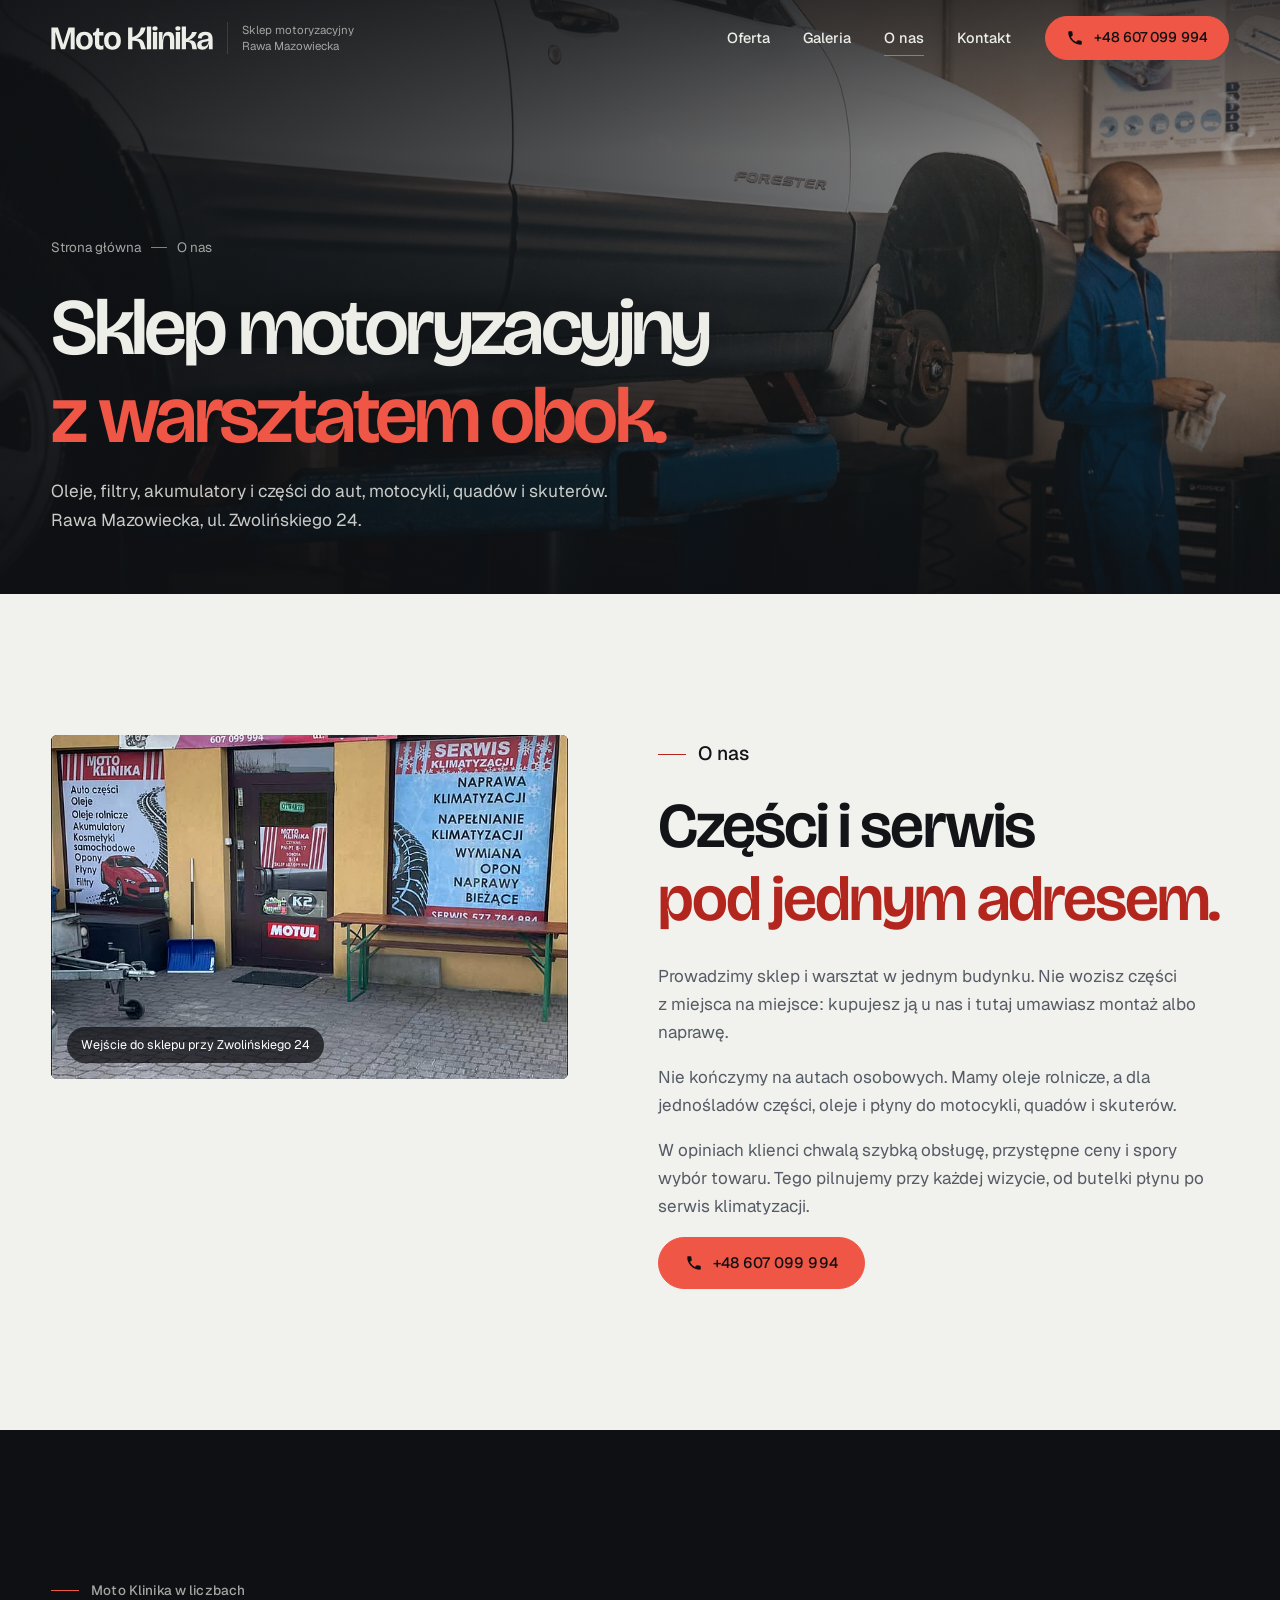
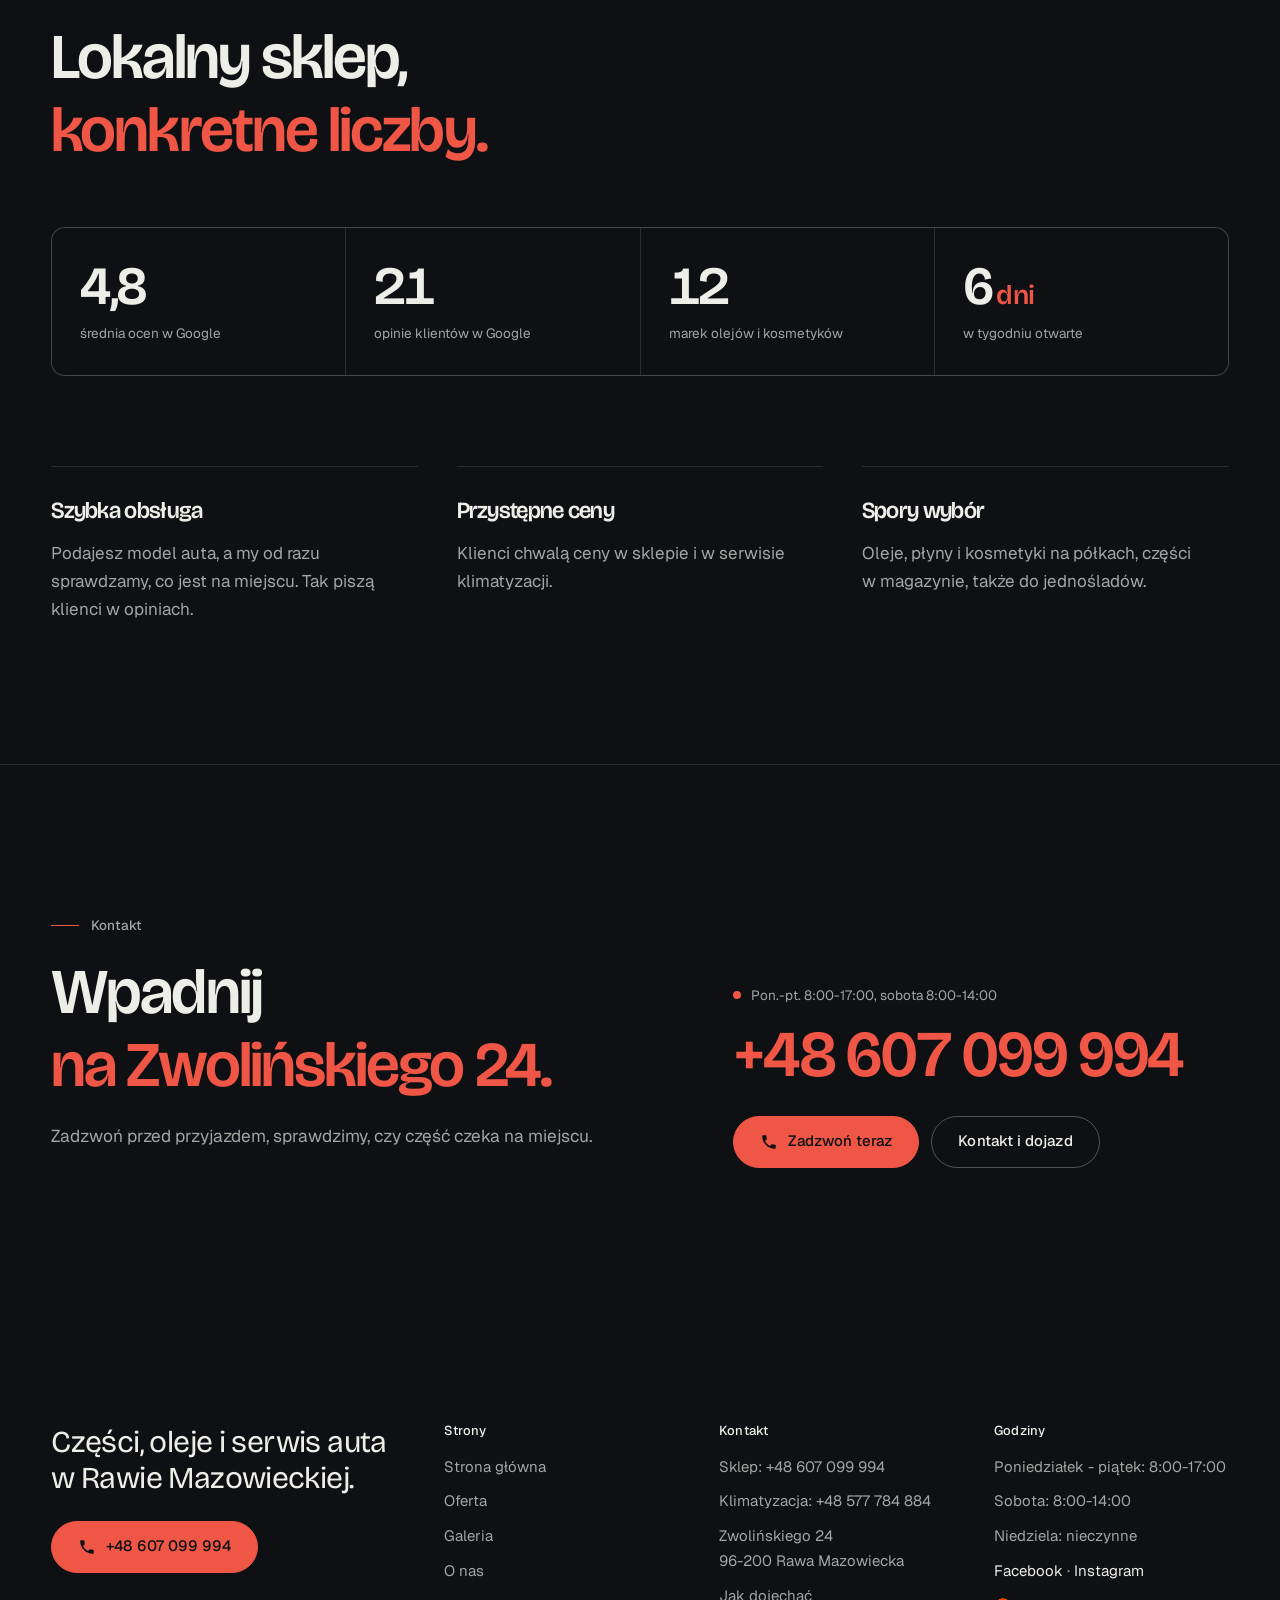
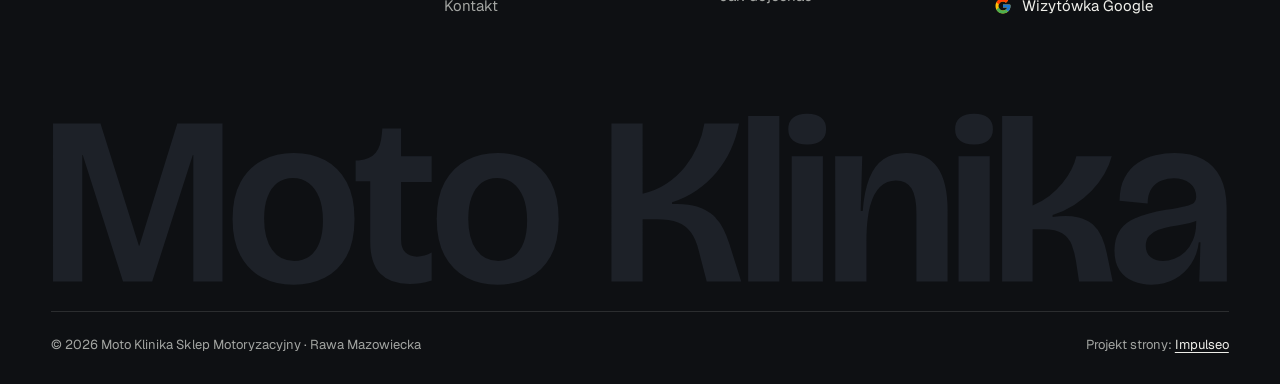
<file: o-nas.html>
<!DOCTYPE html>
<html lang="pl">
<head>
<meta charset="UTF-8">
<meta name="viewport" content="width=device-width, initial-scale=1.0">
<title>O nas - Moto Klinika, sklep motoryzacyjny Rawa Mazowiecka</title>
<meta name="description" content="Sklep motoryzacyjny z warsztatem w Rawie Mazowieckiej. Oleje, filtry, akumulatory i części do aut, motocykli, quadów i skuterów.">
<link rel="canonical" href="https://impulseo-pl.github.io/moto-klinika-sklep-motoryzacyjny/o-nas.html">
<meta name="robots" content="noindex, nofollow">
<meta name="theme-color" content="#0E1013">
<meta property="og:type" content="website">
<meta property="og:locale" content="pl_PL">
<meta property="og:site_name" content="Moto Klinika Sklep Motoryzacyjny">
<meta property="og:title" content="O nas - Moto Klinika, sklep motoryzacyjny Rawa Mazowiecka">
<meta property="og:description" content="Sklep motoryzacyjny z warsztatem w Rawie Mazowieckiej. Oleje, filtry, akumulatory i części do aut, motocykli, quadów i skuterów.">
<meta property="og:url" content="https://impulseo-pl.github.io/moto-klinika-sklep-motoryzacyjny/o-nas.html">
<meta property="og:image" content="https://impulseo-pl.github.io/moto-klinika-sklep-motoryzacyjny/img/og.jpg">
<meta property="og:image:width" content="1200">
<meta property="og:image:height" content="630">
<meta name="twitter:card" content="summary_large_image">

<script>(function(){var d=document.documentElement;d.classList.add('js');try{if(!window.matchMedia('(prefers-reduced-motion: reduce)').matches)d.classList.add('anim');}catch(e){}setTimeout(function(){if(!d.classList.contains('anim-ok'))d.classList.remove('anim');},3500);})();</script>
<link rel="preload" as="image" href="img/head-o-nas.jpg" fetchpriority="high">
<link rel="preconnect" href="https://fonts.googleapis.com">
<link rel="preconnect" href="https://fonts.gstatic.com" crossorigin>
<link href="https://fonts.googleapis.com/css2?family=Bricolage+Grotesque:opsz,wght@12..96,400..700&family=Geist:wght@400..600&display=swap" rel="stylesheet">
<link rel="stylesheet" href="assets/styles.css?v=20261106a">
<script src="assets/lenis.min.js?v=1.1.20" defer></script>
<script src="assets/main.js?v=20261106a" defer></script>
</head>
<body>
<a class="skip" href="#tresc">Przejdź do treści</a>
<header class="site-head">
<div class="head-in">
  <a class="brand" href="index.html" aria-label="Moto Klinika - strona główna">
    <span class="znak"><svg class="wm" viewBox="37 -708 4920 730" role="img" aria-label="Moto Klinika"><path pathLength="1" style="--i:0" d="M45.4 0V-660H243.7L404.2 -149.6H406.2L564.6 -660H753.5V0H631.4V-528.5H629.4L459.7 0H337.8L169.5 -528.8H167.5V0Z"/>
<path pathLength="1" style="--i:1" d="M1050.4 13.7Q976.8 13.7 919 -16.6Q861.2 -47 828.3 -108.1Q795.5 -169.1 795.5 -260.9Q795.5 -354.9 829.2 -415.8Q863 -476.7 920.7 -506.7Q978.4 -536.6 1050.7 -536.6Q1125.4 -536.6 1182.7 -506Q1240 -475.3 1272.5 -414.1Q1305 -352.9 1305 -260.4Q1305 -166.1 1271.6 -105.4Q1238.1 -44.6 1180.4 -15.4Q1122.7 13.7 1050.4 13.7ZM1052.9 -85.8Q1091.1 -85.8 1117.8 -105.4Q1144.5 -125 1158.8 -162.8Q1173.1 -200.5 1173.1 -253.5Q1173.1 -310 1157.9 -349.5Q1142.8 -389.1 1114.7 -410.6Q1086.7 -432.2 1047.5 -432.2Q1010 -432.2 983.2 -412Q956.3 -391.8 941.9 -353.6Q927.4 -315.4 927.4 -262.3Q927.4 -179.4 960.7 -132.6Q993.9 -85.8 1052.9 -85.8Z"/>
<path pathLength="1" style="--i:2" d="M1536.4 10.8Q1453.9 10.8 1412.3 -33Q1370.7 -76.7 1370.7 -165.9V-418.8H1309.7V-505.5H1323.2Q1372.6 -511.1 1393.7 -537.4Q1414.7 -563.7 1419.2 -616.4L1421.3 -639.1H1499.5V-522.6H1627.4V-416H1499.5V-176.4Q1499.5 -137.8 1517.9 -120.6Q1536.2 -103.4 1565.3 -103.4Q1580.8 -103.4 1597.5 -108Q1614.1 -112.6 1627.4 -121.4V-4.1Q1600.6 4.3 1578.3 7.6Q1555.9 10.8 1536.4 10.8Z"/>
<path pathLength="1" style="--i:3" d="M1903.4 13.7Q1829.8 13.7 1772 -16.6Q1714.2 -47 1681.3 -108.1Q1648.5 -169.1 1648.5 -260.9Q1648.5 -354.9 1682.2 -415.8Q1716 -476.7 1773.7 -506.7Q1831.4 -536.6 1903.7 -536.6Q1978.4 -536.6 2035.7 -506Q2093 -475.3 2125.5 -414.1Q2158 -352.9 2158 -260.4Q2158 -166.1 2124.6 -105.4Q2091.1 -44.6 2033.4 -15.4Q1975.7 13.7 1903.4 13.7ZM1905.9 -85.8Q1944.1 -85.8 1970.8 -105.4Q1997.5 -125 2011.8 -162.8Q2026.1 -200.5 2026.1 -253.5Q2026.1 -310 2010.9 -349.5Q1995.8 -389.1 1967.7 -410.6Q1939.7 -432.2 1900.5 -432.2Q1863 -432.2 1836.2 -412Q1809.3 -391.8 1794.9 -353.6Q1780.4 -315.4 1780.4 -262.3Q1780.4 -179.4 1813.7 -132.6Q1846.9 -85.8 1905.9 -85.8Z"/>
<path pathLength="1" style="--i:4" d="M2378.4 0V-660H2508.9V-366.9Q2565 -379.6 2609.5 -409.3Q2653.9 -438.9 2686.3 -479.3Q2718.8 -519.7 2739.1 -566.5Q2759.4 -613.3 2766.9 -660H2911.7Q2901.2 -603 2877.5 -551.3Q2853.8 -499.6 2817.7 -456.6Q2781.6 -413.5 2735.1 -381.3Q2688.6 -349.1 2631.9 -331.1V-323.4Q2693.8 -326.6 2735.3 -313.5Q2776.8 -300.4 2803.3 -276.1Q2829.8 -251.8 2845.7 -220.1Q2861.5 -188.4 2872.1 -154.1L2920.6 0H2776.6L2742.5 -131.4Q2731.4 -175.8 2711.1 -204.3Q2690.9 -232.8 2656.8 -246.4Q2622.7 -260 2567.1 -260H2508.9V0Z"/>
<path pathLength="1" style="--i:5" d="M2949.8 0V-691H3080V0Z"/>
<path pathLength="1" style="--i:6" d="M3131.8 0V-522.6H3262V0ZM3196.2 -572.6Q3157.7 -572.6 3137.5 -589.1Q3117.4 -605.6 3117.4 -636.4Q3117.4 -668 3137.7 -684.2Q3158 -700.4 3196.1 -700.4Q3235.1 -700.4 3255.3 -683.9Q3275.4 -667.3 3275.4 -636Q3275.4 -606 3255.2 -589.3Q3235 -572.6 3196.2 -572.6Z"/>
<path pathLength="1" style="--i:7" d="M3313.8 0V-274.7L3313.2 -522.6H3426.5L3419.9 -294.4H3428.5Q3434.5 -376.6 3455.6 -430.1Q3476.6 -483.6 3515 -510.1Q3553.3 -536.6 3610.6 -536.6Q3697.5 -536.6 3740.3 -476.9Q3783 -417.2 3783 -296.1V0H3652.8V-283.2Q3652.8 -354 3632.5 -388Q3612.3 -422.1 3567 -422.1Q3528.9 -422.1 3501.3 -395.8Q3473.6 -369.6 3458.8 -313.7Q3444 -257.9 3444 -167.8V0Z"/>
<path pathLength="1" style="--i:8" d="M3828.8 0V-522.6H3959V0ZM3893.2 -572.6Q3854.7 -572.6 3834.5 -589.1Q3814.4 -605.6 3814.4 -636.4Q3814.4 -668 3834.7 -684.2Q3855 -700.4 3893.1 -700.4Q3932.1 -700.4 3952.3 -683.9Q3972.4 -667.3 3972.4 -636Q3972.4 -606 3952.2 -589.3Q3932 -572.6 3893.2 -572.6Z"/>
<path pathLength="1" style="--i:9" d="M4010.8 0V-691H4138.2V-317.6Q4177 -333.5 4208.1 -357.4Q4239.2 -381.3 4262.5 -409.8Q4285.8 -438.2 4300.3 -467.5Q4314.9 -496.8 4321 -523.2H4468.9Q4459.1 -485.9 4437.9 -449Q4416.6 -412.1 4384.8 -379Q4353 -345.9 4311.9 -319.8Q4270.7 -293.6 4221.8 -277.8V-269.8Q4284.7 -277.7 4325.4 -268.7Q4366.1 -259.7 4390.2 -238.3Q4414.2 -216.9 4427.3 -186.2Q4440.4 -155.5 4448 -119.3L4472.8 0H4332.3L4319.5 -84.4Q4313.4 -122.4 4301.9 -152.3Q4290.4 -182.3 4263.5 -200.1Q4236.6 -217.9 4184 -218.2L4138.2 -218.5V0Z"/>
<path pathLength="1" style="--i:10" d="M4634.9 13.7Q4594.6 13.7 4559.3 -0.6Q4524.1 -14.9 4502.1 -46.2Q4480.2 -77.6 4480.2 -129.1Q4480.2 -176.3 4498.3 -206.1Q4516.4 -235.8 4547.6 -254.2Q4578.9 -272.5 4617.5 -282.3Q4656.1 -292.1 4696.4 -299.1Q4750.5 -308.8 4777.1 -314.7Q4803.7 -320.5 4812.7 -329Q4821.8 -337.4 4821.8 -352.6Q4821.8 -390.6 4795.3 -410.7Q4768.9 -430.8 4727.9 -430.8Q4702.6 -430.8 4677.6 -421.3Q4652.6 -411.8 4636.1 -389Q4619.5 -366.3 4618.7 -326.2L4501.4 -337.1Q4502.1 -395 4522.6 -433.6Q4543.2 -472.3 4577.1 -494.8Q4611.1 -517.2 4651.3 -526.9Q4691.5 -536.6 4731.5 -536.6Q4801.5 -536.6 4850 -510.4Q4898.4 -484.2 4923.7 -433.3Q4948.9 -382.5 4948.9 -307.7V-211.9Q4949.2 -176.8 4949.4 -141.2Q4949.5 -105.6 4949.7 -70.3Q4949.8 -35.1 4949.8 0H4834.4Q4835.9 -40.2 4837.1 -80Q4838.3 -119.9 4839.5 -163.9H4832.6Q4827.1 -114.7 4800.8 -74.3Q4774.6 -34 4732.3 -10.1Q4690.1 13.7 4634.9 13.7ZM4683 -85.1Q4706.3 -85.1 4730.5 -94.5Q4754.6 -103.8 4775.1 -123.3Q4795.6 -142.8 4808.4 -173.4Q4821.2 -203.9 4821.8 -245.6L4822.1 -269L4848.8 -274.4Q4839.3 -260.2 4817.9 -252Q4796.6 -243.9 4769.6 -239.2Q4742.5 -234.6 4715 -229.6Q4687.4 -224.7 4663.8 -215.7Q4640.2 -206.7 4625.6 -191.2Q4611 -175.7 4611 -148.6Q4611 -118.7 4630.9 -101.9Q4650.7 -85.1 4683 -85.1Z"/></svg></span>
    <span class="brand-sub">Sklep motoryzacyjny<br>Rawa Mazowiecka</span>
  </a>
  <nav class="nav-links" aria-label="Menu główne">
    <a class="nl" href="oferta.html">Oferta</a><a class="nl" href="realizacje.html">Galeria</a><a class="nl" href="o-nas.html" aria-current="page">O&nbsp;nas</a><a class="nl" href="kontakt.html">Kontakt</a>
    <a class="btn btn-copper nav-cta" href="tel:+48607099994"><svg class="ico" width="16" height="16" viewBox="0 0 24 24" fill="none" aria-hidden="true"><path d="M6.6 10.8a15.5 15.5 0 0 0 6.6 6.6l2.2-2.2a1 1 0 0 1 1-.24 11.4 11.4 0 0 0 3.6.58 1 1 0 0 1 1 1V20a1 1 0 0 1-1 1A17 17 0 0 1 3 4a1 1 0 0 1 1-1h3.5a1 1 0 0 1 1 1c0 1.25.2 2.46.58 3.6a1 1 0 0 1-.25 1l-2.23 2.2Z" fill="currentColor"/></svg>+48 607 099 994</a>
  </nav>
  <button class="burger" type="button" aria-label="Otwórz menu" aria-expanded="false" aria-controls="mnav"><span></span><span></span></button>
</div>
</header>

<div class="mnav" id="mnav">
  <div class="mnav-in">
    <a class="ml" href="index.html">Strona główna</a><a class="ml" href="oferta.html">Oferta</a><a class="ml" href="realizacje.html">Galeria</a><a class="ml" href="o-nas.html" aria-current="page">O&nbsp;nas</a><a class="ml" href="kontakt.html">Kontakt</a>
    <div class="mnav-foot">
      <span>Pon.-pt. 8:00-17:00, sobota 8:00-14:00</span>
      <a class="btn btn-copper" href="tel:+48607099994"><svg class="ico" width="16" height="16" viewBox="0 0 24 24" fill="none" aria-hidden="true"><path d="M6.6 10.8a15.5 15.5 0 0 0 6.6 6.6l2.2-2.2a1 1 0 0 1 1-.24 11.4 11.4 0 0 0 3.6.58 1 1 0 0 1 1 1V20a1 1 0 0 1-1 1A17 17 0 0 1 3 4a1 1 0 0 1 1-1h3.5a1 1 0 0 1 1 1c0 1.25.2 2.46.58 3.6a1 1 0 0 1-.25 1l-2.23 2.2Z" fill="currentColor"/></svg>+48 607 099 994</a>
    </div>
  </div>
</div>
<main id="tresc">
<section class="pagehead">
  <div class="pagehead-media"><img src="img/head-o-nas.jpg" alt="Auto na podnośniku w warsztacie samochodowym" width="1600" height="1066" decoding="async" fetchpriority="high"></div>
  <div class="ph-in">
    <p class="crumb up" style="--d:0"><a href="index.html">Strona główna</a><span class="sl" aria-hidden="true"></span>O&nbsp;nas</p>
    <h1><span class="ln"><span class="ln-i" style="--k:0">Sklep motoryzacyjny</span></span><span class="ln"><span class="ln-i" style="--k:1"><em>z&nbsp;warsztatem obok.</em></span></span></h1>
    <p class="ph-lead up" style="--d:300">Oleje, filtry, akumulatory i&nbsp;części do aut, motocykli, quadów i&nbsp;skuterów. Rawa Mazowiecka, ul. Zwolińskiego 24.</p>
  </div>
</section>

<section class="sec">
  <div class="wrap story">
    <figure class="fig rv-img rv">
      <img src="img/g3.jpg" alt="Wejście do sklepu Moto Klinika z szyldem części i serwisu klimatyzacji" width="720" height="719" decoding="async">
      <figcaption class="fig-tag">Wejście do sklepu przy Zwolińskiego 24</figcaption>
    </figure>
    <div class="story-txt">
      <p class="eyebrow rv">O&nbsp;nas</p>
      <h2 class="h2 rv rv-h"><span class="ln"><span class="ln-i" style="--k:0">Części i&nbsp;serwis</span></span><span class="ln"><span class="ln-i" style="--k:1"><em>pod jednym adresem.</em></span></span></h2>
      <p class="rv" style="--d:100;margin-top:30px">Prowadzimy sklep i&nbsp;warsztat w&nbsp;jednym budynku. Nie wozisz części z&nbsp;miejsca na miejsce: kupujesz ją u&nbsp;nas i&nbsp;tutaj umawiasz montaż albo naprawę.</p>
      <p class="rv" style="--d:140">Nie kończymy na autach osobowych. Mamy oleje rolnicze, a&nbsp;dla jednośladów części, oleje i&nbsp;płyny do motocykli, quadów i&nbsp;skuterów.</p>
      <p class="rv" style="--d:180">W&nbsp;opiniach klienci chwalą szybką obsługę, przystępne ceny i&nbsp;spory wybór towaru. Tego pilnujemy przy każdej wizycie, od butelki płynu po serwis klimatyzacji.</p>
      <a class="btn btn-copper rv" style="--d:220" href="tel:+48607099994"><svg class="ico" width="16" height="16" viewBox="0 0 24 24" fill="none" aria-hidden="true"><path d="M6.6 10.8a15.5 15.5 0 0 0 6.6 6.6l2.2-2.2a1 1 0 0 1 1-.24 11.4 11.4 0 0 0 3.6.58 1 1 0 0 1 1 1V20a1 1 0 0 1-1 1A17 17 0 0 1 3 4a1 1 0 0 1 1-1h3.5a1 1 0 0 1 1 1c0 1.25.2 2.46.58 3.6a1 1 0 0 1-.25 1l-2.23 2.2Z" fill="currentColor"/></svg>+48 607 099 994</a>
    </div>
  </div>
</section>

<section class="sec dark">
  <div class="wrap">
    <div class="sec-head">
      <div>
        <p class="eyebrow rv">Moto Klinika w&nbsp;liczbach</p>
        <h2 class="h2 rv rv-h"><span class="ln"><span class="ln-i" style="--k:0">Lokalny sklep,</span></span><span class="ln"><span class="ln-i" style="--k:1"><em>konkretne liczby.</em></span></span></h2>
      </div>
    </div>
    <div class="numbers rv">
      <div class="stat"><b><span class="num" data-to="5,0">5,0</span></b><span>średnia ocen w&nbsp;Google</span></div>
      <div class="stat"><b><span class="num" data-to="22">22</span></b><span>opinie klientów w&nbsp;Google</span></div>
      <div class="stat"><b><span class="num" data-to="12">12</span></b><span>marek olejów i&nbsp;kosmetyków</span></div>
      <div class="stat"><b><span class="num" data-to="6">6</span><small>dni</small></b><span>w&nbsp;tygodniu otwarte</span></div>
    </div>
    <div class="vals">
      <div class="val rv"><h3>Szybka obsługa</h3><p>Podajesz model auta, a&nbsp;my od razu sprawdzamy, co jest na miejscu. Tak piszą klienci w&nbsp;opiniach.</p></div>
      <div class="val rv" style="--d:100"><h3>Przystępne ceny</h3><p>Klienci chwalą ceny w&nbsp;sklepie i&nbsp;w&nbsp;serwisie klimatyzacji.</p></div>
      <div class="val rv" style="--d:200"><h3>Spory wybór</h3><p>Oleje, płyny i&nbsp;kosmetyki na półkach, części w&nbsp;magazynie, także do jednośladów.</p></div>
    </div>
  </div>
</section>
<section class="cta-band dark">
  <div class="wrap cta-grid">
    <div>
      <p class="eyebrow rv">Kontakt</p>
      <h2 class="h2 rv rv-h"><span class="ln"><span class="ln-i" style="--k:0">Wpadnij</span></span><span class="ln"><span class="ln-i" style="--k:1"><em>na Zwolińskiego 24.</em></span></span></h2>
      <p class="lead rv" style="--d:120">Zadzwoń przed przyjazdem, sprawdzimy, czy część czeka na miejscu.</p>
    </div>
    <div class="cta-side rv" style="--d:180">
      <span class="lbl"><span class="live" aria-hidden="true"></span>Pon.-pt. 8:00-17:00, sobota 8:00-14:00</span>
      <a class="cta-phone" href="tel:+48607099994">+48 607 099 994</a>
      <div class="cta-row">
        <a class="btn btn-copper" href="tel:+48607099994"><svg class="ico" width="16" height="16" viewBox="0 0 24 24" fill="none" aria-hidden="true"><path d="M6.6 10.8a15.5 15.5 0 0 0 6.6 6.6l2.2-2.2a1 1 0 0 1 1-.24 11.4 11.4 0 0 0 3.6.58 1 1 0 0 1 1 1V20a1 1 0 0 1-1 1A17 17 0 0 1 3 4a1 1 0 0 1 1-1h3.5a1 1 0 0 1 1 1c0 1.25.2 2.46.58 3.6a1 1 0 0 1-.25 1l-2.23 2.2Z" fill="currentColor"/></svg>Zadzwoń teraz</a>
        <a class="btn btn-ghost" href="kontakt.html">Kontakt i&nbsp;dojazd</a>
      </div>
    </div>
  </div>
</section>
</main>
<footer class="site-foot">
  <div class="wrap">
    <div class="foot-top">
      <div>
        <p class="foot-claim">Części, oleje i&nbsp;serwis auta w&nbsp;Rawie Mazowieckiej.</p>
        <a class="btn btn-copper" href="tel:+48607099994"><svg class="ico" width="16" height="16" viewBox="0 0 24 24" fill="none" aria-hidden="true"><path d="M6.6 10.8a15.5 15.5 0 0 0 6.6 6.6l2.2-2.2a1 1 0 0 1 1-.24 11.4 11.4 0 0 0 3.6.58 1 1 0 0 1 1 1V20a1 1 0 0 1-1 1A17 17 0 0 1 3 4a1 1 0 0 1 1-1h3.5a1 1 0 0 1 1 1c0 1.25.2 2.46.58 3.6a1 1 0 0 1-.25 1l-2.23 2.2Z" fill="currentColor"/></svg>+48 607 099 994</a>
      </div>
      <div>
        <h4>Strony</h4>
        <ul><li><a href="index.html">Strona główna</a></li><li><a href="oferta.html">Oferta</a></li><li><a href="realizacje.html">Galeria</a></li><li><a href="o-nas.html">O&nbsp;nas</a></li><li><a href="kontakt.html">Kontakt</a></li></ul>
      </div>
      <div>
        <h4>Kontakt</h4>
        <ul>
          <li><a href="tel:+48607099994">Sklep: +48 607 099 994</a></li>
          <li><a href="tel:+48577784884">Klimatyzacja: +48 577 784 884</a></li>
          <li>Zwolińskiego 24<br>96-200 Rawa Mazowiecka</li>
          <li><a href="https://maps.google.com/?cid=1310329849134643692&amp;g_mp=Cidnb29nbGUubWFwcy5wbGFjZXMudjEuUGxhY2VzLlNlYXJjaFRleHQQAhgEIAA" target="_blank" rel="noopener">Jak dojechać</a></li>
        </ul>
      </div>
      <div>
        <h4>Godziny</h4>
        <ul>
          <li>Poniedziałek - piątek: 8:00-17:00</li>
          <li>Sobota: 8:00-14:00</li>
          <li>Niedziela: nieczynne</li>
          <li><a class="soc" href="https://www.facebook.com/fhumotoklinika/" target="_blank" rel="noopener">Facebook</a> · <a class="soc" href="https://www.instagram.com/motoklinikarawa/" target="_blank" rel="noopener">Instagram</a></li>
          <li><a class="soc" href="https://maps.google.com/?cid=1310329849134643692&amp;g_mp=Cidnb29nbGUubWFwcy5wbGFjZXMudjEuUGxhY2VzLlNlYXJjaFRleHQQAhgEIAA" target="_blank" rel="noopener" aria-label="Wizytówka Moto Klinika w Google"><svg class="g-logo" viewBox="0 0 48 48" aria-hidden="true"><path fill="#FFC107" d="M43.6 20.5H42V20H24v8h11.3C33.7 32.7 29.2 36 24 36c-6.6 0-12-5.4-12-12s5.4-12 12-12c3.1 0 5.8 1.2 7.9 3.1l5.7-5.7C34 6.1 29.3 4 24 4 12.9 4 4 12.9 4 24s8.9 20 20 20 20-8.9 20-20c0-1.3-.1-2.4-.4-3.5z"/><path fill="#FF3D00" d="m6.3 14.7 6.6 4.8C14.7 15.1 19 12 24 12c3.1 0 5.8 1.2 7.9 3.1l5.7-5.7C34 6.1 29.3 4 24 4 16.3 4 9.7 8.3 6.3 14.7z"/><path fill="#4CAF50" d="M24 44c5.2 0 9.9-2 13.4-5.2l-6.2-5.2A11.9 11.9 0 0 1 24 36c-5.2 0-9.6-3.3-11.3-7.9l-6.5 5C9.5 39.6 16.2 44 24 44z"/><path fill="#1976D2" d="M43.6 20.5H42V20H24v8h11.3a12 12 0 0 1-4.1 5.6l6.2 5.2C37 39.2 44 34 44 24c0-1.3-.1-2.4-.4-3.5z"/></svg>Wizytówka Google</a></li>
        </ul>
      </div>
    </div>
    <div class="foot-mark" aria-hidden="true"><svg class="wm-foot" viewBox="37 -708 4920 730" aria-hidden="true" focusable="false"><path pathLength="1" style="--i:0" d="M45.4 0V-660H243.7L404.2 -149.6H406.2L564.6 -660H753.5V0H631.4V-528.5H629.4L459.7 0H337.8L169.5 -528.8H167.5V0Z"/>
<path pathLength="1" style="--i:1" d="M1050.4 13.7Q976.8 13.7 919 -16.6Q861.2 -47 828.3 -108.1Q795.5 -169.1 795.5 -260.9Q795.5 -354.9 829.2 -415.8Q863 -476.7 920.7 -506.7Q978.4 -536.6 1050.7 -536.6Q1125.4 -536.6 1182.7 -506Q1240 -475.3 1272.5 -414.1Q1305 -352.9 1305 -260.4Q1305 -166.1 1271.6 -105.4Q1238.1 -44.6 1180.4 -15.4Q1122.7 13.7 1050.4 13.7ZM1052.9 -85.8Q1091.1 -85.8 1117.8 -105.4Q1144.5 -125 1158.8 -162.8Q1173.1 -200.5 1173.1 -253.5Q1173.1 -310 1157.9 -349.5Q1142.8 -389.1 1114.7 -410.6Q1086.7 -432.2 1047.5 -432.2Q1010 -432.2 983.2 -412Q956.3 -391.8 941.9 -353.6Q927.4 -315.4 927.4 -262.3Q927.4 -179.4 960.7 -132.6Q993.9 -85.8 1052.9 -85.8Z"/>
<path pathLength="1" style="--i:2" d="M1536.4 10.8Q1453.9 10.8 1412.3 -33Q1370.7 -76.7 1370.7 -165.9V-418.8H1309.7V-505.5H1323.2Q1372.6 -511.1 1393.7 -537.4Q1414.7 -563.7 1419.2 -616.4L1421.3 -639.1H1499.5V-522.6H1627.4V-416H1499.5V-176.4Q1499.5 -137.8 1517.9 -120.6Q1536.2 -103.4 1565.3 -103.4Q1580.8 -103.4 1597.5 -108Q1614.1 -112.6 1627.4 -121.4V-4.1Q1600.6 4.3 1578.3 7.6Q1555.9 10.8 1536.4 10.8Z"/>
<path pathLength="1" style="--i:3" d="M1903.4 13.7Q1829.8 13.7 1772 -16.6Q1714.2 -47 1681.3 -108.1Q1648.5 -169.1 1648.5 -260.9Q1648.5 -354.9 1682.2 -415.8Q1716 -476.7 1773.7 -506.7Q1831.4 -536.6 1903.7 -536.6Q1978.4 -536.6 2035.7 -506Q2093 -475.3 2125.5 -414.1Q2158 -352.9 2158 -260.4Q2158 -166.1 2124.6 -105.4Q2091.1 -44.6 2033.4 -15.4Q1975.7 13.7 1903.4 13.7ZM1905.9 -85.8Q1944.1 -85.8 1970.8 -105.4Q1997.5 -125 2011.8 -162.8Q2026.1 -200.5 2026.1 -253.5Q2026.1 -310 2010.9 -349.5Q1995.8 -389.1 1967.7 -410.6Q1939.7 -432.2 1900.5 -432.2Q1863 -432.2 1836.2 -412Q1809.3 -391.8 1794.9 -353.6Q1780.4 -315.4 1780.4 -262.3Q1780.4 -179.4 1813.7 -132.6Q1846.9 -85.8 1905.9 -85.8Z"/>
<path pathLength="1" style="--i:4" d="M2378.4 0V-660H2508.9V-366.9Q2565 -379.6 2609.5 -409.3Q2653.9 -438.9 2686.3 -479.3Q2718.8 -519.7 2739.1 -566.5Q2759.4 -613.3 2766.9 -660H2911.7Q2901.2 -603 2877.5 -551.3Q2853.8 -499.6 2817.7 -456.6Q2781.6 -413.5 2735.1 -381.3Q2688.6 -349.1 2631.9 -331.1V-323.4Q2693.8 -326.6 2735.3 -313.5Q2776.8 -300.4 2803.3 -276.1Q2829.8 -251.8 2845.7 -220.1Q2861.5 -188.4 2872.1 -154.1L2920.6 0H2776.6L2742.5 -131.4Q2731.4 -175.8 2711.1 -204.3Q2690.9 -232.8 2656.8 -246.4Q2622.7 -260 2567.1 -260H2508.9V0Z"/>
<path pathLength="1" style="--i:5" d="M2949.8 0V-691H3080V0Z"/>
<path pathLength="1" style="--i:6" d="M3131.8 0V-522.6H3262V0ZM3196.2 -572.6Q3157.7 -572.6 3137.5 -589.1Q3117.4 -605.6 3117.4 -636.4Q3117.4 -668 3137.7 -684.2Q3158 -700.4 3196.1 -700.4Q3235.1 -700.4 3255.3 -683.9Q3275.4 -667.3 3275.4 -636Q3275.4 -606 3255.2 -589.3Q3235 -572.6 3196.2 -572.6Z"/>
<path pathLength="1" style="--i:7" d="M3313.8 0V-274.7L3313.2 -522.6H3426.5L3419.9 -294.4H3428.5Q3434.5 -376.6 3455.6 -430.1Q3476.6 -483.6 3515 -510.1Q3553.3 -536.6 3610.6 -536.6Q3697.5 -536.6 3740.3 -476.9Q3783 -417.2 3783 -296.1V0H3652.8V-283.2Q3652.8 -354 3632.5 -388Q3612.3 -422.1 3567 -422.1Q3528.9 -422.1 3501.3 -395.8Q3473.6 -369.6 3458.8 -313.7Q3444 -257.9 3444 -167.8V0Z"/>
<path pathLength="1" style="--i:8" d="M3828.8 0V-522.6H3959V0ZM3893.2 -572.6Q3854.7 -572.6 3834.5 -589.1Q3814.4 -605.6 3814.4 -636.4Q3814.4 -668 3834.7 -684.2Q3855 -700.4 3893.1 -700.4Q3932.1 -700.4 3952.3 -683.9Q3972.4 -667.3 3972.4 -636Q3972.4 -606 3952.2 -589.3Q3932 -572.6 3893.2 -572.6Z"/>
<path pathLength="1" style="--i:9" d="M4010.8 0V-691H4138.2V-317.6Q4177 -333.5 4208.1 -357.4Q4239.2 -381.3 4262.5 -409.8Q4285.8 -438.2 4300.3 -467.5Q4314.9 -496.8 4321 -523.2H4468.9Q4459.1 -485.9 4437.9 -449Q4416.6 -412.1 4384.8 -379Q4353 -345.9 4311.9 -319.8Q4270.7 -293.6 4221.8 -277.8V-269.8Q4284.7 -277.7 4325.4 -268.7Q4366.1 -259.7 4390.2 -238.3Q4414.2 -216.9 4427.3 -186.2Q4440.4 -155.5 4448 -119.3L4472.8 0H4332.3L4319.5 -84.4Q4313.4 -122.4 4301.9 -152.3Q4290.4 -182.3 4263.5 -200.1Q4236.6 -217.9 4184 -218.2L4138.2 -218.5V0Z"/>
<path pathLength="1" style="--i:10" d="M4634.9 13.7Q4594.6 13.7 4559.3 -0.6Q4524.1 -14.9 4502.1 -46.2Q4480.2 -77.6 4480.2 -129.1Q4480.2 -176.3 4498.3 -206.1Q4516.4 -235.8 4547.6 -254.2Q4578.9 -272.5 4617.5 -282.3Q4656.1 -292.1 4696.4 -299.1Q4750.5 -308.8 4777.1 -314.7Q4803.7 -320.5 4812.7 -329Q4821.8 -337.4 4821.8 -352.6Q4821.8 -390.6 4795.3 -410.7Q4768.9 -430.8 4727.9 -430.8Q4702.6 -430.8 4677.6 -421.3Q4652.6 -411.8 4636.1 -389Q4619.5 -366.3 4618.7 -326.2L4501.4 -337.1Q4502.1 -395 4522.6 -433.6Q4543.2 -472.3 4577.1 -494.8Q4611.1 -517.2 4651.3 -526.9Q4691.5 -536.6 4731.5 -536.6Q4801.5 -536.6 4850 -510.4Q4898.4 -484.2 4923.7 -433.3Q4948.9 -382.5 4948.9 -307.7V-211.9Q4949.2 -176.8 4949.4 -141.2Q4949.5 -105.6 4949.7 -70.3Q4949.8 -35.1 4949.8 0H4834.4Q4835.9 -40.2 4837.1 -80Q4838.3 -119.9 4839.5 -163.9H4832.6Q4827.1 -114.7 4800.8 -74.3Q4774.6 -34 4732.3 -10.1Q4690.1 13.7 4634.9 13.7ZM4683 -85.1Q4706.3 -85.1 4730.5 -94.5Q4754.6 -103.8 4775.1 -123.3Q4795.6 -142.8 4808.4 -173.4Q4821.2 -203.9 4821.8 -245.6L4822.1 -269L4848.8 -274.4Q4839.3 -260.2 4817.9 -252Q4796.6 -243.9 4769.6 -239.2Q4742.5 -234.6 4715 -229.6Q4687.4 -224.7 4663.8 -215.7Q4640.2 -206.7 4625.6 -191.2Q4611 -175.7 4611 -148.6Q4611 -118.7 4630.9 -101.9Q4650.7 -85.1 4683 -85.1Z"/></svg></div>
    <div class="foot-bottom">
      <span>© 2026 Moto Klinika Sklep Motoryzacyjny · Rawa Mazowiecka</span>
      <span>Projekt strony: <a class="foot-credit" href="https://impulseo.pl" target="_blank" rel="noopener">Impulseo</a></span>
    </div>
  </div>
</footer>
<div class="sticky-call">
  <a class="btn btn-copper" href="tel:+48607099994"><svg class="ico" width="16" height="16" viewBox="0 0 24 24" fill="none" aria-hidden="true"><path d="M6.6 10.8a15.5 15.5 0 0 0 6.6 6.6l2.2-2.2a1 1 0 0 1 1-.24 11.4 11.4 0 0 0 3.6.58 1 1 0 0 1 1 1V20a1 1 0 0 1-1 1A17 17 0 0 1 3 4a1 1 0 0 1 1-1h3.5a1 1 0 0 1 1 1c0 1.25.2 2.46.58 3.6a1 1 0 0 1-.25 1l-2.23 2.2Z" fill="currentColor"/></svg>Zadzwoń</a>
  <a class="btn btn-ghost" href="kontakt.html">Kontakt i&nbsp;dojazd</a>
</div>
</body>
</html>
</file>
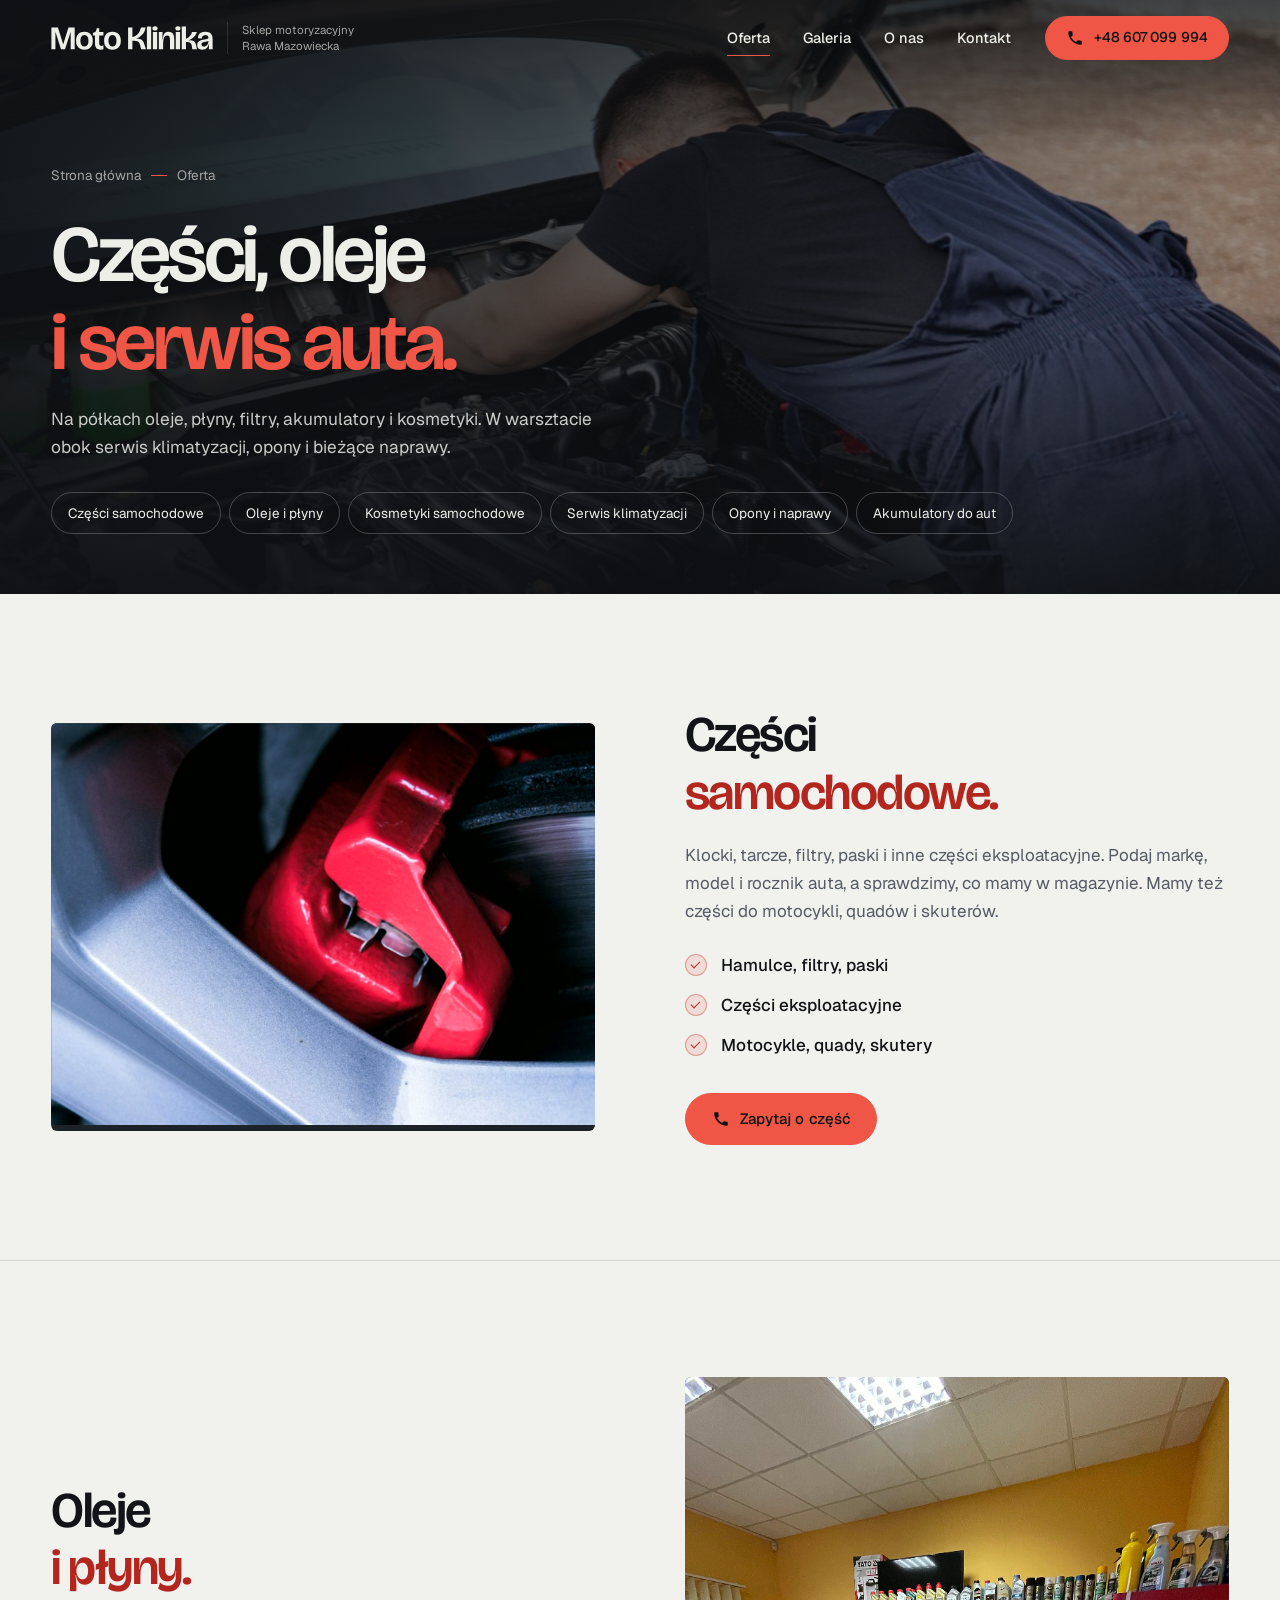
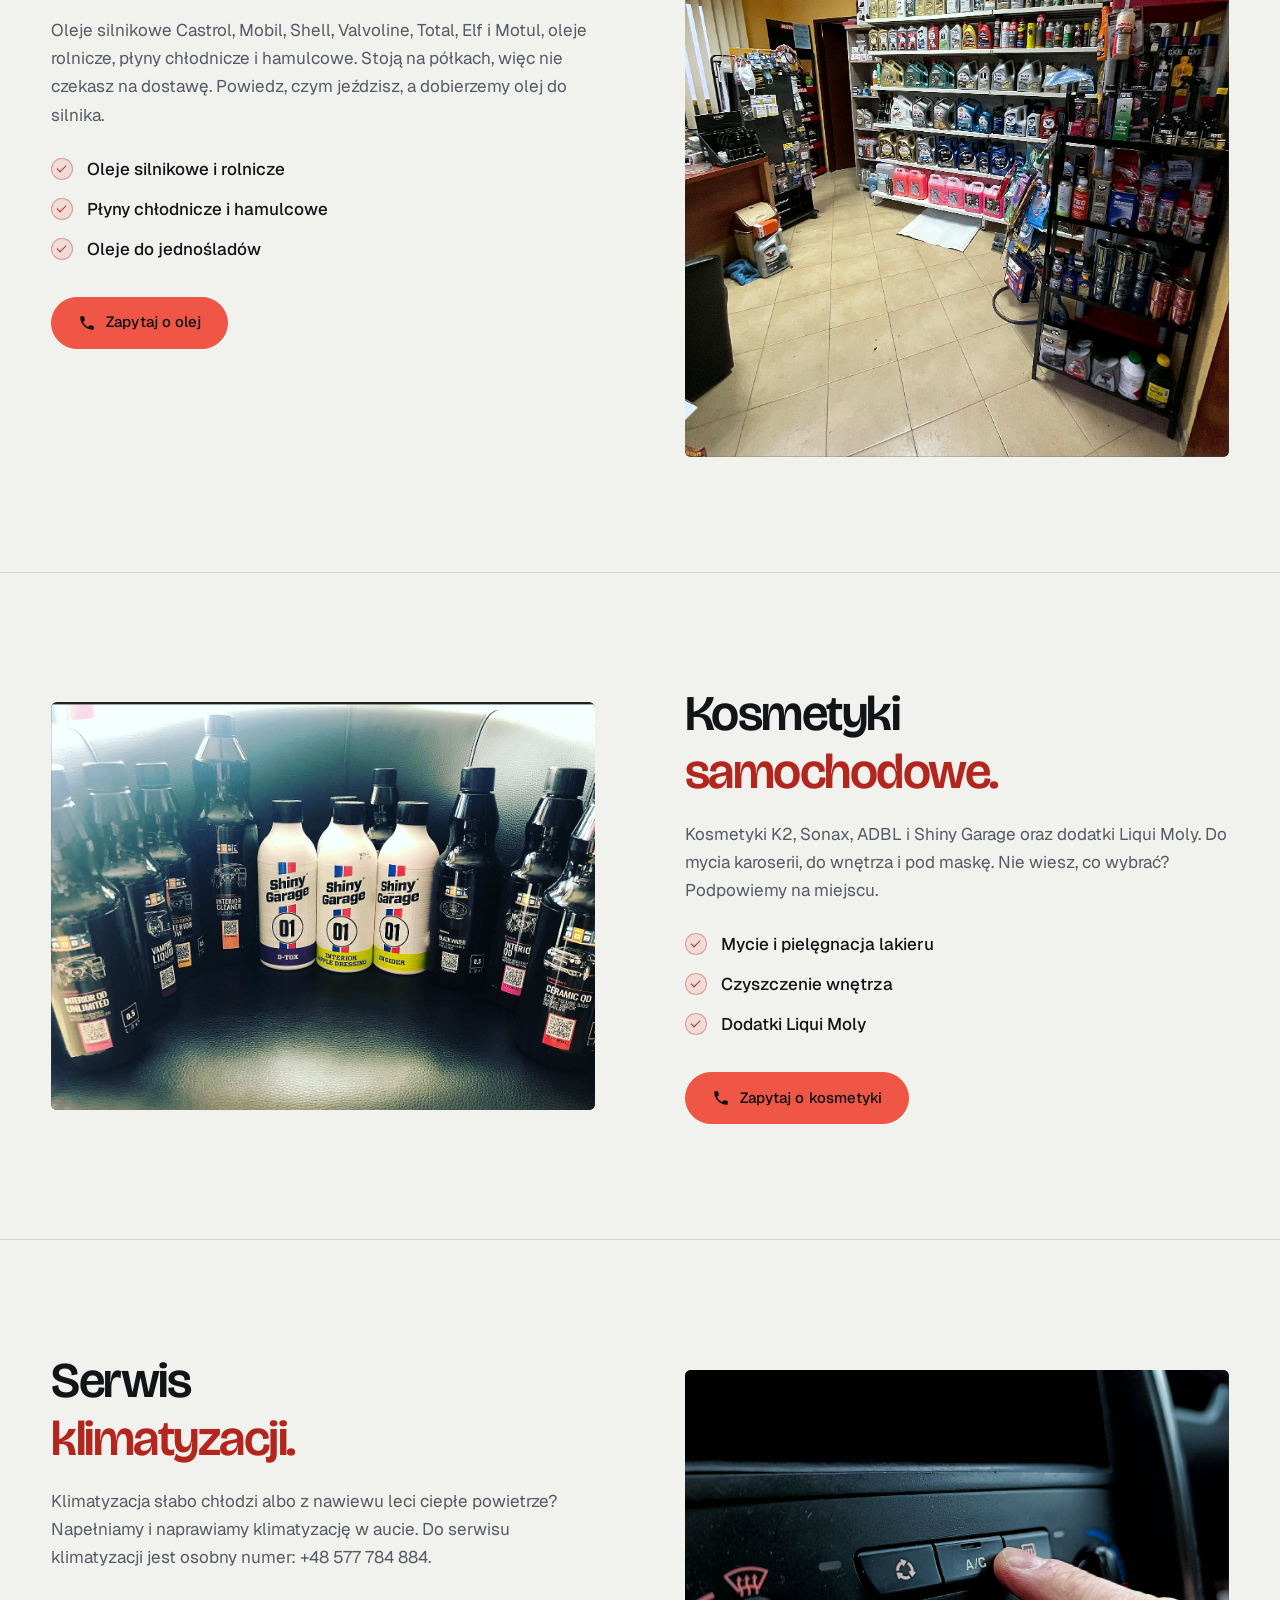
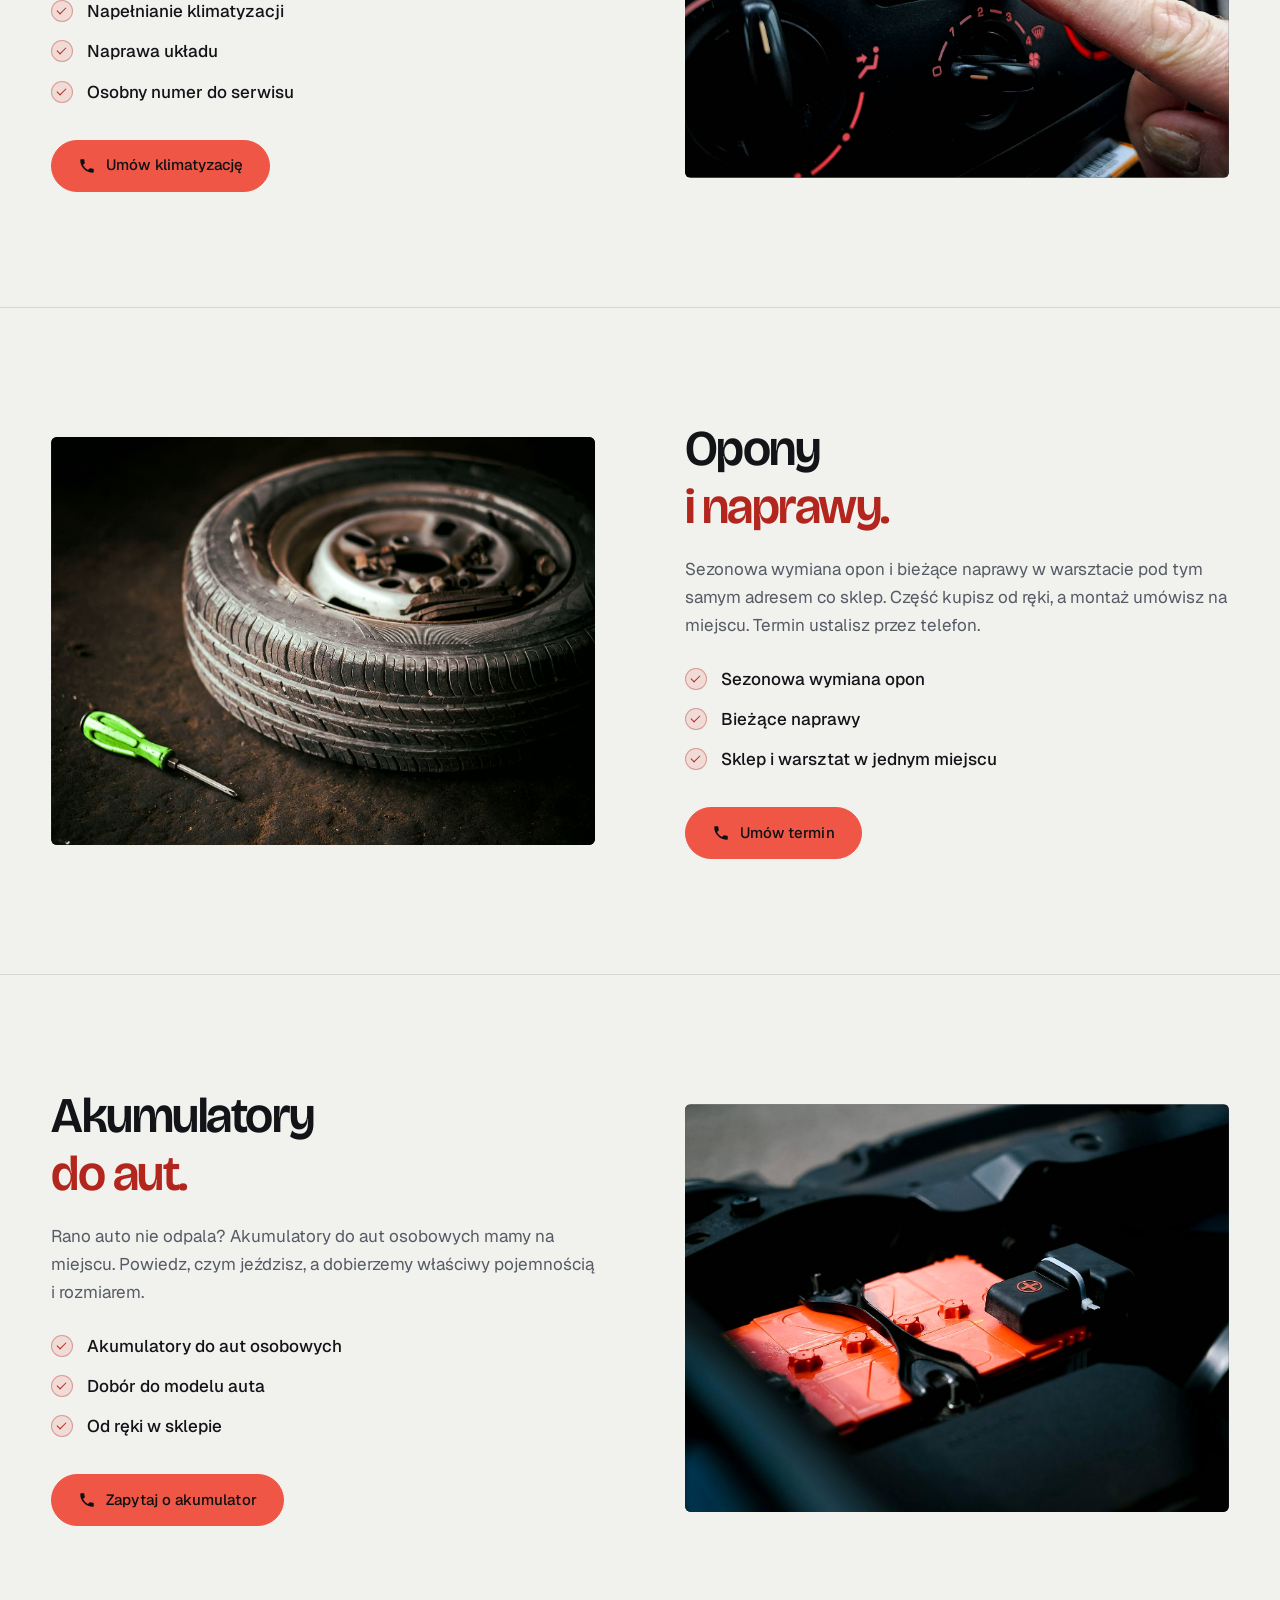
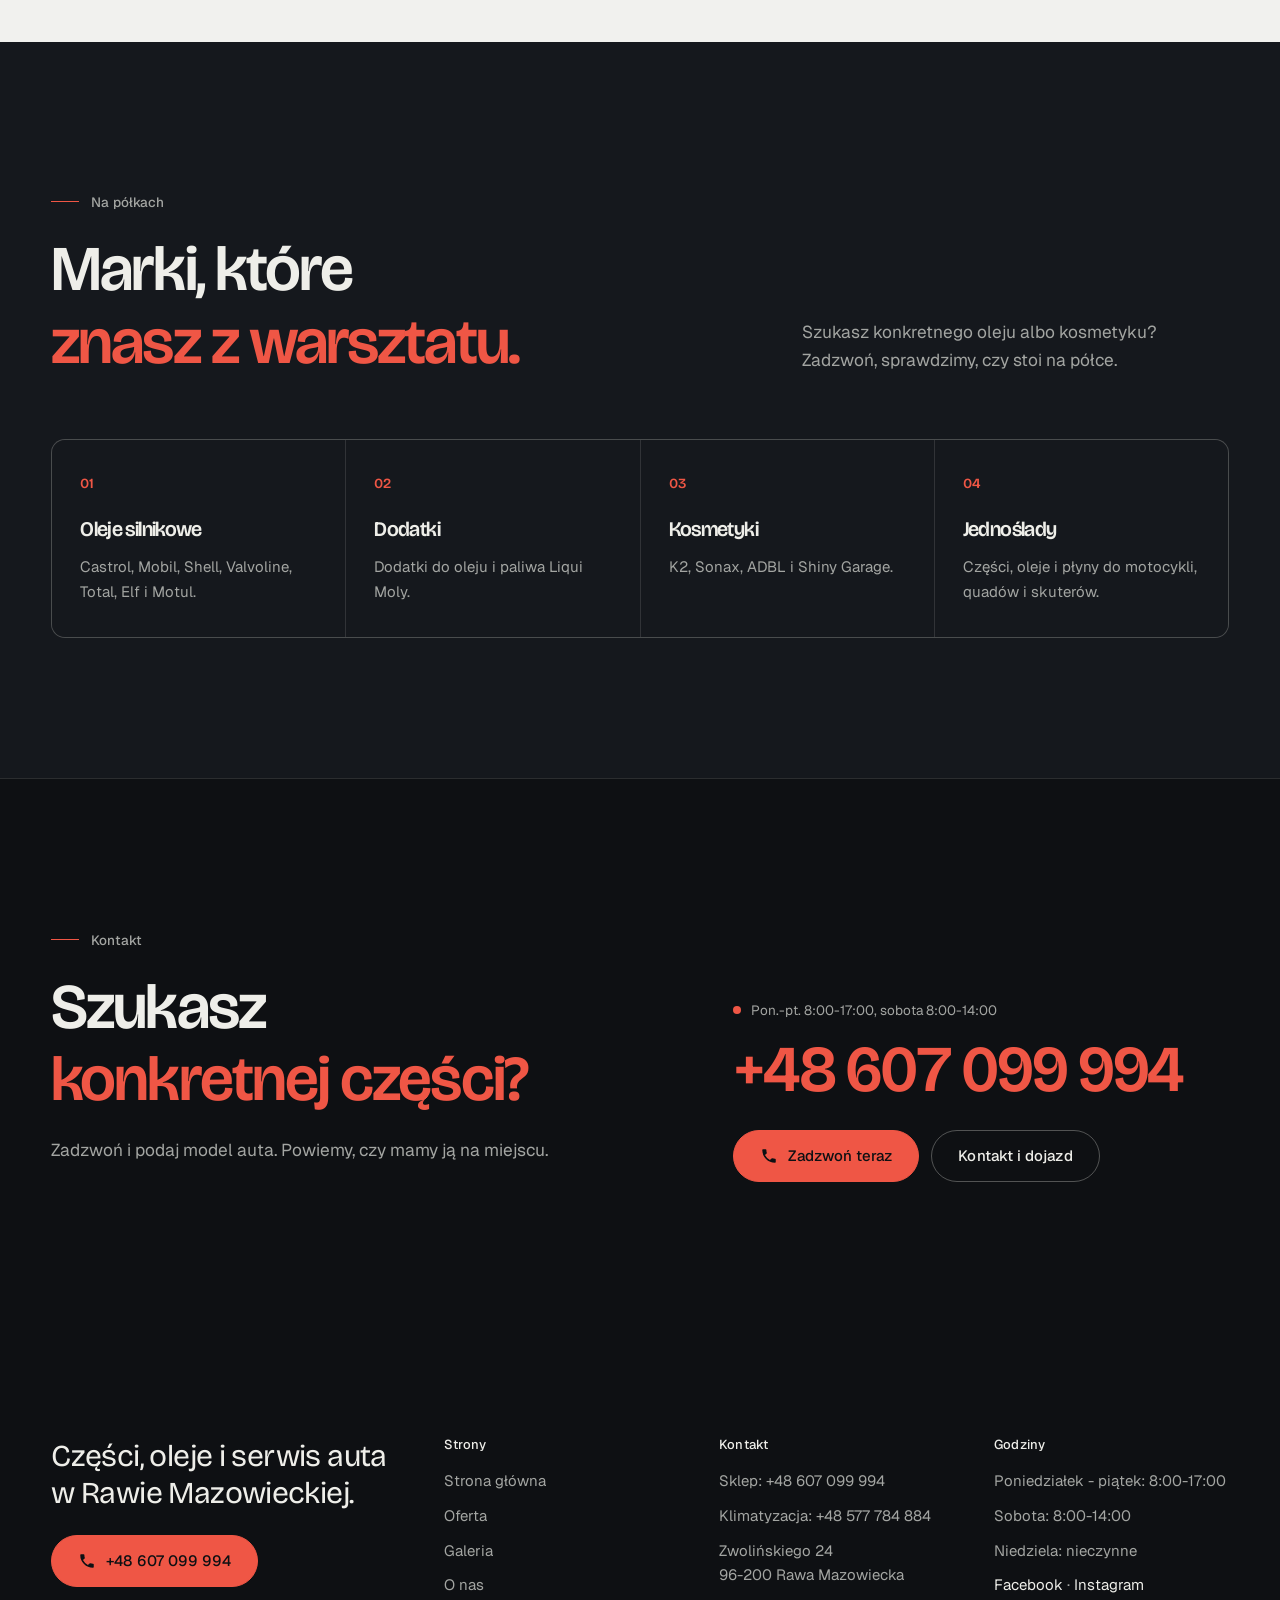
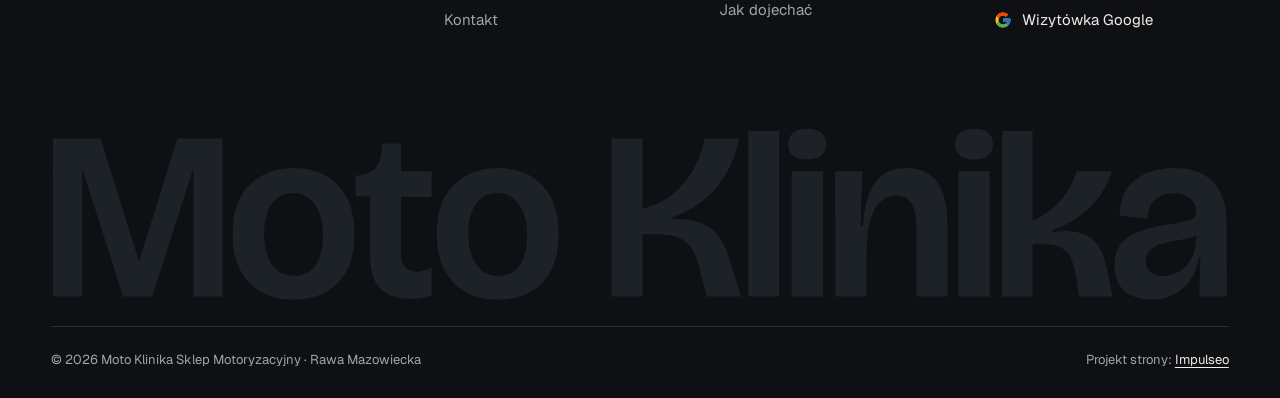
<file: oferta.html>
<!DOCTYPE html>
<html lang="pl">
<head>
<meta charset="UTF-8">
<meta name="viewport" content="width=device-width, initial-scale=1.0">
<title>Oferta - Moto Klinika, sklep motoryzacyjny Rawa Mazowiecka</title>
<meta name="description" content="Części samochodowe, oleje i płyny, kosmetyki, akumulatory, serwis klimatyzacji, opony i bieżące naprawy. Rawa Mazowiecka, Zwolińskiego 24.">
<link rel="canonical" href="https://impulseo-pl.github.io/moto-klinika-sklep-motoryzacyjny/oferta.html">
<meta name="robots" content="noindex, nofollow">
<meta name="theme-color" content="#0E1013">
<meta property="og:type" content="website">
<meta property="og:locale" content="pl_PL">
<meta property="og:site_name" content="Moto Klinika Sklep Motoryzacyjny">
<meta property="og:title" content="Oferta - Moto Klinika, sklep motoryzacyjny Rawa Mazowiecka">
<meta property="og:description" content="Części samochodowe, oleje i płyny, kosmetyki, akumulatory, serwis klimatyzacji, opony i bieżące naprawy. Rawa Mazowiecka, Zwolińskiego 24.">
<meta property="og:url" content="https://impulseo-pl.github.io/moto-klinika-sklep-motoryzacyjny/oferta.html">
<meta property="og:image" content="https://impulseo-pl.github.io/moto-klinika-sklep-motoryzacyjny/img/og.jpg">
<meta property="og:image:width" content="1200">
<meta property="og:image:height" content="630">
<meta name="twitter:card" content="summary_large_image">

<script>(function(){var d=document.documentElement;d.classList.add('js');try{if(!window.matchMedia('(prefers-reduced-motion: reduce)').matches)d.classList.add('anim');}catch(e){}setTimeout(function(){if(!d.classList.contains('anim-ok'))d.classList.remove('anim');},3500);})();</script>
<link rel="preload" as="image" href="img/head-oferta.jpg" fetchpriority="high">
<link rel="preconnect" href="https://fonts.googleapis.com">
<link rel="preconnect" href="https://fonts.gstatic.com" crossorigin>
<link href="https://fonts.googleapis.com/css2?family=Bricolage+Grotesque:opsz,wght@12..96,400..700&family=Geist:wght@400..600&display=swap" rel="stylesheet">
<link rel="stylesheet" href="assets/styles.css?v=20261106a">
<script src="assets/lenis.min.js?v=1.1.20" defer></script>
<script src="assets/main.js?v=20261106a" defer></script>
</head>
<body>
<a class="skip" href="#tresc">Przejdź do treści</a>
<header class="site-head">
<div class="head-in">
  <a class="brand" href="index.html" aria-label="Moto Klinika - strona główna">
    <span class="znak"><svg class="wm" viewBox="37 -708 4920 730" role="img" aria-label="Moto Klinika"><path pathLength="1" style="--i:0" d="M45.4 0V-660H243.7L404.2 -149.6H406.2L564.6 -660H753.5V0H631.4V-528.5H629.4L459.7 0H337.8L169.5 -528.8H167.5V0Z"/>
<path pathLength="1" style="--i:1" d="M1050.4 13.7Q976.8 13.7 919 -16.6Q861.2 -47 828.3 -108.1Q795.5 -169.1 795.5 -260.9Q795.5 -354.9 829.2 -415.8Q863 -476.7 920.7 -506.7Q978.4 -536.6 1050.7 -536.6Q1125.4 -536.6 1182.7 -506Q1240 -475.3 1272.5 -414.1Q1305 -352.9 1305 -260.4Q1305 -166.1 1271.6 -105.4Q1238.1 -44.6 1180.4 -15.4Q1122.7 13.7 1050.4 13.7ZM1052.9 -85.8Q1091.1 -85.8 1117.8 -105.4Q1144.5 -125 1158.8 -162.8Q1173.1 -200.5 1173.1 -253.5Q1173.1 -310 1157.9 -349.5Q1142.8 -389.1 1114.7 -410.6Q1086.7 -432.2 1047.5 -432.2Q1010 -432.2 983.2 -412Q956.3 -391.8 941.9 -353.6Q927.4 -315.4 927.4 -262.3Q927.4 -179.4 960.7 -132.6Q993.9 -85.8 1052.9 -85.8Z"/>
<path pathLength="1" style="--i:2" d="M1536.4 10.8Q1453.9 10.8 1412.3 -33Q1370.7 -76.7 1370.7 -165.9V-418.8H1309.7V-505.5H1323.2Q1372.6 -511.1 1393.7 -537.4Q1414.7 -563.7 1419.2 -616.4L1421.3 -639.1H1499.5V-522.6H1627.4V-416H1499.5V-176.4Q1499.5 -137.8 1517.9 -120.6Q1536.2 -103.4 1565.3 -103.4Q1580.8 -103.4 1597.5 -108Q1614.1 -112.6 1627.4 -121.4V-4.1Q1600.6 4.3 1578.3 7.6Q1555.9 10.8 1536.4 10.8Z"/>
<path pathLength="1" style="--i:3" d="M1903.4 13.7Q1829.8 13.7 1772 -16.6Q1714.2 -47 1681.3 -108.1Q1648.5 -169.1 1648.5 -260.9Q1648.5 -354.9 1682.2 -415.8Q1716 -476.7 1773.7 -506.7Q1831.4 -536.6 1903.7 -536.6Q1978.4 -536.6 2035.7 -506Q2093 -475.3 2125.5 -414.1Q2158 -352.9 2158 -260.4Q2158 -166.1 2124.6 -105.4Q2091.1 -44.6 2033.4 -15.4Q1975.7 13.7 1903.4 13.7ZM1905.9 -85.8Q1944.1 -85.8 1970.8 -105.4Q1997.5 -125 2011.8 -162.8Q2026.1 -200.5 2026.1 -253.5Q2026.1 -310 2010.9 -349.5Q1995.8 -389.1 1967.7 -410.6Q1939.7 -432.2 1900.5 -432.2Q1863 -432.2 1836.2 -412Q1809.3 -391.8 1794.9 -353.6Q1780.4 -315.4 1780.4 -262.3Q1780.4 -179.4 1813.7 -132.6Q1846.9 -85.8 1905.9 -85.8Z"/>
<path pathLength="1" style="--i:4" d="M2378.4 0V-660H2508.9V-366.9Q2565 -379.6 2609.5 -409.3Q2653.9 -438.9 2686.3 -479.3Q2718.8 -519.7 2739.1 -566.5Q2759.4 -613.3 2766.9 -660H2911.7Q2901.2 -603 2877.5 -551.3Q2853.8 -499.6 2817.7 -456.6Q2781.6 -413.5 2735.1 -381.3Q2688.6 -349.1 2631.9 -331.1V-323.4Q2693.8 -326.6 2735.3 -313.5Q2776.8 -300.4 2803.3 -276.1Q2829.8 -251.8 2845.7 -220.1Q2861.5 -188.4 2872.1 -154.1L2920.6 0H2776.6L2742.5 -131.4Q2731.4 -175.8 2711.1 -204.3Q2690.9 -232.8 2656.8 -246.4Q2622.7 -260 2567.1 -260H2508.9V0Z"/>
<path pathLength="1" style="--i:5" d="M2949.8 0V-691H3080V0Z"/>
<path pathLength="1" style="--i:6" d="M3131.8 0V-522.6H3262V0ZM3196.2 -572.6Q3157.7 -572.6 3137.5 -589.1Q3117.4 -605.6 3117.4 -636.4Q3117.4 -668 3137.7 -684.2Q3158 -700.4 3196.1 -700.4Q3235.1 -700.4 3255.3 -683.9Q3275.4 -667.3 3275.4 -636Q3275.4 -606 3255.2 -589.3Q3235 -572.6 3196.2 -572.6Z"/>
<path pathLength="1" style="--i:7" d="M3313.8 0V-274.7L3313.2 -522.6H3426.5L3419.9 -294.4H3428.5Q3434.5 -376.6 3455.6 -430.1Q3476.6 -483.6 3515 -510.1Q3553.3 -536.6 3610.6 -536.6Q3697.5 -536.6 3740.3 -476.9Q3783 -417.2 3783 -296.1V0H3652.8V-283.2Q3652.8 -354 3632.5 -388Q3612.3 -422.1 3567 -422.1Q3528.9 -422.1 3501.3 -395.8Q3473.6 -369.6 3458.8 -313.7Q3444 -257.9 3444 -167.8V0Z"/>
<path pathLength="1" style="--i:8" d="M3828.8 0V-522.6H3959V0ZM3893.2 -572.6Q3854.7 -572.6 3834.5 -589.1Q3814.4 -605.6 3814.4 -636.4Q3814.4 -668 3834.7 -684.2Q3855 -700.4 3893.1 -700.4Q3932.1 -700.4 3952.3 -683.9Q3972.4 -667.3 3972.4 -636Q3972.4 -606 3952.2 -589.3Q3932 -572.6 3893.2 -572.6Z"/>
<path pathLength="1" style="--i:9" d="M4010.8 0V-691H4138.2V-317.6Q4177 -333.5 4208.1 -357.4Q4239.2 -381.3 4262.5 -409.8Q4285.8 -438.2 4300.3 -467.5Q4314.9 -496.8 4321 -523.2H4468.9Q4459.1 -485.9 4437.9 -449Q4416.6 -412.1 4384.8 -379Q4353 -345.9 4311.9 -319.8Q4270.7 -293.6 4221.8 -277.8V-269.8Q4284.7 -277.7 4325.4 -268.7Q4366.1 -259.7 4390.2 -238.3Q4414.2 -216.9 4427.3 -186.2Q4440.4 -155.5 4448 -119.3L4472.8 0H4332.3L4319.5 -84.4Q4313.4 -122.4 4301.9 -152.3Q4290.4 -182.3 4263.5 -200.1Q4236.6 -217.9 4184 -218.2L4138.2 -218.5V0Z"/>
<path pathLength="1" style="--i:10" d="M4634.9 13.7Q4594.6 13.7 4559.3 -0.6Q4524.1 -14.9 4502.1 -46.2Q4480.2 -77.6 4480.2 -129.1Q4480.2 -176.3 4498.3 -206.1Q4516.4 -235.8 4547.6 -254.2Q4578.9 -272.5 4617.5 -282.3Q4656.1 -292.1 4696.4 -299.1Q4750.5 -308.8 4777.1 -314.7Q4803.7 -320.5 4812.7 -329Q4821.8 -337.4 4821.8 -352.6Q4821.8 -390.6 4795.3 -410.7Q4768.9 -430.8 4727.9 -430.8Q4702.6 -430.8 4677.6 -421.3Q4652.6 -411.8 4636.1 -389Q4619.5 -366.3 4618.7 -326.2L4501.4 -337.1Q4502.1 -395 4522.6 -433.6Q4543.2 -472.3 4577.1 -494.8Q4611.1 -517.2 4651.3 -526.9Q4691.5 -536.6 4731.5 -536.6Q4801.5 -536.6 4850 -510.4Q4898.4 -484.2 4923.7 -433.3Q4948.9 -382.5 4948.9 -307.7V-211.9Q4949.2 -176.8 4949.4 -141.2Q4949.5 -105.6 4949.7 -70.3Q4949.8 -35.1 4949.8 0H4834.4Q4835.9 -40.2 4837.1 -80Q4838.3 -119.9 4839.5 -163.9H4832.6Q4827.1 -114.7 4800.8 -74.3Q4774.6 -34 4732.3 -10.1Q4690.1 13.7 4634.9 13.7ZM4683 -85.1Q4706.3 -85.1 4730.5 -94.5Q4754.6 -103.8 4775.1 -123.3Q4795.6 -142.8 4808.4 -173.4Q4821.2 -203.9 4821.8 -245.6L4822.1 -269L4848.8 -274.4Q4839.3 -260.2 4817.9 -252Q4796.6 -243.9 4769.6 -239.2Q4742.5 -234.6 4715 -229.6Q4687.4 -224.7 4663.8 -215.7Q4640.2 -206.7 4625.6 -191.2Q4611 -175.7 4611 -148.6Q4611 -118.7 4630.9 -101.9Q4650.7 -85.1 4683 -85.1Z"/></svg></span>
    <span class="brand-sub">Sklep motoryzacyjny<br>Rawa Mazowiecka</span>
  </a>
  <nav class="nav-links" aria-label="Menu główne">
    <a class="nl" href="oferta.html" aria-current="page">Oferta</a><a class="nl" href="realizacje.html">Galeria</a><a class="nl" href="o-nas.html">O&nbsp;nas</a><a class="nl" href="kontakt.html">Kontakt</a>
    <a class="btn btn-copper nav-cta" href="tel:+48607099994"><svg class="ico" width="16" height="16" viewBox="0 0 24 24" fill="none" aria-hidden="true"><path d="M6.6 10.8a15.5 15.5 0 0 0 6.6 6.6l2.2-2.2a1 1 0 0 1 1-.24 11.4 11.4 0 0 0 3.6.58 1 1 0 0 1 1 1V20a1 1 0 0 1-1 1A17 17 0 0 1 3 4a1 1 0 0 1 1-1h3.5a1 1 0 0 1 1 1c0 1.25.2 2.46.58 3.6a1 1 0 0 1-.25 1l-2.23 2.2Z" fill="currentColor"/></svg>+48 607 099 994</a>
  </nav>
  <button class="burger" type="button" aria-label="Otwórz menu" aria-expanded="false" aria-controls="mnav"><span></span><span></span></button>
</div>
</header>

<div class="mnav" id="mnav">
  <div class="mnav-in">
    <a class="ml" href="index.html">Strona główna</a><a class="ml" href="oferta.html" aria-current="page">Oferta</a><a class="ml" href="realizacje.html">Galeria</a><a class="ml" href="o-nas.html">O&nbsp;nas</a><a class="ml" href="kontakt.html">Kontakt</a>
    <div class="mnav-foot">
      <span>Pon.-pt. 8:00-17:00, sobota 8:00-14:00</span>
      <a class="btn btn-copper" href="tel:+48607099994"><svg class="ico" width="16" height="16" viewBox="0 0 24 24" fill="none" aria-hidden="true"><path d="M6.6 10.8a15.5 15.5 0 0 0 6.6 6.6l2.2-2.2a1 1 0 0 1 1-.24 11.4 11.4 0 0 0 3.6.58 1 1 0 0 1 1 1V20a1 1 0 0 1-1 1A17 17 0 0 1 3 4a1 1 0 0 1 1-1h3.5a1 1 0 0 1 1 1c0 1.25.2 2.46.58 3.6a1 1 0 0 1-.25 1l-2.23 2.2Z" fill="currentColor"/></svg>+48 607 099 994</a>
    </div>
  </div>
</div>
<main id="tresc">
<section class="pagehead">
  <div class="pagehead-media"><img src="img/head-oferta.jpg" alt="Mechanik przy otwartej masce samochodu" width="1600" height="1066" decoding="async" fetchpriority="high" style="object-position:50% 12%"></div>
  <div class="ph-in">
    <p class="crumb up" style="--d:0"><a href="index.html">Strona główna</a><span class="sl" aria-hidden="true"></span>Oferta</p>
    <h1><span class="ln"><span class="ln-i" style="--k:0">Części, oleje</span></span><span class="ln"><span class="ln-i" style="--k:1"><em>i&nbsp;serwis auta.</em></span></span></h1>
    <p class="ph-lead up" style="--d:300">Na półkach oleje, płyny, filtry, akumulatory i&nbsp;kosmetyki. W&nbsp;warsztacie obok serwis klimatyzacji, opony i&nbsp;bieżące naprawy.</p>
    <nav class="chips up" style="--d:420" aria-label="Usługi na tej stronie"><a class="chip" href="#czesci">Części samochodowe</a><a class="chip" href="#oleje">Oleje i&nbsp;płyny</a><a class="chip" href="#kosmetyki">Kosmetyki samochodowe</a><a class="chip" href="#klimatyzacja">Serwis klimatyzacji</a><a class="chip" href="#opony">Opony i&nbsp;naprawy</a><a class="chip" href="#akumulatory">Akumulatory do aut</a></nav>
  </div>
</section>
<section class="svc-block" id="czesci">
  <div class="wrap svc-row">
    <figure class="fig svc-fig rv-img rv">
      <img src="img/g7.jpg" alt="Zacisk hamulcowy i tarcza za felgą" width="1780" height="1128" decoding="async" data-plx="30" style="height:110%;margin-top:-5%">
    </figure>
    <div class="svc-txt">
      <h2 class="rv rv-h"><span class="ln"><span class="ln-i" style="--k:0">Części</span></span><span class="ln"><span class="ln-i" style="--k:1"><em>samochodowe.</em></span></span></h2>
      <p class="rv" style="--d:100">Klocki, tarcze, filtry, paski i&nbsp;inne części eksploatacyjne. Podaj markę, model i&nbsp;rocznik auta, a&nbsp;sprawdzimy, co mamy w&nbsp;magazynie. Mamy też części do motocykli, quadów i&nbsp;skuterów.</p>
      <ul class="ticks rv" style="--d:160"><li>Hamulce, filtry, paski</li><li>Części eksploatacyjne</li><li>Motocykle, quady, skutery</li></ul>
      <a class="btn btn-copper rv" style="--d:220" href="tel:+48607099994"><svg class="ico" width="16" height="16" viewBox="0 0 24 24" fill="none" aria-hidden="true"><path d="M6.6 10.8a15.5 15.5 0 0 0 6.6 6.6l2.2-2.2a1 1 0 0 1 1-.24 11.4 11.4 0 0 0 3.6.58 1 1 0 0 1 1 1V20a1 1 0 0 1-1 1A17 17 0 0 1 3 4a1 1 0 0 1 1-1h3.5a1 1 0 0 1 1 1c0 1.25.2 2.46.58 3.6a1 1 0 0 1-.25 1l-2.23 2.2Z" fill="currentColor"/></svg>Zapytaj o&nbsp;część</a>
    </div>
  </div>
</section>
<section class="svc-block flip" id="oleje">
  <div class="wrap svc-row">
    <figure class="fig svc-fig pion rv-img rv">
      <img src="img/about.jpg" alt="Półki z olejami i płynami w sklepie Moto Klinika" width="1600" height="2133" decoding="async" data-plx="30" style="height:110%;margin-top:-5%">
    </figure>
    <div class="svc-txt">
      <h2 class="rv rv-h"><span class="ln"><span class="ln-i" style="--k:0">Oleje</span></span><span class="ln"><span class="ln-i" style="--k:1"><em>i&nbsp;płyny.</em></span></span></h2>
      <p class="rv" style="--d:100">Oleje silnikowe Castrol, Mobil, Shell, Valvoline, Total, Elf i&nbsp;Motul, oleje rolnicze, płyny chłodnicze i&nbsp;hamulcowe. Stoją na półkach, więc nie czekasz na dostawę. Powiedz, czym jeździsz, a&nbsp;dobierzemy olej do silnika.</p>
      <ul class="ticks rv" style="--d:160"><li>Oleje silnikowe i&nbsp;rolnicze</li><li>Płyny chłodnicze i&nbsp;hamulcowe</li><li>Oleje do jednośladów</li></ul>
      <a class="btn btn-copper rv" style="--d:220" href="tel:+48607099994"><svg class="ico" width="16" height="16" viewBox="0 0 24 24" fill="none" aria-hidden="true"><path d="M6.6 10.8a15.5 15.5 0 0 0 6.6 6.6l2.2-2.2a1 1 0 0 1 1-.24 11.4 11.4 0 0 0 3.6.58 1 1 0 0 1 1 1V20a1 1 0 0 1-1 1A17 17 0 0 1 3 4a1 1 0 0 1 1-1h3.5a1 1 0 0 1 1 1c0 1.25.2 2.46.58 3.6a1 1 0 0 1-.25 1l-2.23 2.2Z" fill="currentColor"/></svg>Zapytaj o&nbsp;olej</a>
    </div>
  </div>
</section>
<section class="svc-block" id="kosmetyki">
  <div class="wrap svc-row">
    <figure class="fig svc-fig rv-img rv">
      <img src="img/g2.jpg" alt="Kosmetyki samochodowe Shiny Garage na półce" width="1440" height="1080" loading="lazy" decoding="async" data-plx="30" style="height:110%;margin-top:-5%">
    </figure>
    <div class="svc-txt">
      <h2 class="rv rv-h"><span class="ln"><span class="ln-i" style="--k:0">Kosmetyki</span></span><span class="ln"><span class="ln-i" style="--k:1"><em>samochodowe.</em></span></span></h2>
      <p class="rv" style="--d:100">Kosmetyki K2, Sonax, ADBL i&nbsp;Shiny Garage oraz dodatki Liqui Moly. Do mycia karoserii, do wnętrza i&nbsp;pod maskę. Nie wiesz, co wybrać? Podpowiemy na miejscu.</p>
      <ul class="ticks rv" style="--d:160"><li>Mycie i&nbsp;pielęgnacja lakieru</li><li>Czyszczenie wnętrza</li><li>Dodatki Liqui Moly</li></ul>
      <a class="btn btn-copper rv" style="--d:220" href="tel:+48607099994"><svg class="ico" width="16" height="16" viewBox="0 0 24 24" fill="none" aria-hidden="true"><path d="M6.6 10.8a15.5 15.5 0 0 0 6.6 6.6l2.2-2.2a1 1 0 0 1 1-.24 11.4 11.4 0 0 0 3.6.58 1 1 0 0 1 1 1V20a1 1 0 0 1-1 1A17 17 0 0 1 3 4a1 1 0 0 1 1-1h3.5a1 1 0 0 1 1 1c0 1.25.2 2.46.58 3.6a1 1 0 0 1-.25 1l-2.23 2.2Z" fill="currentColor"/></svg>Zapytaj o&nbsp;kosmetyki</a>
    </div>
  </div>
</section>
<section class="svc-block flip" id="klimatyzacja">
  <div class="wrap svc-row">
    <figure class="fig svc-fig rv-img rv">
      <img src="img/g4.jpg" alt="Włączanie klimatyzacji przyciskiem A/C w aucie" width="1726" height="1300" loading="lazy" decoding="async" data-plx="30" style="height:110%;margin-top:-5%">
    </figure>
    <div class="svc-txt">
      <h2 class="rv rv-h"><span class="ln"><span class="ln-i" style="--k:0">Serwis</span></span><span class="ln"><span class="ln-i" style="--k:1"><em>klimatyzacji.</em></span></span></h2>
      <p class="rv" style="--d:100">Klimatyzacja słabo chłodzi albo z&nbsp;nawiewu leci ciepłe powietrze? Napełniamy i&nbsp;naprawiamy klimatyzację w&nbsp;aucie. Do serwisu klimatyzacji jest osobny numer: +48 577 784 884.</p>
      <ul class="ticks rv" style="--d:160"><li>Napełnianie klimatyzacji</li><li>Naprawa układu</li><li>Osobny numer do serwisu</li></ul>
      <a class="btn btn-copper rv" style="--d:220" href="tel:+48577784884"><svg class="ico" width="16" height="16" viewBox="0 0 24 24" fill="none" aria-hidden="true"><path d="M6.6 10.8a15.5 15.5 0 0 0 6.6 6.6l2.2-2.2a1 1 0 0 1 1-.24 11.4 11.4 0 0 0 3.6.58 1 1 0 0 1 1 1V20a1 1 0 0 1-1 1A17 17 0 0 1 3 4a1 1 0 0 1 1-1h3.5a1 1 0 0 1 1 1c0 1.25.2 2.46.58 3.6a1 1 0 0 1-.25 1l-2.23 2.2Z" fill="currentColor"/></svg>Umów klimatyzację</a>
    </div>
  </div>
</section>
<section class="svc-block" id="opony">
  <div class="wrap svc-row">
    <figure class="fig svc-fig rv-img rv">
      <img src="img/g5.jpg" alt="Opona na stalowej feldze w warsztacie" width="1880" height="1253" loading="lazy" decoding="async" data-plx="30" style="height:110%;margin-top:-5%">
    </figure>
    <div class="svc-txt">
      <h2 class="rv rv-h"><span class="ln"><span class="ln-i" style="--k:0">Opony</span></span><span class="ln"><span class="ln-i" style="--k:1"><em>i&nbsp;naprawy.</em></span></span></h2>
      <p class="rv" style="--d:100">Sezonowa wymiana opon i&nbsp;bieżące naprawy w&nbsp;warsztacie pod tym samym adresem co sklep. Część kupisz od ręki, a&nbsp;montaż umówisz na miejscu. Termin ustalisz przez telefon.</p>
      <ul class="ticks rv" style="--d:160"><li>Sezonowa wymiana opon</li><li>Bieżące naprawy</li><li>Sklep i&nbsp;warsztat w&nbsp;jednym miejscu</li></ul>
      <a class="btn btn-copper rv" style="--d:220" href="tel:+48607099994"><svg class="ico" width="16" height="16" viewBox="0 0 24 24" fill="none" aria-hidden="true"><path d="M6.6 10.8a15.5 15.5 0 0 0 6.6 6.6l2.2-2.2a1 1 0 0 1 1-.24 11.4 11.4 0 0 0 3.6.58 1 1 0 0 1 1 1V20a1 1 0 0 1-1 1A17 17 0 0 1 3 4a1 1 0 0 1 1-1h3.5a1 1 0 0 1 1 1c0 1.25.2 2.46.58 3.6a1 1 0 0 1-.25 1l-2.23 2.2Z" fill="currentColor"/></svg>Umów termin</a>
    </div>
  </div>
</section>
<section class="svc-block flip" id="akumulatory">
  <div class="wrap svc-row">
    <figure class="fig svc-fig rv-img rv">
      <img src="img/g6.jpg" alt="Akumulator pod maską samochodu" width="1880" height="1253" loading="lazy" decoding="async" data-plx="30" style="height:110%;margin-top:-5%">
    </figure>
    <div class="svc-txt">
      <h2 class="rv rv-h"><span class="ln"><span class="ln-i" style="--k:0">Akumulatory</span></span><span class="ln"><span class="ln-i" style="--k:1"><em>do aut.</em></span></span></h2>
      <p class="rv" style="--d:100">Rano auto nie odpala? Akumulatory do aut osobowych mamy na miejscu. Powiedz, czym jeździsz, a&nbsp;dobierzemy właściwy pojemnością i&nbsp;rozmiarem.</p>
      <ul class="ticks rv" style="--d:160"><li>Akumulatory do aut osobowych</li><li>Dobór do modelu auta</li><li>Od ręki w&nbsp;sklepie</li></ul>
      <a class="btn btn-copper rv" style="--d:220" href="tel:+48607099994"><svg class="ico" width="16" height="16" viewBox="0 0 24 24" fill="none" aria-hidden="true"><path d="M6.6 10.8a15.5 15.5 0 0 0 6.6 6.6l2.2-2.2a1 1 0 0 1 1-.24 11.4 11.4 0 0 0 3.6.58 1 1 0 0 1 1 1V20a1 1 0 0 1-1 1A17 17 0 0 1 3 4a1 1 0 0 1 1-1h3.5a1 1 0 0 1 1 1c0 1.25.2 2.46.58 3.6a1 1 0 0 1-.25 1l-2.23 2.2Z" fill="currentColor"/></svg>Zapytaj o&nbsp;akumulator</a>
    </div>
  </div>
</section>

<section class="sec dark-2" id="marki">
  <div class="wrap">
    <div class="sec-head">
      <div>
        <p class="eyebrow rv">Na półkach</p>
        <h2 class="h2 rv rv-h"><span class="ln"><span class="ln-i" style="--k:0">Marki, które</span></span><span class="ln"><span class="ln-i" style="--k:1"><em>znasz z&nbsp;warsztatu.</em></span></span></h2>
      </div>
      <div class="side rv" style="--d:120">
        <p class="lead">Szukasz konkretnego oleju albo kosmetyku? Zadzwoń, sprawdzimy, czy stoi na półce.</p>
      </div>
    </div>
    <div class="extra-grid"><div class="extra rv" style="--d:0"><span class="nr">01</span><h3>Oleje silnikowe</h3><p>Castrol, Mobil, Shell, Valvoline, Total, Elf i&nbsp;Motul.</p></div><div class="extra rv" style="--d:90"><span class="nr">02</span><h3>Dodatki</h3><p>Dodatki do oleju i&nbsp;paliwa Liqui Moly.</p></div><div class="extra rv" style="--d:180"><span class="nr">03</span><h3>Kosmetyki</h3><p>K2, Sonax, ADBL i&nbsp;Shiny Garage.</p></div><div class="extra rv" style="--d:270"><span class="nr">04</span><h3>Jednoślady</h3><p>Części, oleje i&nbsp;płyny do motocykli, quadów i&nbsp;skuterów.</p></div></div>
  </div>
</section>
<section class="cta-band dark">
  <div class="wrap cta-grid">
    <div>
      <p class="eyebrow rv">Kontakt</p>
      <h2 class="h2 rv rv-h"><span class="ln"><span class="ln-i" style="--k:0">Szukasz</span></span><span class="ln"><span class="ln-i" style="--k:1"><em>konkretnej części?</em></span></span></h2>
      <p class="lead rv" style="--d:120">Zadzwoń i&nbsp;podaj model auta. Powiemy, czy mamy ją na miejscu.</p>
    </div>
    <div class="cta-side rv" style="--d:180">
      <span class="lbl"><span class="live" aria-hidden="true"></span>Pon.-pt. 8:00-17:00, sobota 8:00-14:00</span>
      <a class="cta-phone" href="tel:+48607099994">+48 607 099 994</a>
      <div class="cta-row">
        <a class="btn btn-copper" href="tel:+48607099994"><svg class="ico" width="16" height="16" viewBox="0 0 24 24" fill="none" aria-hidden="true"><path d="M6.6 10.8a15.5 15.5 0 0 0 6.6 6.6l2.2-2.2a1 1 0 0 1 1-.24 11.4 11.4 0 0 0 3.6.58 1 1 0 0 1 1 1V20a1 1 0 0 1-1 1A17 17 0 0 1 3 4a1 1 0 0 1 1-1h3.5a1 1 0 0 1 1 1c0 1.25.2 2.46.58 3.6a1 1 0 0 1-.25 1l-2.23 2.2Z" fill="currentColor"/></svg>Zadzwoń teraz</a>
        <a class="btn btn-ghost" href="kontakt.html">Kontakt i&nbsp;dojazd</a>
      </div>
    </div>
  </div>
</section>
</main>
<footer class="site-foot">
  <div class="wrap">
    <div class="foot-top">
      <div>
        <p class="foot-claim">Części, oleje i&nbsp;serwis auta w&nbsp;Rawie Mazowieckiej.</p>
        <a class="btn btn-copper" href="tel:+48607099994"><svg class="ico" width="16" height="16" viewBox="0 0 24 24" fill="none" aria-hidden="true"><path d="M6.6 10.8a15.5 15.5 0 0 0 6.6 6.6l2.2-2.2a1 1 0 0 1 1-.24 11.4 11.4 0 0 0 3.6.58 1 1 0 0 1 1 1V20a1 1 0 0 1-1 1A17 17 0 0 1 3 4a1 1 0 0 1 1-1h3.5a1 1 0 0 1 1 1c0 1.25.2 2.46.58 3.6a1 1 0 0 1-.25 1l-2.23 2.2Z" fill="currentColor"/></svg>+48 607 099 994</a>
      </div>
      <div>
        <h4>Strony</h4>
        <ul><li><a href="index.html">Strona główna</a></li><li><a href="oferta.html">Oferta</a></li><li><a href="realizacje.html">Galeria</a></li><li><a href="o-nas.html">O&nbsp;nas</a></li><li><a href="kontakt.html">Kontakt</a></li></ul>
      </div>
      <div>
        <h4>Kontakt</h4>
        <ul>
          <li><a href="tel:+48607099994">Sklep: +48 607 099 994</a></li>
          <li><a href="tel:+48577784884">Klimatyzacja: +48 577 784 884</a></li>
          <li>Zwolińskiego 24<br>96-200 Rawa Mazowiecka</li>
          <li><a href="https://maps.google.com/?cid=1310329849134643692&amp;g_mp=Cidnb29nbGUubWFwcy5wbGFjZXMudjEuUGxhY2VzLlNlYXJjaFRleHQQAhgEIAA" target="_blank" rel="noopener">Jak dojechać</a></li>
        </ul>
      </div>
      <div>
        <h4>Godziny</h4>
        <ul>
          <li>Poniedziałek - piątek: 8:00-17:00</li>
          <li>Sobota: 8:00-14:00</li>
          <li>Niedziela: nieczynne</li>
          <li><a class="soc" href="https://www.facebook.com/fhumotoklinika/" target="_blank" rel="noopener">Facebook</a> · <a class="soc" href="https://www.instagram.com/motoklinikarawa/" target="_blank" rel="noopener">Instagram</a></li>
          <li><a class="soc" href="https://maps.google.com/?cid=1310329849134643692&amp;g_mp=Cidnb29nbGUubWFwcy5wbGFjZXMudjEuUGxhY2VzLlNlYXJjaFRleHQQAhgEIAA" target="_blank" rel="noopener" aria-label="Wizytówka Moto Klinika w Google"><svg class="g-logo" viewBox="0 0 48 48" aria-hidden="true"><path fill="#FFC107" d="M43.6 20.5H42V20H24v8h11.3C33.7 32.7 29.2 36 24 36c-6.6 0-12-5.4-12-12s5.4-12 12-12c3.1 0 5.8 1.2 7.9 3.1l5.7-5.7C34 6.1 29.3 4 24 4 12.9 4 4 12.9 4 24s8.9 20 20 20 20-8.9 20-20c0-1.3-.1-2.4-.4-3.5z"/><path fill="#FF3D00" d="m6.3 14.7 6.6 4.8C14.7 15.1 19 12 24 12c3.1 0 5.8 1.2 7.9 3.1l5.7-5.7C34 6.1 29.3 4 24 4 16.3 4 9.7 8.3 6.3 14.7z"/><path fill="#4CAF50" d="M24 44c5.2 0 9.9-2 13.4-5.2l-6.2-5.2A11.9 11.9 0 0 1 24 36c-5.2 0-9.6-3.3-11.3-7.9l-6.5 5C9.5 39.6 16.2 44 24 44z"/><path fill="#1976D2" d="M43.6 20.5H42V20H24v8h11.3a12 12 0 0 1-4.1 5.6l6.2 5.2C37 39.2 44 34 44 24c0-1.3-.1-2.4-.4-3.5z"/></svg>Wizytówka Google</a></li>
        </ul>
      </div>
    </div>
    <div class="foot-mark" aria-hidden="true"><svg class="wm-foot" viewBox="37 -708 4920 730" aria-hidden="true" focusable="false"><path pathLength="1" style="--i:0" d="M45.4 0V-660H243.7L404.2 -149.6H406.2L564.6 -660H753.5V0H631.4V-528.5H629.4L459.7 0H337.8L169.5 -528.8H167.5V0Z"/>
<path pathLength="1" style="--i:1" d="M1050.4 13.7Q976.8 13.7 919 -16.6Q861.2 -47 828.3 -108.1Q795.5 -169.1 795.5 -260.9Q795.5 -354.9 829.2 -415.8Q863 -476.7 920.7 -506.7Q978.4 -536.6 1050.7 -536.6Q1125.4 -536.6 1182.7 -506Q1240 -475.3 1272.5 -414.1Q1305 -352.9 1305 -260.4Q1305 -166.1 1271.6 -105.4Q1238.1 -44.6 1180.4 -15.4Q1122.7 13.7 1050.4 13.7ZM1052.9 -85.8Q1091.1 -85.8 1117.8 -105.4Q1144.5 -125 1158.8 -162.8Q1173.1 -200.5 1173.1 -253.5Q1173.1 -310 1157.9 -349.5Q1142.8 -389.1 1114.7 -410.6Q1086.7 -432.2 1047.5 -432.2Q1010 -432.2 983.2 -412Q956.3 -391.8 941.9 -353.6Q927.4 -315.4 927.4 -262.3Q927.4 -179.4 960.7 -132.6Q993.9 -85.8 1052.9 -85.8Z"/>
<path pathLength="1" style="--i:2" d="M1536.4 10.8Q1453.9 10.8 1412.3 -33Q1370.7 -76.7 1370.7 -165.9V-418.8H1309.7V-505.5H1323.2Q1372.6 -511.1 1393.7 -537.4Q1414.7 -563.7 1419.2 -616.4L1421.3 -639.1H1499.5V-522.6H1627.4V-416H1499.5V-176.4Q1499.5 -137.8 1517.9 -120.6Q1536.2 -103.4 1565.3 -103.4Q1580.8 -103.4 1597.5 -108Q1614.1 -112.6 1627.4 -121.4V-4.1Q1600.6 4.3 1578.3 7.6Q1555.9 10.8 1536.4 10.8Z"/>
<path pathLength="1" style="--i:3" d="M1903.4 13.7Q1829.8 13.7 1772 -16.6Q1714.2 -47 1681.3 -108.1Q1648.5 -169.1 1648.5 -260.9Q1648.5 -354.9 1682.2 -415.8Q1716 -476.7 1773.7 -506.7Q1831.4 -536.6 1903.7 -536.6Q1978.4 -536.6 2035.7 -506Q2093 -475.3 2125.5 -414.1Q2158 -352.9 2158 -260.4Q2158 -166.1 2124.6 -105.4Q2091.1 -44.6 2033.4 -15.4Q1975.7 13.7 1903.4 13.7ZM1905.9 -85.8Q1944.1 -85.8 1970.8 -105.4Q1997.5 -125 2011.8 -162.8Q2026.1 -200.5 2026.1 -253.5Q2026.1 -310 2010.9 -349.5Q1995.8 -389.1 1967.7 -410.6Q1939.7 -432.2 1900.5 -432.2Q1863 -432.2 1836.2 -412Q1809.3 -391.8 1794.9 -353.6Q1780.4 -315.4 1780.4 -262.3Q1780.4 -179.4 1813.7 -132.6Q1846.9 -85.8 1905.9 -85.8Z"/>
<path pathLength="1" style="--i:4" d="M2378.4 0V-660H2508.9V-366.9Q2565 -379.6 2609.5 -409.3Q2653.9 -438.9 2686.3 -479.3Q2718.8 -519.7 2739.1 -566.5Q2759.4 -613.3 2766.9 -660H2911.7Q2901.2 -603 2877.5 -551.3Q2853.8 -499.6 2817.7 -456.6Q2781.6 -413.5 2735.1 -381.3Q2688.6 -349.1 2631.9 -331.1V-323.4Q2693.8 -326.6 2735.3 -313.5Q2776.8 -300.4 2803.3 -276.1Q2829.8 -251.8 2845.7 -220.1Q2861.5 -188.4 2872.1 -154.1L2920.6 0H2776.6L2742.5 -131.4Q2731.4 -175.8 2711.1 -204.3Q2690.9 -232.8 2656.8 -246.4Q2622.7 -260 2567.1 -260H2508.9V0Z"/>
<path pathLength="1" style="--i:5" d="M2949.8 0V-691H3080V0Z"/>
<path pathLength="1" style="--i:6" d="M3131.8 0V-522.6H3262V0ZM3196.2 -572.6Q3157.7 -572.6 3137.5 -589.1Q3117.4 -605.6 3117.4 -636.4Q3117.4 -668 3137.7 -684.2Q3158 -700.4 3196.1 -700.4Q3235.1 -700.4 3255.3 -683.9Q3275.4 -667.3 3275.4 -636Q3275.4 -606 3255.2 -589.3Q3235 -572.6 3196.2 -572.6Z"/>
<path pathLength="1" style="--i:7" d="M3313.8 0V-274.7L3313.2 -522.6H3426.5L3419.9 -294.4H3428.5Q3434.5 -376.6 3455.6 -430.1Q3476.6 -483.6 3515 -510.1Q3553.3 -536.6 3610.6 -536.6Q3697.5 -536.6 3740.3 -476.9Q3783 -417.2 3783 -296.1V0H3652.8V-283.2Q3652.8 -354 3632.5 -388Q3612.3 -422.1 3567 -422.1Q3528.9 -422.1 3501.3 -395.8Q3473.6 -369.6 3458.8 -313.7Q3444 -257.9 3444 -167.8V0Z"/>
<path pathLength="1" style="--i:8" d="M3828.8 0V-522.6H3959V0ZM3893.2 -572.6Q3854.7 -572.6 3834.5 -589.1Q3814.4 -605.6 3814.4 -636.4Q3814.4 -668 3834.7 -684.2Q3855 -700.4 3893.1 -700.4Q3932.1 -700.4 3952.3 -683.9Q3972.4 -667.3 3972.4 -636Q3972.4 -606 3952.2 -589.3Q3932 -572.6 3893.2 -572.6Z"/>
<path pathLength="1" style="--i:9" d="M4010.8 0V-691H4138.2V-317.6Q4177 -333.5 4208.1 -357.4Q4239.2 -381.3 4262.5 -409.8Q4285.8 -438.2 4300.3 -467.5Q4314.9 -496.8 4321 -523.2H4468.9Q4459.1 -485.9 4437.9 -449Q4416.6 -412.1 4384.8 -379Q4353 -345.9 4311.9 -319.8Q4270.7 -293.6 4221.8 -277.8V-269.8Q4284.7 -277.7 4325.4 -268.7Q4366.1 -259.7 4390.2 -238.3Q4414.2 -216.9 4427.3 -186.2Q4440.4 -155.5 4448 -119.3L4472.8 0H4332.3L4319.5 -84.4Q4313.4 -122.4 4301.9 -152.3Q4290.4 -182.3 4263.5 -200.1Q4236.6 -217.9 4184 -218.2L4138.2 -218.5V0Z"/>
<path pathLength="1" style="--i:10" d="M4634.9 13.7Q4594.6 13.7 4559.3 -0.6Q4524.1 -14.9 4502.1 -46.2Q4480.2 -77.6 4480.2 -129.1Q4480.2 -176.3 4498.3 -206.1Q4516.4 -235.8 4547.6 -254.2Q4578.9 -272.5 4617.5 -282.3Q4656.1 -292.1 4696.4 -299.1Q4750.5 -308.8 4777.1 -314.7Q4803.7 -320.5 4812.7 -329Q4821.8 -337.4 4821.8 -352.6Q4821.8 -390.6 4795.3 -410.7Q4768.9 -430.8 4727.9 -430.8Q4702.6 -430.8 4677.6 -421.3Q4652.6 -411.8 4636.1 -389Q4619.5 -366.3 4618.7 -326.2L4501.4 -337.1Q4502.1 -395 4522.6 -433.6Q4543.2 -472.3 4577.1 -494.8Q4611.1 -517.2 4651.3 -526.9Q4691.5 -536.6 4731.5 -536.6Q4801.5 -536.6 4850 -510.4Q4898.4 -484.2 4923.7 -433.3Q4948.9 -382.5 4948.9 -307.7V-211.9Q4949.2 -176.8 4949.4 -141.2Q4949.5 -105.6 4949.7 -70.3Q4949.8 -35.1 4949.8 0H4834.4Q4835.9 -40.2 4837.1 -80Q4838.3 -119.9 4839.5 -163.9H4832.6Q4827.1 -114.7 4800.8 -74.3Q4774.6 -34 4732.3 -10.1Q4690.1 13.7 4634.9 13.7ZM4683 -85.1Q4706.3 -85.1 4730.5 -94.5Q4754.6 -103.8 4775.1 -123.3Q4795.6 -142.8 4808.4 -173.4Q4821.2 -203.9 4821.8 -245.6L4822.1 -269L4848.8 -274.4Q4839.3 -260.2 4817.9 -252Q4796.6 -243.9 4769.6 -239.2Q4742.5 -234.6 4715 -229.6Q4687.4 -224.7 4663.8 -215.7Q4640.2 -206.7 4625.6 -191.2Q4611 -175.7 4611 -148.6Q4611 -118.7 4630.9 -101.9Q4650.7 -85.1 4683 -85.1Z"/></svg></div>
    <div class="foot-bottom">
      <span>© 2026 Moto Klinika Sklep Motoryzacyjny · Rawa Mazowiecka</span>
      <span>Projekt strony: <a class="foot-credit" href="https://impulseo.pl" target="_blank" rel="noopener">Impulseo</a></span>
    </div>
  </div>
</footer>
<div class="sticky-call">
  <a class="btn btn-copper" href="tel:+48607099994"><svg class="ico" width="16" height="16" viewBox="0 0 24 24" fill="none" aria-hidden="true"><path d="M6.6 10.8a15.5 15.5 0 0 0 6.6 6.6l2.2-2.2a1 1 0 0 1 1-.24 11.4 11.4 0 0 0 3.6.58 1 1 0 0 1 1 1V20a1 1 0 0 1-1 1A17 17 0 0 1 3 4a1 1 0 0 1 1-1h3.5a1 1 0 0 1 1 1c0 1.25.2 2.46.58 3.6a1 1 0 0 1-.25 1l-2.23 2.2Z" fill="currentColor"/></svg>Zadzwoń</a>
  <a class="btn btn-ghost" href="kontakt.html">Kontakt i&nbsp;dojazd</a>
</div>
</body>
</html>
</file>
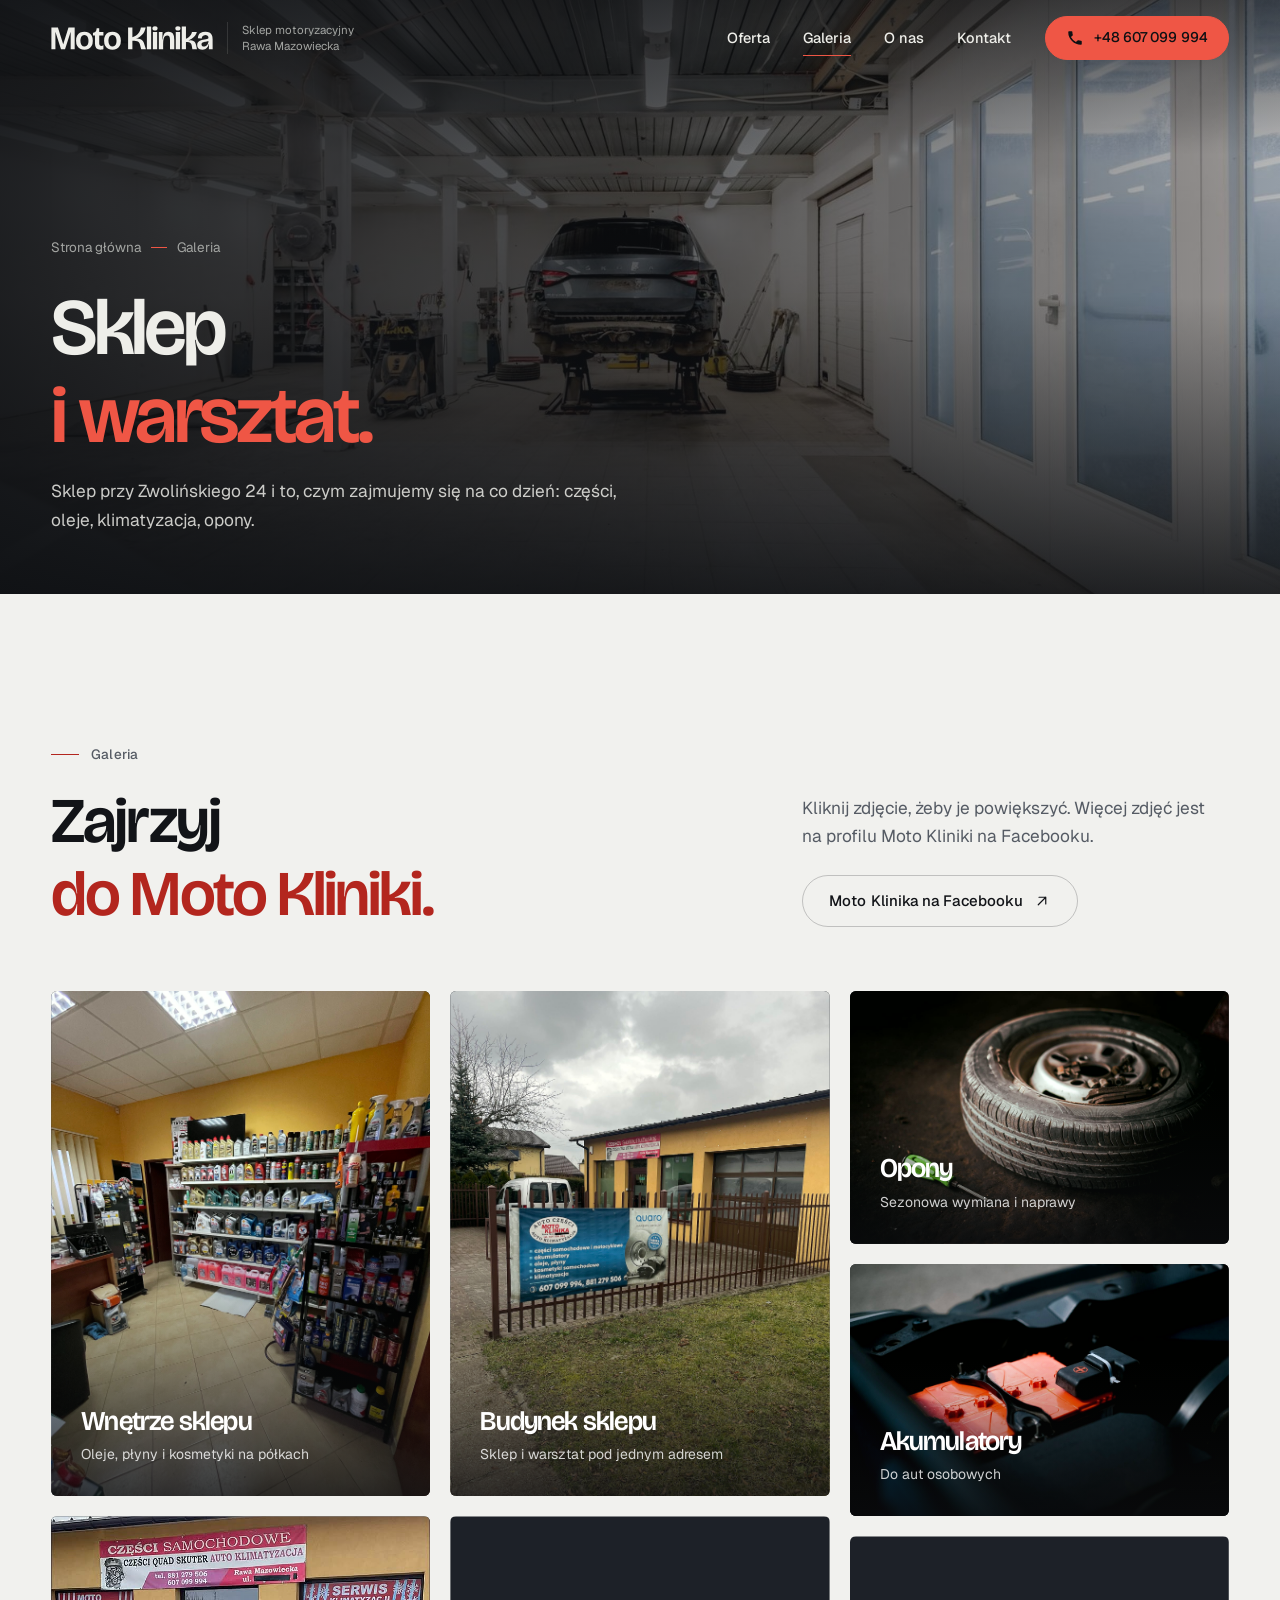
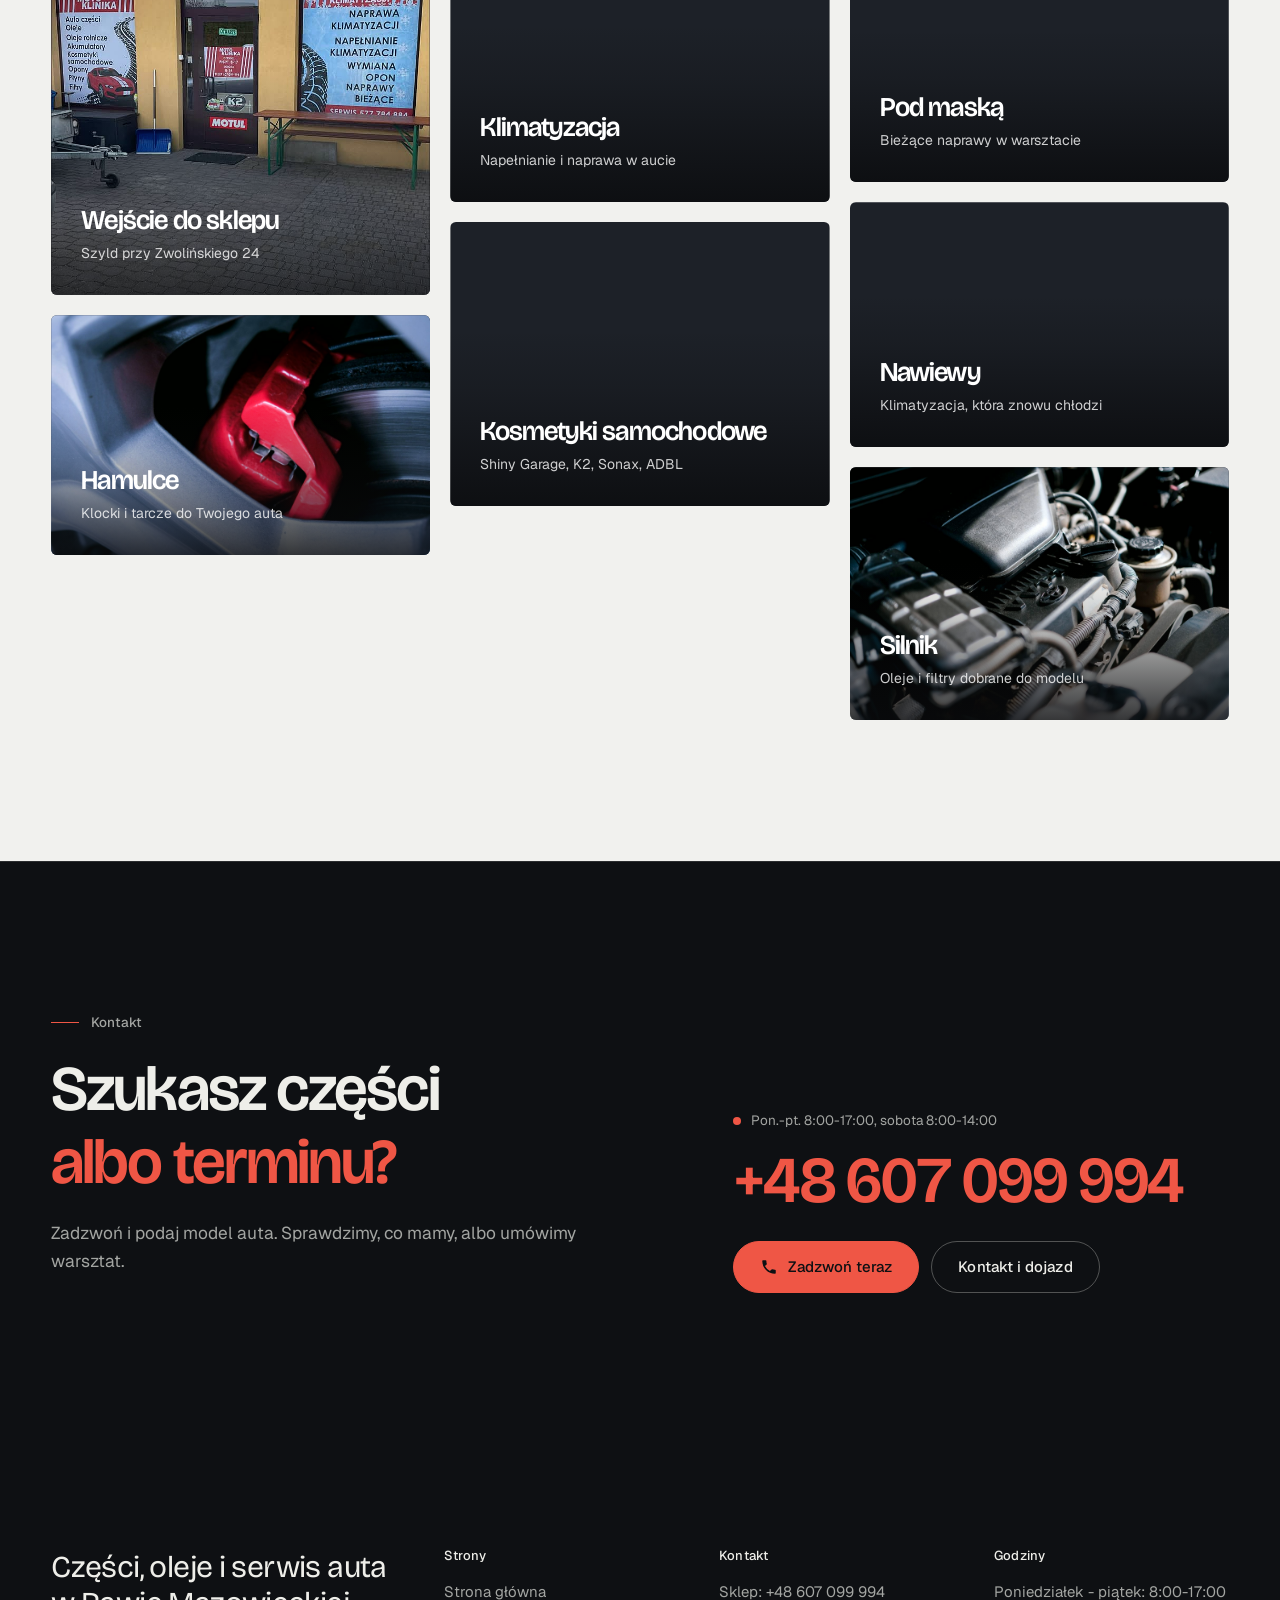
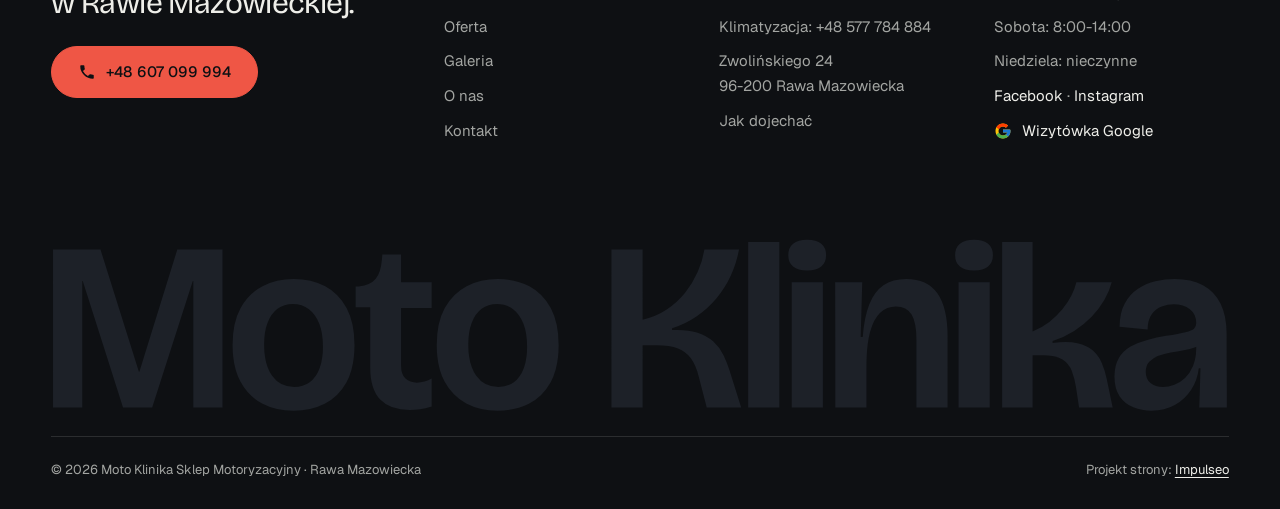
<file: realizacje.html>
<!DOCTYPE html>
<html lang="pl">
<head>
<meta charset="UTF-8">
<meta name="viewport" content="width=device-width, initial-scale=1.0">
<title>Galeria - Moto Klinika, sklep motoryzacyjny Rawa Mazowiecka</title>
<meta name="description" content="Sklep i warsztat Moto Klinika przy Zwolińskiego 24 w Rawie Mazowieckiej: części, oleje, klimatyzacja, opony.">
<link rel="canonical" href="https://impulseo-pl.github.io/moto-klinika-sklep-motoryzacyjny/realizacje.html">
<meta name="robots" content="noindex, nofollow">
<meta name="theme-color" content="#0E1013">
<meta property="og:type" content="website">
<meta property="og:locale" content="pl_PL">
<meta property="og:site_name" content="Moto Klinika Sklep Motoryzacyjny">
<meta property="og:title" content="Galeria - Moto Klinika, sklep motoryzacyjny Rawa Mazowiecka">
<meta property="og:description" content="Sklep i warsztat Moto Klinika przy Zwolińskiego 24 w Rawie Mazowieckiej: części, oleje, klimatyzacja, opony.">
<meta property="og:url" content="https://impulseo-pl.github.io/moto-klinika-sklep-motoryzacyjny/realizacje.html">
<meta property="og:image" content="https://impulseo-pl.github.io/moto-klinika-sklep-motoryzacyjny/img/og.jpg">
<meta property="og:image:width" content="1200">
<meta property="og:image:height" content="630">
<meta name="twitter:card" content="summary_large_image">

<script>(function(){var d=document.documentElement;d.classList.add('js');try{if(!window.matchMedia('(prefers-reduced-motion: reduce)').matches)d.classList.add('anim');}catch(e){}setTimeout(function(){if(!d.classList.contains('anim-ok'))d.classList.remove('anim');},3500);})();</script>
<link rel="preload" as="image" href="img/head-realizacje.jpg" fetchpriority="high">
<link rel="preconnect" href="https://fonts.googleapis.com">
<link rel="preconnect" href="https://fonts.gstatic.com" crossorigin>
<link href="https://fonts.googleapis.com/css2?family=Bricolage+Grotesque:opsz,wght@12..96,400..700&family=Geist:wght@400..600&display=swap" rel="stylesheet">
<link rel="stylesheet" href="assets/styles.css?v=20261106a">
<script src="assets/lenis.min.js?v=1.1.20" defer></script>
<script src="assets/main.js?v=20261106a" defer></script>
</head>
<body>
<a class="skip" href="#tresc">Przejdź do treści</a>
<header class="site-head">
<div class="head-in">
  <a class="brand" href="index.html" aria-label="Moto Klinika - strona główna">
    <span class="znak"><svg class="wm" viewBox="37 -708 4920 730" role="img" aria-label="Moto Klinika"><path pathLength="1" style="--i:0" d="M45.4 0V-660H243.7L404.2 -149.6H406.2L564.6 -660H753.5V0H631.4V-528.5H629.4L459.7 0H337.8L169.5 -528.8H167.5V0Z"/>
<path pathLength="1" style="--i:1" d="M1050.4 13.7Q976.8 13.7 919 -16.6Q861.2 -47 828.3 -108.1Q795.5 -169.1 795.5 -260.9Q795.5 -354.9 829.2 -415.8Q863 -476.7 920.7 -506.7Q978.4 -536.6 1050.7 -536.6Q1125.4 -536.6 1182.7 -506Q1240 -475.3 1272.5 -414.1Q1305 -352.9 1305 -260.4Q1305 -166.1 1271.6 -105.4Q1238.1 -44.6 1180.4 -15.4Q1122.7 13.7 1050.4 13.7ZM1052.9 -85.8Q1091.1 -85.8 1117.8 -105.4Q1144.5 -125 1158.8 -162.8Q1173.1 -200.5 1173.1 -253.5Q1173.1 -310 1157.9 -349.5Q1142.8 -389.1 1114.7 -410.6Q1086.7 -432.2 1047.5 -432.2Q1010 -432.2 983.2 -412Q956.3 -391.8 941.9 -353.6Q927.4 -315.4 927.4 -262.3Q927.4 -179.4 960.7 -132.6Q993.9 -85.8 1052.9 -85.8Z"/>
<path pathLength="1" style="--i:2" d="M1536.4 10.8Q1453.9 10.8 1412.3 -33Q1370.7 -76.7 1370.7 -165.9V-418.8H1309.7V-505.5H1323.2Q1372.6 -511.1 1393.7 -537.4Q1414.7 -563.7 1419.2 -616.4L1421.3 -639.1H1499.5V-522.6H1627.4V-416H1499.5V-176.4Q1499.5 -137.8 1517.9 -120.6Q1536.2 -103.4 1565.3 -103.4Q1580.8 -103.4 1597.5 -108Q1614.1 -112.6 1627.4 -121.4V-4.1Q1600.6 4.3 1578.3 7.6Q1555.9 10.8 1536.4 10.8Z"/>
<path pathLength="1" style="--i:3" d="M1903.4 13.7Q1829.8 13.7 1772 -16.6Q1714.2 -47 1681.3 -108.1Q1648.5 -169.1 1648.5 -260.9Q1648.5 -354.9 1682.2 -415.8Q1716 -476.7 1773.7 -506.7Q1831.4 -536.6 1903.7 -536.6Q1978.4 -536.6 2035.7 -506Q2093 -475.3 2125.5 -414.1Q2158 -352.9 2158 -260.4Q2158 -166.1 2124.6 -105.4Q2091.1 -44.6 2033.4 -15.4Q1975.7 13.7 1903.4 13.7ZM1905.9 -85.8Q1944.1 -85.8 1970.8 -105.4Q1997.5 -125 2011.8 -162.8Q2026.1 -200.5 2026.1 -253.5Q2026.1 -310 2010.9 -349.5Q1995.8 -389.1 1967.7 -410.6Q1939.7 -432.2 1900.5 -432.2Q1863 -432.2 1836.2 -412Q1809.3 -391.8 1794.9 -353.6Q1780.4 -315.4 1780.4 -262.3Q1780.4 -179.4 1813.7 -132.6Q1846.9 -85.8 1905.9 -85.8Z"/>
<path pathLength="1" style="--i:4" d="M2378.4 0V-660H2508.9V-366.9Q2565 -379.6 2609.5 -409.3Q2653.9 -438.9 2686.3 -479.3Q2718.8 -519.7 2739.1 -566.5Q2759.4 -613.3 2766.9 -660H2911.7Q2901.2 -603 2877.5 -551.3Q2853.8 -499.6 2817.7 -456.6Q2781.6 -413.5 2735.1 -381.3Q2688.6 -349.1 2631.9 -331.1V-323.4Q2693.8 -326.6 2735.3 -313.5Q2776.8 -300.4 2803.3 -276.1Q2829.8 -251.8 2845.7 -220.1Q2861.5 -188.4 2872.1 -154.1L2920.6 0H2776.6L2742.5 -131.4Q2731.4 -175.8 2711.1 -204.3Q2690.9 -232.8 2656.8 -246.4Q2622.7 -260 2567.1 -260H2508.9V0Z"/>
<path pathLength="1" style="--i:5" d="M2949.8 0V-691H3080V0Z"/>
<path pathLength="1" style="--i:6" d="M3131.8 0V-522.6H3262V0ZM3196.2 -572.6Q3157.7 -572.6 3137.5 -589.1Q3117.4 -605.6 3117.4 -636.4Q3117.4 -668 3137.7 -684.2Q3158 -700.4 3196.1 -700.4Q3235.1 -700.4 3255.3 -683.9Q3275.4 -667.3 3275.4 -636Q3275.4 -606 3255.2 -589.3Q3235 -572.6 3196.2 -572.6Z"/>
<path pathLength="1" style="--i:7" d="M3313.8 0V-274.7L3313.2 -522.6H3426.5L3419.9 -294.4H3428.5Q3434.5 -376.6 3455.6 -430.1Q3476.6 -483.6 3515 -510.1Q3553.3 -536.6 3610.6 -536.6Q3697.5 -536.6 3740.3 -476.9Q3783 -417.2 3783 -296.1V0H3652.8V-283.2Q3652.8 -354 3632.5 -388Q3612.3 -422.1 3567 -422.1Q3528.9 -422.1 3501.3 -395.8Q3473.6 -369.6 3458.8 -313.7Q3444 -257.9 3444 -167.8V0Z"/>
<path pathLength="1" style="--i:8" d="M3828.8 0V-522.6H3959V0ZM3893.2 -572.6Q3854.7 -572.6 3834.5 -589.1Q3814.4 -605.6 3814.4 -636.4Q3814.4 -668 3834.7 -684.2Q3855 -700.4 3893.1 -700.4Q3932.1 -700.4 3952.3 -683.9Q3972.4 -667.3 3972.4 -636Q3972.4 -606 3952.2 -589.3Q3932 -572.6 3893.2 -572.6Z"/>
<path pathLength="1" style="--i:9" d="M4010.8 0V-691H4138.2V-317.6Q4177 -333.5 4208.1 -357.4Q4239.2 -381.3 4262.5 -409.8Q4285.8 -438.2 4300.3 -467.5Q4314.9 -496.8 4321 -523.2H4468.9Q4459.1 -485.9 4437.9 -449Q4416.6 -412.1 4384.8 -379Q4353 -345.9 4311.9 -319.8Q4270.7 -293.6 4221.8 -277.8V-269.8Q4284.7 -277.7 4325.4 -268.7Q4366.1 -259.7 4390.2 -238.3Q4414.2 -216.9 4427.3 -186.2Q4440.4 -155.5 4448 -119.3L4472.8 0H4332.3L4319.5 -84.4Q4313.4 -122.4 4301.9 -152.3Q4290.4 -182.3 4263.5 -200.1Q4236.6 -217.9 4184 -218.2L4138.2 -218.5V0Z"/>
<path pathLength="1" style="--i:10" d="M4634.9 13.7Q4594.6 13.7 4559.3 -0.6Q4524.1 -14.9 4502.1 -46.2Q4480.2 -77.6 4480.2 -129.1Q4480.2 -176.3 4498.3 -206.1Q4516.4 -235.8 4547.6 -254.2Q4578.9 -272.5 4617.5 -282.3Q4656.1 -292.1 4696.4 -299.1Q4750.5 -308.8 4777.1 -314.7Q4803.7 -320.5 4812.7 -329Q4821.8 -337.4 4821.8 -352.6Q4821.8 -390.6 4795.3 -410.7Q4768.9 -430.8 4727.9 -430.8Q4702.6 -430.8 4677.6 -421.3Q4652.6 -411.8 4636.1 -389Q4619.5 -366.3 4618.7 -326.2L4501.4 -337.1Q4502.1 -395 4522.6 -433.6Q4543.2 -472.3 4577.1 -494.8Q4611.1 -517.2 4651.3 -526.9Q4691.5 -536.6 4731.5 -536.6Q4801.5 -536.6 4850 -510.4Q4898.4 -484.2 4923.7 -433.3Q4948.9 -382.5 4948.9 -307.7V-211.9Q4949.2 -176.8 4949.4 -141.2Q4949.5 -105.6 4949.7 -70.3Q4949.8 -35.1 4949.8 0H4834.4Q4835.9 -40.2 4837.1 -80Q4838.3 -119.9 4839.5 -163.9H4832.6Q4827.1 -114.7 4800.8 -74.3Q4774.6 -34 4732.3 -10.1Q4690.1 13.7 4634.9 13.7ZM4683 -85.1Q4706.3 -85.1 4730.5 -94.5Q4754.6 -103.8 4775.1 -123.3Q4795.6 -142.8 4808.4 -173.4Q4821.2 -203.9 4821.8 -245.6L4822.1 -269L4848.8 -274.4Q4839.3 -260.2 4817.9 -252Q4796.6 -243.9 4769.6 -239.2Q4742.5 -234.6 4715 -229.6Q4687.4 -224.7 4663.8 -215.7Q4640.2 -206.7 4625.6 -191.2Q4611 -175.7 4611 -148.6Q4611 -118.7 4630.9 -101.9Q4650.7 -85.1 4683 -85.1Z"/></svg></span>
    <span class="brand-sub">Sklep motoryzacyjny<br>Rawa Mazowiecka</span>
  </a>
  <nav class="nav-links" aria-label="Menu główne">
    <a class="nl" href="oferta.html">Oferta</a><a class="nl" href="realizacje.html" aria-current="page">Galeria</a><a class="nl" href="o-nas.html">O&nbsp;nas</a><a class="nl" href="kontakt.html">Kontakt</a>
    <a class="btn btn-copper nav-cta" href="tel:+48607099994"><svg class="ico" width="16" height="16" viewBox="0 0 24 24" fill="none" aria-hidden="true"><path d="M6.6 10.8a15.5 15.5 0 0 0 6.6 6.6l2.2-2.2a1 1 0 0 1 1-.24 11.4 11.4 0 0 0 3.6.58 1 1 0 0 1 1 1V20a1 1 0 0 1-1 1A17 17 0 0 1 3 4a1 1 0 0 1 1-1h3.5a1 1 0 0 1 1 1c0 1.25.2 2.46.58 3.6a1 1 0 0 1-.25 1l-2.23 2.2Z" fill="currentColor"/></svg>+48 607 099 994</a>
  </nav>
  <button class="burger" type="button" aria-label="Otwórz menu" aria-expanded="false" aria-controls="mnav"><span></span><span></span></button>
</div>
</header>

<div class="mnav" id="mnav">
  <div class="mnav-in">
    <a class="ml" href="index.html">Strona główna</a><a class="ml" href="oferta.html">Oferta</a><a class="ml" href="realizacje.html" aria-current="page">Galeria</a><a class="ml" href="o-nas.html">O&nbsp;nas</a><a class="ml" href="kontakt.html">Kontakt</a>
    <div class="mnav-foot">
      <span>Pon.-pt. 8:00-17:00, sobota 8:00-14:00</span>
      <a class="btn btn-copper" href="tel:+48607099994"><svg class="ico" width="16" height="16" viewBox="0 0 24 24" fill="none" aria-hidden="true"><path d="M6.6 10.8a15.5 15.5 0 0 0 6.6 6.6l2.2-2.2a1 1 0 0 1 1-.24 11.4 11.4 0 0 0 3.6.58 1 1 0 0 1 1 1V20a1 1 0 0 1-1 1A17 17 0 0 1 3 4a1 1 0 0 1 1-1h3.5a1 1 0 0 1 1 1c0 1.25.2 2.46.58 3.6a1 1 0 0 1-.25 1l-2.23 2.2Z" fill="currentColor"/></svg>+48 607 099 994</a>
    </div>
  </div>
</div>
<main id="tresc">
<section class="pagehead">
  <div class="pagehead-media"><img src="img/head-realizacje.jpg" alt="Jasny warsztat samochodowy z autem na podnośniku" width="1600" height="1066" decoding="async" fetchpriority="high"></div>
  <div class="ph-in">
    <p class="crumb up" style="--d:0"><a href="index.html">Strona główna</a><span class="sl" aria-hidden="true"></span>Galeria</p>
    <h1><span class="ln"><span class="ln-i" style="--k:0">Sklep</span></span><span class="ln"><span class="ln-i" style="--k:1"><em>i&nbsp;warsztat.</em></span></span></h1>
    <p class="ph-lead up" style="--d:300">Sklep przy Zwolińskiego 24 i&nbsp;to, czym zajmujemy się na co dzień: części, oleje, klimatyzacja, opony.</p>
  </div>
</section>

<section class="sec">
  <div class="wrap">
    <div class="sec-head">
      <div>
        <p class="eyebrow rv">Galeria</p>
        <h2 class="h2 rv rv-h"><span class="ln"><span class="ln-i" style="--k:0">Zajrzyj</span></span><span class="ln"><span class="ln-i" style="--k:1"><em>do Moto Kliniki.</em></span></span></h2>
      </div>
      <div class="side rv" style="--d:120">
        <p class="lead">Kliknij zdjęcie, żeby je powiększyć. Więcej zdjęć jest na profilu Moto Kliniki na Facebooku.</p>
        <a class="btn btn-ghost" href="https://www.facebook.com/fhumotoklinika/" target="_blank" rel="noopener">Moto Klinika na Facebooku<svg class="ico" width="18" height="18" viewBox="0 0 24 24" fill="none" stroke="currentColor" stroke-width="1.6" stroke-linecap="round" stroke-linejoin="round" aria-hidden="true"><path d="M7 17 17 7M8 7h9v9"/></svg></a>
      </div>
    </div>
    <div class="masonry">
      <a class="tile rv-img rv" style="--d:0" href="img/about.jpg" data-lb="Wnętrze sklepu - Oleje, płyny i kosmetyki na półkach">
        <img src="img/about.jpg" alt="Wnętrze sklepu - Oleje, płyny i kosmetyki na półkach" width="1600" height="2133" decoding="async">
        <span class="tile-cap"><h3>Wnętrze sklepu</h3><span>Oleje, płyny i&nbsp;kosmetyki na półkach</span></span>
      </a><a class="tile rv-img rv" style="--d:110" href="img/g3.jpg" data-lb="Wejście do sklepu - Szyld przy Zwolińskiego 24">
        <img src="img/g3.jpg" alt="Wejście do sklepu - Szyld przy Zwolińskiego 24" width="720" height="719" decoding="async">
        <span class="tile-cap"><h3>Wejście do sklepu</h3><span>Szyld przy Zwolińskiego 24</span></span>
      </a><a class="tile rv-img rv" style="--d:220" href="img/g7.jpg" data-lb="Hamulce - Klocki i tarcze do Twojego auta">
        <img src="img/g7.jpg" alt="Hamulce - Klocki i tarcze do Twojego auta" width="1780" height="1128" decoding="async">
        <span class="tile-cap"><h3>Hamulce</h3><span>Klocki i&nbsp;tarcze do Twojego auta</span></span>
      </a><a class="tile rv-img rv" style="--d:0" href="img/g1.jpg" data-lb="Budynek sklepu - Sklep i warsztat pod jednym adresem">
        <img src="img/g1.jpg" alt="Budynek sklepu - Sklep i warsztat pod jednym adresem" width="1600" height="2133" decoding="async">
        <span class="tile-cap"><h3>Budynek sklepu</h3><span>Sklep i&nbsp;warsztat pod jednym adresem</span></span>
      </a><a class="tile rv-img rv" style="--d:110" href="img/g4.jpg" data-lb="Klimatyzacja - Napełnianie i naprawa w aucie">
        <img src="img/g4.jpg" alt="Klimatyzacja - Napełnianie i naprawa w aucie" width="1726" height="1300" decoding="async">
        <span class="tile-cap"><h3>Klimatyzacja</h3><span>Napełnianie i&nbsp;naprawa w&nbsp;aucie</span></span>
      </a><a class="tile rv-img rv" style="--d:220" href="img/g2.jpg" data-lb="Kosmetyki samochodowe - Shiny Garage, K2, Sonax, ADBL">
        <img src="img/g2.jpg" alt="Kosmetyki samochodowe - Shiny Garage, K2, Sonax, ADBL" width="1440" height="1080" decoding="async">
        <span class="tile-cap"><h3>Kosmetyki samochodowe</h3><span>Shiny Garage, K2, Sonax, ADBL</span></span>
      </a><a class="tile rv-img rv" style="--d:0" href="img/g5.jpg" data-lb="Opony - Sezonowa wymiana i naprawy">
        <img src="img/g5.jpg" alt="Opony - Sezonowa wymiana i naprawy" width="1880" height="1253" loading="lazy" decoding="async">
        <span class="tile-cap"><h3>Opony</h3><span>Sezonowa wymiana i&nbsp;naprawy</span></span>
      </a><a class="tile rv-img rv" style="--d:110" href="img/g6.jpg" data-lb="Akumulatory - Do aut osobowych">
        <img src="img/g6.jpg" alt="Akumulatory - Do aut osobowych" width="1880" height="1253" loading="lazy" decoding="async">
        <span class="tile-cap"><h3>Akumulatory</h3><span>Do aut osobowych</span></span>
      </a><a class="tile rv-img rv" style="--d:220" href="img/g10.jpg" data-lb="Pod maską - Bieżące naprawy w warsztacie">
        <img src="img/g10.jpg" alt="Pod maską - Bieżące naprawy w warsztacie" width="1814" height="1176" loading="lazy" decoding="async">
        <span class="tile-cap"><h3>Pod maską</h3><span>Bieżące naprawy w&nbsp;warsztacie</span></span>
      </a><a class="tile rv-img rv" style="--d:0" href="img/g8.jpg" data-lb="Nawiewy - Klimatyzacja, która znowu chłodzi">
        <img src="img/g8.jpg" alt="Nawiewy - Klimatyzacja, która znowu chłodzi" width="1808" height="1168" loading="lazy" decoding="async">
        <span class="tile-cap"><h3>Nawiewy</h3><span>Klimatyzacja, która znowu chłodzi</span></span>
      </a><a class="tile rv-img rv" style="--d:110" href="img/g9.jpg" data-lb="Silnik - Oleje i filtry dobrane do modelu">
        <img src="img/g9.jpg" alt="Silnik - Oleje i filtry dobrane do modelu" width="1880" height="1253" loading="lazy" decoding="async">
        <span class="tile-cap"><h3>Silnik</h3><span>Oleje i&nbsp;filtry dobrane do modelu</span></span>
      </a>
    </div>
  </div>
</section>
<section class="cta-band dark">
  <div class="wrap cta-grid">
    <div>
      <p class="eyebrow rv">Kontakt</p>
      <h2 class="h2 rv rv-h"><span class="ln"><span class="ln-i" style="--k:0">Szukasz części</span></span><span class="ln"><span class="ln-i" style="--k:1"><em>albo terminu?</em></span></span></h2>
      <p class="lead rv" style="--d:120">Zadzwoń i&nbsp;podaj model auta. Sprawdzimy, co mamy, albo umówimy warsztat.</p>
    </div>
    <div class="cta-side rv" style="--d:180">
      <span class="lbl"><span class="live" aria-hidden="true"></span>Pon.-pt. 8:00-17:00, sobota 8:00-14:00</span>
      <a class="cta-phone" href="tel:+48607099994">+48 607 099 994</a>
      <div class="cta-row">
        <a class="btn btn-copper" href="tel:+48607099994"><svg class="ico" width="16" height="16" viewBox="0 0 24 24" fill="none" aria-hidden="true"><path d="M6.6 10.8a15.5 15.5 0 0 0 6.6 6.6l2.2-2.2a1 1 0 0 1 1-.24 11.4 11.4 0 0 0 3.6.58 1 1 0 0 1 1 1V20a1 1 0 0 1-1 1A17 17 0 0 1 3 4a1 1 0 0 1 1-1h3.5a1 1 0 0 1 1 1c0 1.25.2 2.46.58 3.6a1 1 0 0 1-.25 1l-2.23 2.2Z" fill="currentColor"/></svg>Zadzwoń teraz</a>
        <a class="btn btn-ghost" href="kontakt.html">Kontakt i&nbsp;dojazd</a>
      </div>
    </div>
  </div>
</section>
</main>
<footer class="site-foot">
  <div class="wrap">
    <div class="foot-top">
      <div>
        <p class="foot-claim">Części, oleje i&nbsp;serwis auta w&nbsp;Rawie Mazowieckiej.</p>
        <a class="btn btn-copper" href="tel:+48607099994"><svg class="ico" width="16" height="16" viewBox="0 0 24 24" fill="none" aria-hidden="true"><path d="M6.6 10.8a15.5 15.5 0 0 0 6.6 6.6l2.2-2.2a1 1 0 0 1 1-.24 11.4 11.4 0 0 0 3.6.58 1 1 0 0 1 1 1V20a1 1 0 0 1-1 1A17 17 0 0 1 3 4a1 1 0 0 1 1-1h3.5a1 1 0 0 1 1 1c0 1.25.2 2.46.58 3.6a1 1 0 0 1-.25 1l-2.23 2.2Z" fill="currentColor"/></svg>+48 607 099 994</a>
      </div>
      <div>
        <h4>Strony</h4>
        <ul><li><a href="index.html">Strona główna</a></li><li><a href="oferta.html">Oferta</a></li><li><a href="realizacje.html">Galeria</a></li><li><a href="o-nas.html">O&nbsp;nas</a></li><li><a href="kontakt.html">Kontakt</a></li></ul>
      </div>
      <div>
        <h4>Kontakt</h4>
        <ul>
          <li><a href="tel:+48607099994">Sklep: +48 607 099 994</a></li>
          <li><a href="tel:+48577784884">Klimatyzacja: +48 577 784 884</a></li>
          <li>Zwolińskiego 24<br>96-200 Rawa Mazowiecka</li>
          <li><a href="https://maps.google.com/?cid=1310329849134643692&amp;g_mp=Cidnb29nbGUubWFwcy5wbGFjZXMudjEuUGxhY2VzLlNlYXJjaFRleHQQAhgEIAA" target="_blank" rel="noopener">Jak dojechać</a></li>
        </ul>
      </div>
      <div>
        <h4>Godziny</h4>
        <ul>
          <li>Poniedziałek - piątek: 8:00-17:00</li>
          <li>Sobota: 8:00-14:00</li>
          <li>Niedziela: nieczynne</li>
          <li><a class="soc" href="https://www.facebook.com/fhumotoklinika/" target="_blank" rel="noopener">Facebook</a> · <a class="soc" href="https://www.instagram.com/motoklinikarawa/" target="_blank" rel="noopener">Instagram</a></li>
          <li><a class="soc" href="https://maps.google.com/?cid=1310329849134643692&amp;g_mp=Cidnb29nbGUubWFwcy5wbGFjZXMudjEuUGxhY2VzLlNlYXJjaFRleHQQAhgEIAA" target="_blank" rel="noopener" aria-label="Wizytówka Moto Klinika w Google"><svg class="g-logo" viewBox="0 0 48 48" aria-hidden="true"><path fill="#FFC107" d="M43.6 20.5H42V20H24v8h11.3C33.7 32.7 29.2 36 24 36c-6.6 0-12-5.4-12-12s5.4-12 12-12c3.1 0 5.8 1.2 7.9 3.1l5.7-5.7C34 6.1 29.3 4 24 4 12.9 4 4 12.9 4 24s8.9 20 20 20 20-8.9 20-20c0-1.3-.1-2.4-.4-3.5z"/><path fill="#FF3D00" d="m6.3 14.7 6.6 4.8C14.7 15.1 19 12 24 12c3.1 0 5.8 1.2 7.9 3.1l5.7-5.7C34 6.1 29.3 4 24 4 16.3 4 9.7 8.3 6.3 14.7z"/><path fill="#4CAF50" d="M24 44c5.2 0 9.9-2 13.4-5.2l-6.2-5.2A11.9 11.9 0 0 1 24 36c-5.2 0-9.6-3.3-11.3-7.9l-6.5 5C9.5 39.6 16.2 44 24 44z"/><path fill="#1976D2" d="M43.6 20.5H42V20H24v8h11.3a12 12 0 0 1-4.1 5.6l6.2 5.2C37 39.2 44 34 44 24c0-1.3-.1-2.4-.4-3.5z"/></svg>Wizytówka Google</a></li>
        </ul>
      </div>
    </div>
    <div class="foot-mark" aria-hidden="true"><svg class="wm-foot" viewBox="37 -708 4920 730" aria-hidden="true" focusable="false"><path pathLength="1" style="--i:0" d="M45.4 0V-660H243.7L404.2 -149.6H406.2L564.6 -660H753.5V0H631.4V-528.5H629.4L459.7 0H337.8L169.5 -528.8H167.5V0Z"/>
<path pathLength="1" style="--i:1" d="M1050.4 13.7Q976.8 13.7 919 -16.6Q861.2 -47 828.3 -108.1Q795.5 -169.1 795.5 -260.9Q795.5 -354.9 829.2 -415.8Q863 -476.7 920.7 -506.7Q978.4 -536.6 1050.7 -536.6Q1125.4 -536.6 1182.7 -506Q1240 -475.3 1272.5 -414.1Q1305 -352.9 1305 -260.4Q1305 -166.1 1271.6 -105.4Q1238.1 -44.6 1180.4 -15.4Q1122.7 13.7 1050.4 13.7ZM1052.9 -85.8Q1091.1 -85.8 1117.8 -105.4Q1144.5 -125 1158.8 -162.8Q1173.1 -200.5 1173.1 -253.5Q1173.1 -310 1157.9 -349.5Q1142.8 -389.1 1114.7 -410.6Q1086.7 -432.2 1047.5 -432.2Q1010 -432.2 983.2 -412Q956.3 -391.8 941.9 -353.6Q927.4 -315.4 927.4 -262.3Q927.4 -179.4 960.7 -132.6Q993.9 -85.8 1052.9 -85.8Z"/>
<path pathLength="1" style="--i:2" d="M1536.4 10.8Q1453.9 10.8 1412.3 -33Q1370.7 -76.7 1370.7 -165.9V-418.8H1309.7V-505.5H1323.2Q1372.6 -511.1 1393.7 -537.4Q1414.7 -563.7 1419.2 -616.4L1421.3 -639.1H1499.5V-522.6H1627.4V-416H1499.5V-176.4Q1499.5 -137.8 1517.9 -120.6Q1536.2 -103.4 1565.3 -103.4Q1580.8 -103.4 1597.5 -108Q1614.1 -112.6 1627.4 -121.4V-4.1Q1600.6 4.3 1578.3 7.6Q1555.9 10.8 1536.4 10.8Z"/>
<path pathLength="1" style="--i:3" d="M1903.4 13.7Q1829.8 13.7 1772 -16.6Q1714.2 -47 1681.3 -108.1Q1648.5 -169.1 1648.5 -260.9Q1648.5 -354.9 1682.2 -415.8Q1716 -476.7 1773.7 -506.7Q1831.4 -536.6 1903.7 -536.6Q1978.4 -536.6 2035.7 -506Q2093 -475.3 2125.5 -414.1Q2158 -352.9 2158 -260.4Q2158 -166.1 2124.6 -105.4Q2091.1 -44.6 2033.4 -15.4Q1975.7 13.7 1903.4 13.7ZM1905.9 -85.8Q1944.1 -85.8 1970.8 -105.4Q1997.5 -125 2011.8 -162.8Q2026.1 -200.5 2026.1 -253.5Q2026.1 -310 2010.9 -349.5Q1995.8 -389.1 1967.7 -410.6Q1939.7 -432.2 1900.5 -432.2Q1863 -432.2 1836.2 -412Q1809.3 -391.8 1794.9 -353.6Q1780.4 -315.4 1780.4 -262.3Q1780.4 -179.4 1813.7 -132.6Q1846.9 -85.8 1905.9 -85.8Z"/>
<path pathLength="1" style="--i:4" d="M2378.4 0V-660H2508.9V-366.9Q2565 -379.6 2609.5 -409.3Q2653.9 -438.9 2686.3 -479.3Q2718.8 -519.7 2739.1 -566.5Q2759.4 -613.3 2766.9 -660H2911.7Q2901.2 -603 2877.5 -551.3Q2853.8 -499.6 2817.7 -456.6Q2781.6 -413.5 2735.1 -381.3Q2688.6 -349.1 2631.9 -331.1V-323.4Q2693.8 -326.6 2735.3 -313.5Q2776.8 -300.4 2803.3 -276.1Q2829.8 -251.8 2845.7 -220.1Q2861.5 -188.4 2872.1 -154.1L2920.6 0H2776.6L2742.5 -131.4Q2731.4 -175.8 2711.1 -204.3Q2690.9 -232.8 2656.8 -246.4Q2622.7 -260 2567.1 -260H2508.9V0Z"/>
<path pathLength="1" style="--i:5" d="M2949.8 0V-691H3080V0Z"/>
<path pathLength="1" style="--i:6" d="M3131.8 0V-522.6H3262V0ZM3196.2 -572.6Q3157.7 -572.6 3137.5 -589.1Q3117.4 -605.6 3117.4 -636.4Q3117.4 -668 3137.7 -684.2Q3158 -700.4 3196.1 -700.4Q3235.1 -700.4 3255.3 -683.9Q3275.4 -667.3 3275.4 -636Q3275.4 -606 3255.2 -589.3Q3235 -572.6 3196.2 -572.6Z"/>
<path pathLength="1" style="--i:7" d="M3313.8 0V-274.7L3313.2 -522.6H3426.5L3419.9 -294.4H3428.5Q3434.5 -376.6 3455.6 -430.1Q3476.6 -483.6 3515 -510.1Q3553.3 -536.6 3610.6 -536.6Q3697.5 -536.6 3740.3 -476.9Q3783 -417.2 3783 -296.1V0H3652.8V-283.2Q3652.8 -354 3632.5 -388Q3612.3 -422.1 3567 -422.1Q3528.9 -422.1 3501.3 -395.8Q3473.6 -369.6 3458.8 -313.7Q3444 -257.9 3444 -167.8V0Z"/>
<path pathLength="1" style="--i:8" d="M3828.8 0V-522.6H3959V0ZM3893.2 -572.6Q3854.7 -572.6 3834.5 -589.1Q3814.4 -605.6 3814.4 -636.4Q3814.4 -668 3834.7 -684.2Q3855 -700.4 3893.1 -700.4Q3932.1 -700.4 3952.3 -683.9Q3972.4 -667.3 3972.4 -636Q3972.4 -606 3952.2 -589.3Q3932 -572.6 3893.2 -572.6Z"/>
<path pathLength="1" style="--i:9" d="M4010.8 0V-691H4138.2V-317.6Q4177 -333.5 4208.1 -357.4Q4239.2 -381.3 4262.5 -409.8Q4285.8 -438.2 4300.3 -467.5Q4314.9 -496.8 4321 -523.2H4468.9Q4459.1 -485.9 4437.9 -449Q4416.6 -412.1 4384.8 -379Q4353 -345.9 4311.9 -319.8Q4270.7 -293.6 4221.8 -277.8V-269.8Q4284.7 -277.7 4325.4 -268.7Q4366.1 -259.7 4390.2 -238.3Q4414.2 -216.9 4427.3 -186.2Q4440.4 -155.5 4448 -119.3L4472.8 0H4332.3L4319.5 -84.4Q4313.4 -122.4 4301.9 -152.3Q4290.4 -182.3 4263.5 -200.1Q4236.6 -217.9 4184 -218.2L4138.2 -218.5V0Z"/>
<path pathLength="1" style="--i:10" d="M4634.9 13.7Q4594.6 13.7 4559.3 -0.6Q4524.1 -14.9 4502.1 -46.2Q4480.2 -77.6 4480.2 -129.1Q4480.2 -176.3 4498.3 -206.1Q4516.4 -235.8 4547.6 -254.2Q4578.9 -272.5 4617.5 -282.3Q4656.1 -292.1 4696.4 -299.1Q4750.5 -308.8 4777.1 -314.7Q4803.7 -320.5 4812.7 -329Q4821.8 -337.4 4821.8 -352.6Q4821.8 -390.6 4795.3 -410.7Q4768.9 -430.8 4727.9 -430.8Q4702.6 -430.8 4677.6 -421.3Q4652.6 -411.8 4636.1 -389Q4619.5 -366.3 4618.7 -326.2L4501.4 -337.1Q4502.1 -395 4522.6 -433.6Q4543.2 -472.3 4577.1 -494.8Q4611.1 -517.2 4651.3 -526.9Q4691.5 -536.6 4731.5 -536.6Q4801.5 -536.6 4850 -510.4Q4898.4 -484.2 4923.7 -433.3Q4948.9 -382.5 4948.9 -307.7V-211.9Q4949.2 -176.8 4949.4 -141.2Q4949.5 -105.6 4949.7 -70.3Q4949.8 -35.1 4949.8 0H4834.4Q4835.9 -40.2 4837.1 -80Q4838.3 -119.9 4839.5 -163.9H4832.6Q4827.1 -114.7 4800.8 -74.3Q4774.6 -34 4732.3 -10.1Q4690.1 13.7 4634.9 13.7ZM4683 -85.1Q4706.3 -85.1 4730.5 -94.5Q4754.6 -103.8 4775.1 -123.3Q4795.6 -142.8 4808.4 -173.4Q4821.2 -203.9 4821.8 -245.6L4822.1 -269L4848.8 -274.4Q4839.3 -260.2 4817.9 -252Q4796.6 -243.9 4769.6 -239.2Q4742.5 -234.6 4715 -229.6Q4687.4 -224.7 4663.8 -215.7Q4640.2 -206.7 4625.6 -191.2Q4611 -175.7 4611 -148.6Q4611 -118.7 4630.9 -101.9Q4650.7 -85.1 4683 -85.1Z"/></svg></div>
    <div class="foot-bottom">
      <span>© 2026 Moto Klinika Sklep Motoryzacyjny · Rawa Mazowiecka</span>
      <span>Projekt strony: <a class="foot-credit" href="https://impulseo.pl" target="_blank" rel="noopener">Impulseo</a></span>
    </div>
  </div>
</footer>
<div class="sticky-call">
  <a class="btn btn-copper" href="tel:+48607099994"><svg class="ico" width="16" height="16" viewBox="0 0 24 24" fill="none" aria-hidden="true"><path d="M6.6 10.8a15.5 15.5 0 0 0 6.6 6.6l2.2-2.2a1 1 0 0 1 1-.24 11.4 11.4 0 0 0 3.6.58 1 1 0 0 1 1 1V20a1 1 0 0 1-1 1A17 17 0 0 1 3 4a1 1 0 0 1 1-1h3.5a1 1 0 0 1 1 1c0 1.25.2 2.46.58 3.6a1 1 0 0 1-.25 1l-2.23 2.2Z" fill="currentColor"/></svg>Zadzwoń</a>
  <a class="btn btn-ghost" href="kontakt.html">Kontakt i&nbsp;dojazd</a>
</div>
</body>
</html>
</file>
<file: assets/styles.css>
/* Moto Klinika - sklep motoryzacyjny i warsztat. Projekt strony: Impulseo, 11.2026.
   Paleta: grafit + czerwień z szyldu sklepu. Krój: Bricolage Grotesque + Geist. */
:root{
  --ink:#0E1013;--ink-2:#15181D;--ink-3:#1D2128;--ink-line:rgba(238,238,233,.13);
  --paper:#F1F1EE;--paper-2:#E7E8E4;--line:rgba(18,20,24,.12);
  --text:#121418;--muted:#555B64;
  --on-dark:#EEEEE9;--on-dark-2:#A3A5A2;
  --accent:#EF5645;--accent-d:#B3261E;--accent-soft:rgba(239,86,69,.14);
  --paper-3:#FFFFFF;
  --f-display:"Bricolage Grotesque","Geist",system-ui,sans-serif;
  --f-body:"Geist",system-ui,-apple-system,"Segoe UI",sans-serif;
  --expo:cubic-bezier(.16,1,.3,1);--ease:cubic-bezier(.16,.84,.44,1);--in:cubic-bezier(.7,0,.84,0);
  --wrap:min(1320px, 100% - clamp(40px, 8vw, 128px));
  --nav-h:76px;
  --img-zoom:1.05;--img-dur:1.4s;--img-rest:brightness(1);--img-hot:brightness(1.08);
}
*,*::before,*::after{box-sizing:border-box}
html{-webkit-text-size-adjust:100%;background:var(--ink)}
html.lenis,html.lenis body{height:auto}
.lenis.lenis-smooth [data-lenis-prevent]{overscroll-behavior:contain}
.lenis.lenis-stopped{overflow:clip}
.lenis.lenis-smooth iframe{pointer-events:none}
body{margin:0;font-family:var(--f-body);font-size:17px;line-height:1.65;color:var(--text);background:var(--paper);-webkit-font-smoothing:antialiased;-moz-osx-font-smoothing:grayscale;overflow-x:clip}
img{display:block;max-width:100%;height:auto}
a{color:inherit;text-decoration:none}
p{margin:0 0 1em;max-width:min(100%,58ch)}
ul,ol{margin:0}
h1,h2,h3{font-family:var(--f-display);font-weight:600;letter-spacing:-.03em;margin:0;font-variation-settings:"opsz" 96;text-wrap:balance}
h2 em,h1 em{font-style:normal;color:var(--accent-d)}
.dark h1 em,.dark h2 em,.dark-2 h2 em,.proces h2 em,.hero h1 em,.pagehead h1 em,.stopklatka h2 em{color:var(--accent)}
.dark .stat b small,.dark-2 .stat b small{color:var(--accent)}
::selection{background:var(--accent);color:var(--ink)}
:focus-visible{outline:2px solid var(--accent);outline-offset:3px}
.skip{position:absolute;left:12px;top:-60px;z-index:300;background:var(--accent);color:var(--ink);padding:10px 16px;border-radius:8px;font-weight:500}
.skip:focus{top:12px}
.wrap{width:var(--wrap);margin-inline:auto}
.sec{padding:clamp(88px, 11vw, 168px) 0}
.dark{background:var(--ink);color:var(--on-dark)}
.dark-2{background:var(--ink-2);color:var(--on-dark)}
.paper-2{background:var(--paper-2)}
.nw{white-space:nowrap}
.ico{width:18px;height:18px;flex:none}

/* ---------- nagłówki sekcji ---------- */
.eyebrow{display:inline-flex;align-items:center;gap:12px;font-size:13.5px;font-weight:500;letter-spacing:.01em;color:var(--muted);margin:0 0 24px}
.eyebrow::before{content:"";width:28px;height:1px;background:var(--accent-d)}
.dark .eyebrow,.dark-2 .eyebrow,.proces .eyebrow,.stopklatka .eyebrow{color:var(--on-dark-2)}
.dark .eyebrow::before,.dark-2 .eyebrow::before,.proces .eyebrow::before,.stopklatka .eyebrow::before{background:var(--accent)}
.h2{font-size:clamp(2.3rem, 1.1rem + 3.6vw, 4.4rem);line-height:1.02}
.ln{display:block;overflow:hidden;padding:.12em 0 .14em;margin:-.12em 0 -.14em}
.ln-i{display:block}
.lead{font-size:1.08rem;color:var(--muted);max-width:52ch}
.dark .lead,.dark-2 .lead{color:var(--on-dark-2)}
.sec-head{display:grid;grid-template-columns:minmax(0,1.25fr) minmax(0,.75fr);gap:40px;align-items:end;margin-bottom:clamp(44px, 5vw, 72px)}
.sec-head .lead{margin:0}
.sec-head .side{display:flex;flex-direction:column;gap:24px;align-items:flex-start}

/* ---------- przyciski (klocki: jedna reakcja na kursor dla wszystkich) ---------- */
.btn{position:relative;isolation:isolate;overflow:hidden;display:inline-flex;align-items:center;justify-content:center;gap:10px;min-height:52px;padding:0 26px;border-radius:999px;border:1px solid transparent;font:500 15px/1.1 var(--f-body);letter-spacing:.005em;cursor:pointer;white-space:nowrap;transition:background-color .72s var(--ease),color .72s var(--ease),border-color .72s var(--ease),box-shadow .72s var(--ease)}
.btn::after,.card::after,.faq-item::after,.op-google::after{content:"";position:absolute;inset:0;z-index:-1;pointer-events:none;background:linear-gradient(105deg,transparent 30%,rgba(255,255,255,.26) 50%,transparent 70%);transform:translateX(-120%);transition:transform .72s var(--ease)}
.btn-copper{background:var(--accent);color:var(--ink);border-color:var(--accent)}
.btn-ghost{background:transparent;color:var(--text);border-color:rgba(18,20,24,.22)}
.dark .btn-ghost,.dark-2 .btn-ghost,.sticky-call .btn-ghost,.hero .btn-ghost,.stopklatka .btn-ghost,.pagehead .btn-ghost,.site-foot .btn-ghost{color:var(--on-dark);border-color:rgba(238,238,233,.3)}
.btn .arr{transition:transform .72s var(--ease)}
@media (hover:hover){
  .btn:hover,.card:hover,.faq-item:hover,.op-google:hover{background-color:var(--accent-d);color:#fff;border-color:var(--accent-d);box-shadow:0 0 0 4px rgba(239,86,69,.2)}
  .btn:hover::after,.card:hover::after,.faq-item:hover::after,.op-google:hover::after{transform:translateX(120%)}
}

/* ---------- pasek nawigacji ---------- */
.site-head{position:fixed;left:0;right:0;top:0;z-index:100;height:var(--nav-h);color:var(--on-dark);transition:transform .6s var(--expo)}
.site-head::before{content:"";position:absolute;inset:0;z-index:-1;background-color:rgba(14,16,19,0);border-bottom:1px solid transparent;transition:background-color .5s var(--ease),border-color .5s var(--ease)}
.site-head.is-scrolled::before{background-color:rgba(14,16,19,.86);border-bottom-color:var(--ink-line);-webkit-backdrop-filter:blur(14px) saturate(140%);backdrop-filter:blur(14px) saturate(140%)}
.site-head.is-hidden{transform:translateY(-100%)}
.head-in{width:var(--wrap);height:100%;margin-inline:auto;display:flex;align-items:center;justify-content:space-between;gap:24px}
.brand{display:flex;align-items:center;gap:14px;flex:none}
.znak{display:block;width:162px;height:24px}
.wm{display:block;width:100%;height:100%;overflow:visible}
.wm path{fill:currentColor}
.brand-sub{font-size:11.5px;line-height:1.35;color:var(--on-dark-2);padding-left:14px;border-left:1px solid var(--ink-line)}
.nav-links{display:flex;align-items:center;gap:clamp(20px, 2.6vw, 38px)}
.nl{position:relative;font-size:14.5px;font-weight:500;padding:8px 0;color:var(--on-dark)}
.nl::after{content:"";position:absolute;left:0;right:0;bottom:2px;height:1px;background:var(--accent);transform:scaleX(0);transform-origin:right;transition:transform .55s var(--ease)}
.nl:hover::after,.nl[aria-current="page"]::after{transform:scaleX(1);transform-origin:left}
.nav-cta{min-height:44px;padding:0 20px;font-size:14px}
.live{width:8px;height:8px;border-radius:50%;background:var(--accent);flex:none;animation:live 2.4s var(--ease) infinite}
.btn-copper .live{background:var(--ink)}
@keyframes live{0%{box-shadow:0 0 0 0 rgba(239,86,69,.55)}70%{box-shadow:0 0 0 10px rgba(239,86,69,0)}100%{box-shadow:0 0 0 0 rgba(239,86,69,0)}}
.burger{display:none;width:48px;height:48px;border-radius:50%;border:1px solid var(--ink-line);background:transparent;color:var(--on-dark);cursor:pointer;position:relative}
.burger span{position:absolute;left:15px;right:15px;height:1.5px;background:currentColor;transition:transform .5s var(--expo),top .5s var(--expo)}
.burger span:nth-child(1){top:19px}
.burger span:nth-child(2){top:27px}
.menu-open .burger span:nth-child(1){top:23px;transform:rotate(45deg)}
.menu-open .burger span:nth-child(2){top:23px;transform:rotate(-45deg)}
.mnav{position:fixed;inset:0;z-index:99;background:var(--ink);color:var(--on-dark);padding:calc(var(--nav-h) + 32px) 0 32px;display:flex;flex-direction:column;visibility:hidden;clip-path:inset(0 0 100% 0);transition:clip-path .7s var(--expo),visibility 0s .7s}
.menu-open .mnav{visibility:visible;clip-path:inset(0 0 0 0);transition:clip-path .7s var(--expo)}
.mnav-in{width:var(--wrap);margin-inline:auto;display:flex;flex-direction:column;height:100%}
.mnav a.ml{display:block;font-family:var(--f-display);font-size:clamp(2.2rem, 1.2rem + 5vw, 3.2rem);font-weight:600;letter-spacing:-.03em;line-height:1.2;padding:6px 0;border-bottom:1px solid var(--ink-line);transform:translateY(24px);opacity:0;transition:transform .7s var(--expo),opacity .7s var(--expo)}
.menu-open .mnav a.ml{transform:none;opacity:1}
.menu-open .mnav a.ml:nth-child(2){transition-delay:.05s}
.menu-open .mnav a.ml:nth-child(3){transition-delay:.1s}
.menu-open .mnav a.ml:nth-child(4){transition-delay:.15s}
.menu-open .mnav a.ml:nth-child(5){transition-delay:.2s}
.mnav a.ml[aria-current="page"]{color:var(--accent)}
.mnav-foot{margin-top:auto;padding-top:28px;display:flex;flex-direction:column;gap:14px;color:var(--on-dark-2);font-size:14px}
.mnav-foot .btn{align-self:flex-start}

/* ---------- ekran wejścia: nazwa Moto Klinika rysowana kreską ---------- */
.intro{display:none}
.intro-on body{overflow:hidden}
.intro-on .intro{display:block;position:fixed;inset:0;z-index:1;background:var(--ink);transform:translateY(0);transition:transform .74s cubic-bezier(.66,0,.24,1)}
.intro-on .intro::before{content:"";position:absolute;inset:0;background:radial-gradient(60% 50% at 50% 50%,rgba(239,86,69,.08),transparent 70%);opacity:0;transition:opacity .9s var(--ease)}
.intro-on.intro-gra .intro::before{opacity:1}
.intro-on .intro::after{content:"";position:absolute;left:0;right:0;bottom:-1px;height:2px;background:linear-gradient(90deg,transparent,var(--accent) 20%,#FFB3A8 50%,var(--accent) 80%,transparent);box-shadow:0 0 22px 2px rgba(239,86,69,.55)}
.intro-on.intro-out .intro{transform:translateY(-101%)}
.intro-line{position:absolute;left:50%;top:50%;width:var(--i-w,320px);height:1px;margin-top:calc(var(--i-h,90px) * .5 + 26px);transform:translateX(-50%);overflow:hidden}
.intro-line i{position:absolute;inset:0;background:linear-gradient(90deg,rgba(239,86,69,0),var(--accent) 30%,#FFB3A8 70%,rgba(239,86,69,0));transform:scaleX(0);transform-origin:left}
.intro-on.intro-gra .intro-line i{transform:scaleX(1);transition:transform .62s var(--expo) .42s}
.intro-meta{position:absolute;left:50%;top:50%;margin-top:calc(var(--i-h,90px) * .5 + 44px);transform:translateX(-50%);font-size:12px;letter-spacing:.14em;color:var(--on-dark-2);white-space:nowrap;opacity:0}
.intro-on.intro-gra .intro-meta{opacity:1;transition:opacity .5s var(--ease) .7s}
.intro-on .znak{width:var(--i-baza-w,162px);height:var(--i-baza-h,24px)}
.intro-on .znak .wm{position:fixed;left:50%;top:50%;z-index:3;width:var(--i-w);height:var(--i-h);max-width:none;transform:translate(-50%,-50%) scale(1.04);transition:transform .9s var(--expo)}
.intro-on.intro-gra .znak .wm{transform:translate(-50%,-50%) scale(1)}
.intro-on.intro-out .znak .wm{transform:translate(calc(-50% + var(--i-px)),calc(-50% + var(--i-py))) scale(var(--i-zmniejsz));transition:transform .8s cubic-bezier(.16,.84,.44,1)}
.intro-on .znak .wm path{fill:var(--on-dark);fill-opacity:0;stroke:var(--accent);stroke-width:1.4px;vector-effect:non-scaling-stroke;stroke-dasharray:1;stroke-dashoffset:1;stroke-linejoin:round}
.intro-on.intro-gra .znak .wm path{animation:wm-rysuj .7s cubic-bezier(.65,0,.35,1) forwards,wm-zapal .62s linear forwards;animation-delay:calc(var(--i) * 36ms),calc(.42s + var(--i) * 26ms)}
.intro-on .znak.mierze .wm{position:static;width:100%;height:100%;transform:none;transition:none}
@keyframes wm-rysuj{to{stroke-dashoffset:0}}
@keyframes wm-zapal{0%{fill-opacity:0}18%{fill-opacity:.9}26%{fill-opacity:.15}40%{fill-opacity:1}52%{fill-opacity:.55}64%{fill-opacity:1;stroke-opacity:1}100%{fill-opacity:1;stroke-opacity:0}}

/* ---------- odsłanianie przy przewijaniu ---------- */
.anim .rv{opacity:0;transform:translateY(32px)}
.anim .rv:not(.rv-done){transition:opacity 1s var(--expo),transform 1.1s var(--expo);transition-delay:calc(var(--d, 0) * 1ms)}
.anim .rv.is-in{opacity:1;transform:none}
.anim .rv-h{opacity:1;transform:none}
.anim .rv-h .ln-i{transform:translateY(108%);transition:transform 1.15s var(--expo);transition-delay:calc(var(--k, 0) * 95ms + var(--d, 0) * 1ms)}
.anim .rv-h.is-in .ln-i{transform:none}
.anim .rv-img{opacity:1;transform:none;clip-path:inset(0 0 100% 0)}
.anim .rv-img:not(.rv-done){transition:clip-path 1.3s var(--expo);transition-delay:calc(var(--d, 0) * 1ms)}
.anim .rv-img img{scale:1.14;transition:transform var(--img-dur) var(--ease),filter var(--img-dur) var(--ease),scale 1.7s var(--expo)}
.anim .rv-img.is-in{clip-path:inset(0 0 0 0)}
.anim .rv-img.is-in img{scale:1}

/* ---------- hero ---------- */
.hero{position:relative;display:flex;align-items:flex-end;min-height:100vh;min-height:100svh;color:var(--on-dark);background:var(--ink);overflow:hidden}
.hero-media{position:absolute;inset:0}
.hero-media img{width:100%;height:100%;object-fit:cover;object-position:60% 50%}
.hero-media::after{content:"";position:absolute;inset:0;background:linear-gradient(90deg,rgba(14,16,19,.94) 0%,rgba(14,16,19,.82) 32%,rgba(14,16,19,.34) 64%,rgba(14,16,19,.12) 100%),linear-gradient(0deg,rgba(14,16,19,.9) 0%,rgba(14,16,19,0) 42%),linear-gradient(180deg,rgba(14,16,19,.6) 0%,rgba(14,16,19,0) 24%)}
.hero-in{position:relative;width:var(--wrap);margin-inline:auto;padding:calc(var(--nav-h) + 36px) 0 clamp(24px, 4svh, 44px)}
.hero-tag{display:inline-flex;align-items:center;gap:12px;font-size:13.5px;color:var(--on-dark);padding:8px 16px 8px 14px;border:1px solid var(--ink-line);border-radius:999px;background:rgba(14,16,19,.35);margin-bottom:clamp(20px, 3.4svh, 34px)}
.hero-tag .sep{width:1px;height:12px;background:var(--ink-line)}
.hero-tag .muted{color:var(--on-dark-2)}
.hero h1{font-size:clamp(2.8rem, min(1.1rem + 5.6vw, 10.8svh), 6.7rem);line-height:.95;letter-spacing:-.045em;font-weight:600;max-width:13ch}
.hero-lead{font-size:clamp(1rem, .9rem + .4vw, 1.16rem);color:rgba(238,238,233,.84);max-width:50ch;margin:clamp(18px, 3svh, 30px) 0 clamp(22px, 3.6svh, 36px)}
.hero-ctas{display:flex;flex-wrap:wrap;gap:12px}
.hero-foot{display:flex;align-items:center;justify-content:space-between;gap:24px;margin-top:clamp(24px, 5svh, 56px);padding-top:20px;border-top:1px solid var(--ink-line);font-size:13.5px;color:var(--on-dark-2)}
.hero-foot .rate{display:flex;align-items:center;gap:12px}
.hero-foot .rate b{color:var(--on-dark);font-weight:600}
.g-logo{width:18px;height:18px;flex:none}
.stars{display:inline-flex;gap:2px;color:var(--accent)}
.stars svg{width:14px;height:14px}
.cue{display:flex;align-items:center;gap:14px;color:var(--on-dark-2)}
.cue-line{position:relative;width:1px;height:38px;background:var(--ink-line);overflow:hidden}
.cue-line i{position:absolute;inset:0;background:var(--accent);transform-origin:top;animation:cue 2.2s var(--ease) infinite}
@keyframes cue{0%{transform:scaleY(0);transform-origin:top}45%{transform:scaleY(1);transform-origin:top}55%{transform:scaleY(1);transform-origin:bottom}100%{transform:scaleY(0);transform-origin:bottom}}
.anim .hero .ln-i,.anim .pagehead .ln-i{transform:translateY(108%);transition:transform 1.2s var(--expo);transition-delay:calc(var(--k, 0) * 110ms)}
.anim .hero .up,.anim .pagehead .up{opacity:0;transform:translateY(22px);transition:opacity 1s var(--expo),transform 1.1s var(--expo);transition-delay:calc(var(--d, 0) * 1ms)}
.anim.hero-go .hero .ln-i,.anim.hero-go .pagehead .ln-i{transform:none}
.anim.hero-go .hero .up,.anim.hero-go .pagehead .up{opacity:1;transform:none}

/* ---------- pasek haseł ---------- */
.strip{background:var(--ink-2);color:var(--on-dark);border-top:1px solid var(--ink-line)}
.strip-in{width:min(96%, 1440px);margin-inline:auto;display:grid;grid-template-columns:repeat(5, minmax(0, 1fr))}
.strip-it{position:relative;text-align:center;padding:30px 14px}
.strip-it+.strip-it::before{content:"";position:absolute;left:0;top:30%;bottom:30%;width:1px;background:var(--accent);opacity:.75}
.strip .k{font-family:var(--f-display);font-size:1.2rem;font-weight:600;letter-spacing:-.015em;line-height:1.25}
.strip .v{font-size:13px;color:var(--on-dark-2);margin-top:4px}

/* ---------- kafle ze zdjęciem ---------- */
.tile{position:relative;display:block;overflow:hidden;border-radius:6px;background:var(--ink-3);color:#fff}
.tile img{width:100%;height:100%;object-fit:cover;filter:var(--img-rest);transition:transform var(--img-dur) var(--ease),filter var(--img-dur) var(--ease),scale 1.7s var(--expo)}
.tile::after{content:"";position:absolute;inset:0;background:linear-gradient(0deg,rgba(10,11,13,.82) 0%,rgba(10,11,13,.2) 42%,rgba(10,11,13,0) 62%);pointer-events:none}
.tile-cap{position:absolute;left:0;right:0;bottom:0;z-index:2;padding:clamp(20px, 2.4vw, 30px)}
.tile-cap h3{font-size:clamp(1.3rem, 1rem + .9vw, 1.7rem);color:#fff;line-height:1.15}
.tile-cap span{display:block;margin-top:6px;font-size:14px;color:rgba(255,255,255,.8)}
.tile .go{position:absolute;top:18px;right:18px;z-index:2;width:44px;height:44px;border-radius:50%;border:1px solid rgba(255,255,255,.4);display:grid;place-items:center;color:#fff;background:rgba(14,16,19,.25);transition:background-color .72s var(--ease),border-color .72s var(--ease),color .72s var(--ease)}
@media (hover:hover){
  .tile:hover img{transform:scale(var(--img-zoom));filter:var(--img-hot)}
  .tile:hover .go{background:var(--accent);border-color:var(--accent);color:var(--ink)}
}
.tiles-3{display:grid;grid-template-columns:repeat(3, minmax(0, 1fr));gap:20px;align-items:start}
.tiles-3 .tile{aspect-ratio:3/4}
.tiles-3 .tile:nth-child(2){margin-top:72px}

/* ---------- o mnie (strona główna) ---------- */
.about{display:grid;grid-template-columns:minmax(0, 1fr) minmax(0, 1fr);gap:clamp(40px, 7vw, 120px);align-items:center}
.fig{position:relative;margin:0;overflow:hidden;border-radius:6px;background:var(--ink-3)}
.fig img{width:100%;height:100%;object-fit:cover}
.about .fig{aspect-ratio:4/5}
.about .fig img{object-position:35% 40%}
.fig-tag{position:absolute;left:16px;bottom:16px;z-index:2;background:rgba(14,16,19,.74);color:#fff;font-size:12.5px;padding:8px 14px;border-radius:999px}
.stats{display:grid;grid-template-columns:repeat(3, minmax(0, 1fr));gap:24px;margin:36px 0 40px;padding-top:30px;border-top:1px solid var(--line)}
.stat b{display:block;font-family:var(--f-display);font-size:clamp(2.4rem, 1.6rem + 2.2vw, 3.6rem);font-weight:600;letter-spacing:-.045em;line-height:1;font-variant-numeric:tabular-nums}
.stat b small{font-size:.5em;letter-spacing:-.02em;margin-left:4px;color:var(--accent-d)}
.stat > span{display:block;margin-top:10px;font-size:13.5px;line-height:1.45;color:var(--muted)}

/* ---------- proces: linia, która zapala kolejne etapy ---------- */
.proces{background:var(--ink);color:var(--on-dark)}
.proc-grid{display:grid;grid-template-columns:minmax(0, .9fr) minmax(0, 1.1fr);gap:clamp(40px, 7vw, 120px)}
.proc-side{position:sticky;top:calc(var(--nav-h) + 56px);align-self:start}
.proc-count{display:flex;align-items:baseline;gap:12px;margin-top:clamp(36px, 5vw, 64px);font-family:var(--f-display)}
.proc-count b{font-size:clamp(4rem, 2.6rem + 4vw, 6.6rem);font-weight:500;line-height:.9;letter-spacing:-.06em;color:var(--accent);font-variant-numeric:tabular-nums}
.proc-count span{font-size:1.1rem;color:var(--on-dark-2)}
.proc-now{margin-top:16px;padding-top:16px;border-top:1px solid var(--ink-line);max-width:260px;font-size:15px;color:var(--on-dark)}
.proc-steps{position:relative;padding-left:64px}
.proc-ol{list-style:none;padding:0;margin:0}
.wire{position:absolute;left:11px;top:16px;bottom:56px;width:2px;background:var(--ink-line);border-radius:2px}
.wire i{position:absolute;inset:0;border-radius:2px;background:linear-gradient(180deg,var(--accent),#FFB3A8);transform-origin:top;transform:scaleY(var(--p, 0));box-shadow:0 0 16px rgba(239,86,69,.55)}
.step{position:relative;padding:6px 0 clamp(56px, 7vw, 96px)}
.step:last-child{padding-bottom:12px}
.step::before{content:"";position:absolute;left:-60px;top:12px;width:18px;height:18px;border-radius:50%;background:var(--ink);border:2px solid rgba(238,238,233,.22);transition:background-color .6s var(--ease),border-color .6s var(--ease),box-shadow .6s var(--ease)}
.step.is-live::before{background:var(--accent);border-color:var(--accent);box-shadow:0 0 0 7px rgba(239,86,69,.16)}
.step .no{font-size:13px;color:var(--on-dark-2);font-variant-numeric:tabular-nums}
.step h3{font-size:clamp(1.7rem, 1.2rem + 1.4vw, 2.4rem);margin:8px 0 14px;color:rgba(238,238,233,.55);transition:color .6s var(--ease)}
.step.is-live h3{color:var(--on-dark)}
.step p{color:var(--on-dark-2);margin:0}

/* ---------- galeria na stronie głównej ---------- */
.gal-3{display:grid;grid-template-columns:minmax(0, 1.3fr) minmax(0, 1fr);gap:20px}
.gal-3 .tile:nth-child(1),.gal-3 .tile:nth-child(3){aspect-ratio:16/10}
.gal-3 .tile:nth-child(2){grid-column:2;grid-row:1 / span 2}

/* ---------- lista usług ---------- */
.svc-list{display:grid;gap:12px}
.card{position:relative;isolation:isolate;overflow:hidden;display:grid;grid-template-columns:56px minmax(0, 1fr) minmax(0, 1.25fr) 44px;gap:28px;align-items:center;padding:26px 28px;border:1px solid var(--ink-line);border-radius:14px;color:var(--on-dark);background-color:rgba(255,255,255,0);transition:background-color .72s var(--ease),color .72s var(--ease),border-color .72s var(--ease),box-shadow .72s var(--ease)}
.card .ic{width:56px;height:56px;border-radius:50%;border:1px solid var(--ink-line);display:grid;place-items:center;color:var(--accent);transition:color .72s var(--ease),border-color .72s var(--ease)}
.card .ic svg{width:24px;height:24px}
.card .ic.nr{font-family:var(--f-display);font-size:15px;font-weight:600;letter-spacing:-.01em;font-variant-numeric:tabular-nums}
.card h3{font-size:clamp(1.25rem, 1rem + .7vw, 1.55rem);line-height:1.2}
.card p{margin:0;max-width:min(100%,54ch);color:var(--on-dark-2);font-size:15.5px;line-height:1.55;transition:color .72s var(--ease)}
.card .go{width:44px;height:44px;border-radius:50%;display:grid;place-items:center;border:1px solid var(--ink-line);transition:border-color .72s var(--ease)}
@media (hover:hover){
  .card:hover .ic{color:#fff;border-color:rgba(255,255,255,.4)}
  .card:hover p{color:rgba(255,255,255,.88)}
  .card:hover .go{border-color:rgba(255,255,255,.4)}
}

/* ---------- opinie ---------- */
.op-meta{display:flex;align-items:center;gap:18px}
.op-meta .big{font-family:var(--f-display);font-size:clamp(3.4rem, 2.4rem + 2.6vw, 4.6rem);font-weight:600;letter-spacing:-.05em;line-height:1}
.op-meta .stars svg{width:18px;height:18px}
.op-meta small{display:block;font-size:13.5px;color:var(--muted);margin-top:6px}
.op-google{position:relative;isolation:isolate;overflow:hidden;display:inline-flex;align-items:center;gap:10px;min-height:52px;padding:0 24px;border-radius:999px;border:1px solid rgba(18,20,24,.22);background-color:var(--paper-3);color:var(--text);font-size:15px;font-weight:500;transition:background-color .72s var(--ease),color .72s var(--ease),border-color .72s var(--ease),box-shadow .72s var(--ease)}
.opinie-grid{display:grid;grid-template-columns:minmax(0, 1.25fr) minmax(0, 1fr);gap:20px}
.op-card{margin:0;display:flex;flex-direction:column;justify-content:space-between;gap:28px;padding:clamp(28px, 3vw, 44px);background:var(--paper-3);border:1px solid var(--line);border-radius:14px}
.op-card blockquote{margin:0}
.op-card blockquote p{margin:0;max-width:none}
.op-card.feat{grid-row:span 2;background:var(--ink);border-color:var(--ink);color:var(--on-dark)}
.op-card.feat blockquote p{font-family:var(--f-display);font-size:clamp(1.5rem, 1.1rem + 1.2vw, 2.2rem);line-height:1.22;letter-spacing:-.02em;font-weight:500}
.op-card .q{font-family:var(--f-display);font-size:3.4rem;line-height:.6;color:var(--accent);height:24px}
.op-card figcaption{display:flex;align-items:center;gap:12px;font-size:14px;color:var(--muted)}
.op-card.feat figcaption{color:var(--on-dark-2)}
.op-card figcaption b{display:block;color:var(--text);font-weight:600;font-size:15px}
.op-card.feat figcaption b{color:var(--on-dark)}
.av{width:42px;height:42px;border-radius:50%;display:grid;place-items:center;background:var(--accent-soft);color:var(--accent-d);font-weight:600;flex:none}
.op-card.feat .av{color:var(--accent)}
.badges{display:flex;align-items:center;gap:clamp(20px, 3vw, 44px);margin-top:20px;padding:24px clamp(24px, 3vw, 40px);background:var(--ink);color:var(--on-dark);border-radius:14px}
.odz-list{list-style:none;padding:0;display:flex;align-items:center;gap:24px;flex:none}
.odz img{height:84px;width:auto}
.badges p{margin:0;color:var(--on-dark-2);font-size:15px}
.badges p b{display:block;color:var(--on-dark);font-family:var(--f-display);font-size:1.3rem;font-weight:600;letter-spacing:-.02em;margin-bottom:4px}

/* ---------- obszar działania ---------- */
.area{display:grid;grid-template-columns:minmax(0, 1fr) minmax(0, 1.15fr);gap:clamp(40px, 6vw, 100px);align-items:center}
.cities{list-style:none;padding:0;margin:32px 0 0;display:flex;flex-wrap:wrap;gap:10px}
.cities li{display:flex;align-items:center;gap:10px;padding:10px 18px;border:1px solid var(--line);border-radius:999px;font-size:15px;background:var(--paper-3)}
.cities li::before{content:"";width:7px;height:7px;border-radius:50%;background:var(--accent-d)}
.cities li.base{background:var(--ink);border-color:var(--ink);color:var(--on-dark)}
.cities li.base::before{background:var(--accent)}
.cities li.more{background:transparent;border-style:dashed;color:var(--muted)}
.map{position:relative;overflow:hidden;border-radius:14px;border:1px solid var(--line);background:var(--paper-2);aspect-ratio:4/3}
.map iframe{position:absolute;inset:0;width:100%;height:100%;border:0;filter:grayscale(1) contrast(1.06)}

/* ---------- pytania ---------- */
.faq-wrap{display:grid;grid-template-columns:minmax(0, .8fr) minmax(0, 1.2fr);gap:clamp(40px, 6vw, 100px);align-items:start}
.faq-side{position:sticky;top:calc(var(--nav-h) + 40px)}
.faq-item{position:relative;isolation:isolate;overflow:hidden;border:1px solid var(--line);border-radius:14px;background-color:var(--paper-3);color:var(--text);margin-bottom:12px;transition:background-color .72s var(--ease),color .72s var(--ease),border-color .72s var(--ease),box-shadow .72s var(--ease)}
.faq-item summary{list-style:none;cursor:pointer;position:relative;padding:24px 72px 24px 28px;font-family:var(--f-display);font-size:clamp(1.08rem, 1rem + .3vw, 1.24rem);font-weight:600;letter-spacing:-.015em;line-height:1.35}
.faq-item summary::-webkit-details-marker{display:none}
.faq-item summary::after{content:"";position:absolute;right:24px;top:50%;width:32px;height:32px;margin-top:-16px;border-radius:50%;border:1px solid currentColor;opacity:.4}
.faq-item summary i{position:absolute;right:35px;top:50%;width:10px;height:1.5px;background:currentColor;transition:transform .5s var(--expo)}
.faq-item summary i:last-child{transform:rotate(90deg)}
.faq-item[open] summary i:last-child{transform:rotate(0)}
.faq-a{padding:0 28px 26px;color:var(--muted);transition:color .72s var(--ease)}
.faq-a p{margin:0;max-width:min(100%,54ch)}
@media (hover:hover){.faq-item:hover .faq-a{color:rgba(255,255,255,.88)}}

/* ---------- stopklatka: okno na nieruchome zdjęcie ---------- */
.stopklatka{position:relative;clip-path:inset(0 0 0 0);min-height:620px;display:flex;align-items:center;color:var(--on-dark);background:var(--ink)}
.stk-bg{position:fixed;inset:0;z-index:0;background-size:cover;background-position:center 60%}
.stk-bg::after{content:"";position:absolute;inset:0;background:linear-gradient(90deg,rgba(14,16,19,.92) 0%,rgba(14,16,19,.74) 45%,rgba(14,16,19,.42) 100%)}
.stk-in{position:relative;z-index:1;width:var(--wrap);margin-inline:auto;padding:clamp(110px, 12vw, 180px) 0}
.stk-in .lead{color:rgba(238,238,233,.82)}
.cta-phone{position:relative;display:inline-block;margin:clamp(24px, 3vw, 36px) 0;font-family:var(--f-display);font-size:clamp(2.5rem, 1rem + 5.4vw, 6.4rem);font-weight:600;letter-spacing:-.045em;line-height:1;color:var(--accent);font-variant-numeric:tabular-nums}
.cta-phone::after{content:"";position:absolute;left:0;right:0;bottom:-8px;height:2px;background:var(--accent);transform:scaleX(0);transform-origin:right;transition:transform .7s var(--ease)}
.cta-phone:hover::after{transform:scaleX(1);transform-origin:left}
.cta-row{display:flex;flex-wrap:wrap;gap:12px}

/* ---------- pas kontaktu na końcu podstron ---------- */
.cta-band{padding:clamp(96px, 11vw, 168px) 0;border-top:1px solid var(--ink-line)}
.cta-grid{display:grid;grid-template-columns:minmax(0, 1.1fr) minmax(0, .9fr);gap:clamp(40px, 6vw, 96px);align-items:end}
.cta-band .lead{margin-top:24px}
.cta-side .lbl,.k-card .lbl{display:flex;align-items:center;gap:10px;font-size:13.5px;color:var(--on-dark-2)}
.cta-side .cta-phone{font-size:clamp(2.4rem, 1.2rem + 3.6vw, 4.6rem);margin:16px 0 28px}

/* ---------- stopka ---------- */
.site-foot{position:relative;overflow:hidden;background:var(--ink);color:var(--on-dark-2);padding:clamp(80px, 9vw, 120px) 0 28px;font-size:15px}
.foot-top{display:grid;grid-template-columns:minmax(0, 1.5fr) repeat(3, minmax(0, 1fr));gap:40px}
.foot-top h4{margin:0 0 18px;font:500 13px/1 var(--f-body);letter-spacing:.02em;color:var(--on-dark)}
.foot-top ul{list-style:none;padding:0;display:grid;gap:10px}
.foot-top a:not(.btn){transition:color .4s var(--ease)}
.foot-top a:not(.btn):hover{color:var(--accent)}
.foot-claim{font-family:var(--f-display);font-size:clamp(1.5rem, 1.1rem + 1vw, 2rem);line-height:1.2;letter-spacing:-.02em;color:var(--on-dark);max-width:18ch;margin:0 0 24px}
.soc{display:inline-flex;align-items:center;gap:10px;color:var(--on-dark)}
.soc svg{width:18px;height:18px}
.foot-mark{margin-top:clamp(56px, 7vw, 96px);color:var(--ink-3)}
.foot-mark svg{display:block;width:100%;height:auto}
.foot-mark path{fill:currentColor}
.foot-bottom{display:flex;justify-content:space-between;flex-wrap:wrap;gap:12px 24px;margin-top:24px;padding-top:22px;border-top:1px solid var(--ink-line);font-size:13px}
.foot-credit{color:var(--on-dark);text-decoration:underline;text-underline-offset:3px}

/* ---------- przyklejony pasek kontaktu (telefon) ---------- */
.sticky-call{display:none}

/* ---------- nagłówek podstrony ---------- */
.pagehead{position:relative;display:flex;align-items:flex-end;min-height:66vh;min-height:66svh;color:var(--on-dark);background:var(--ink);overflow:hidden}
.pagehead-media{position:absolute;inset:0}
.pagehead-media img{width:100%;height:100%;object-fit:cover}
.pagehead-media::after{content:"";position:absolute;inset:0;background:linear-gradient(90deg,rgba(14,16,19,.92) 0%,rgba(14,16,19,.7) 45%,rgba(14,16,19,.3) 100%),linear-gradient(0deg,rgba(14,16,19,.85) 0%,rgba(14,16,19,0) 50%),linear-gradient(180deg,rgba(14,16,19,.6) 0%,rgba(14,16,19,0) 26%)}
.ph-in{position:relative;width:var(--wrap);margin-inline:auto;padding:calc(var(--nav-h) + 56px) 0 clamp(36px, 5vw, 60px)}
.crumb{display:flex;align-items:center;gap:10px;font-size:13.5px;color:var(--on-dark-2);margin-bottom:22px}
.crumb a{display:inline-block;padding:8px 0}
.crumb a:hover{color:var(--accent)}
.crumb .sl{width:16px;height:1px;background:var(--accent)}
.pagehead h1{font-size:clamp(2.6rem, 1rem + 5vw, 5.8rem);line-height:.98;letter-spacing:-.045em;max-width:15ch}
.ph-lead{max-width:52ch;margin:22px 0 0;font-size:1.08rem;color:rgba(238,238,233,.84)}
.chips{display:flex;flex-wrap:wrap;gap:8px;margin-top:30px}
.chip{font-size:13.5px;padding:9px 16px;border:1px solid rgba(238,238,233,.24);border-radius:999px;color:var(--on-dark);transition:border-color .5s var(--ease),color .5s var(--ease),background-color .5s var(--ease)}
.chip:hover{border-color:var(--accent);color:var(--accent);background-color:rgba(14,16,19,.4)}

/* ---------- oferta: usługi naprzemiennie ---------- */
.svc-block{padding:clamp(72px, 9vw, 136px) 0;scroll-margin-top:calc(var(--nav-h) - 1px)}
.svc-block+.svc-block{border-top:1px solid var(--line)}
.svc-row{display:grid;grid-template-columns:minmax(0, 1fr) minmax(0, 1fr);gap:clamp(40px, 7vw, 120px);align-items:center}
.svc-block.flip .svc-fig{order:2}
.svc-fig{aspect-ratio:4/3}
.svc-fig.pion{aspect-ratio:4/5}
.svc-txt h2{font-size:clamp(2rem, 1.2rem + 2.4vw, 3.4rem);line-height:1.04;margin-bottom:22px}
.svc-txt p{color:var(--muted)}
.ticks{list-style:none;padding:0;margin:26px 0 34px;display:grid;gap:12px}
.ticks li{display:flex;align-items:center;gap:14px;font-weight:500}
.ticks li::before{content:"";flex:none;width:22px;height:22px;border-radius:50%;background:var(--accent-soft);box-shadow:inset 0 0 0 1px rgba(179,38,30,.35)}
.ticks li{position:relative}
.ticks li::after{content:"";position:absolute;left:8px;top:50%;width:5px;height:9px;margin-top:-6px;border-right:1.6px solid var(--accent-d);border-bottom:1.6px solid var(--accent-d);transform:rotate(45deg)}
.extra-grid{display:grid;grid-template-columns:repeat(4, minmax(0, 1fr));gap:1px;background:var(--ink-line);border:1px solid var(--ink-line);border-radius:14px;overflow:hidden}
.extra{background:var(--ink-2);padding:32px 28px}
.extra .ic{color:var(--accent);margin-bottom:22px}
.extra .ic svg{width:28px;height:28px}
.extra .nr{display:block;font-family:var(--f-display);font-size:14px;font-weight:600;color:var(--accent);margin-bottom:18px}
.extra h3{font-size:1.3rem;margin-bottom:8px}
.extra p{margin:0;color:var(--on-dark-2);font-size:15px}

/* ---------- realizacje: murowana galeria + podgląd ---------- */
.masonry{columns:3 300px;column-gap:20px}
.masonry .tile{break-inside:avoid;margin-bottom:20px;cursor:zoom-in}
.masonry .tile img{height:auto}
.lb{position:fixed;inset:0;z-index:300;display:grid;place-items:center;padding:64px 24px;background:rgba(10,11,13,.94);opacity:0;visibility:hidden;transition:opacity .5s var(--expo),visibility 0s .5s}
.lb.is-open{opacity:1;visibility:visible;transition:opacity .5s var(--expo)}
.lb figure{margin:0;display:flex;flex-direction:column;align-items:center;transform:scale(.96);transition:transform .7s var(--expo)}
.lb.is-open figure{transform:none}
.lb img{max-height:78vh;max-height:78svh;width:auto;max-width:min(92vw, 1400px);border-radius:4px}
.lb figcaption{margin-top:16px;color:var(--on-dark-2);font-size:14px;text-align:center}
.lb-btn{position:absolute;width:52px;height:52px;border-radius:50%;border:1px solid rgba(238,238,233,.3);background:rgba(14,16,19,.6);color:var(--on-dark);display:grid;place-items:center;cursor:pointer;transition:border-color .4s var(--ease),color .4s var(--ease)}
.lb-btn:hover{border-color:var(--accent);color:var(--accent)}
.lb-x{top:18px;right:18px}
.lb-prev{left:18px;top:50%;margin-top:-26px}
.lb-next{right:18px;top:50%;margin-top:-26px}

/* ---------- o nas ---------- */
.story{display:grid;grid-template-columns:minmax(0, .95fr) minmax(0, 1.05fr);gap:clamp(40px, 7vw, 120px);align-items:start}
.story .fig{aspect-ratio:3/2;position:sticky;top:calc(var(--nav-h) + 40px)}
.story-txt p{color:var(--muted)}
.story-txt p:first-of-type{font-size:1.2rem;color:var(--text)}
.numbers{display:grid;grid-template-columns:repeat(4, minmax(0, 1fr));gap:1px;background:var(--ink-line);border:1px solid var(--ink-line);border-radius:14px;overflow:hidden}
.numbers .stat{background:var(--ink);padding:32px 28px}
.numbers .stat > span{color:var(--on-dark-2)}
.vals{display:grid;grid-template-columns:repeat(3, minmax(0, 1fr));gap:clamp(24px, 3vw, 48px);margin-top:clamp(56px, 7vw, 96px)}
.val{padding-top:24px;border-top:1px solid var(--ink-line)}
.val h3{font-size:1.45rem;margin-bottom:10px}
.val p{margin:0;color:var(--on-dark-2)}

/* ---------- kontakt ---------- */
.k-grid{display:grid;grid-template-columns:minmax(0, 1.1fr) minmax(0, .9fr);gap:20px}
.k-card{border-radius:14px;padding:clamp(28px, 3.6vw, 52px);background:var(--paper-3);border:1px solid var(--line)}
.k-card.dark{background:var(--ink);border-color:var(--ink)}
.k-card .lbl{display:flex;align-items:center;gap:10px;font-size:13.5px;color:var(--on-dark-2);margin-bottom:18px}
.k-phone{display:inline-block;font-family:var(--f-display);font-size:clamp(2.2rem, 1.2rem + 3vw, 3.8rem);font-weight:600;letter-spacing:-.045em;line-height:1;color:var(--accent);margin-bottom:24px;font-variant-numeric:tabular-nums}
.k-card.dark p{color:var(--on-dark-2)}
.k-list{list-style:none;padding:0;display:grid;gap:22px}
.k-list li{display:grid;grid-template-columns:24px 1fr;gap:14px}
.k-list.bez li{grid-template-columns:1fr;padding-top:18px;border-top:1px solid var(--line)}
.k-list.bez li:first-child{padding-top:0;border-top:0}
.k-list svg{width:22px;height:22px;color:var(--accent-d);margin-top:2px}
.k-list b{display:block;font-weight:600}
.k-list span,.k-list a{color:var(--muted)}
.k-list a.u{color:var(--accent-d);text-decoration:underline;text-underline-offset:3px}
.hours{list-style:none;padding:0;margin-top:8px}
.hours li{display:flex;justify-content:space-between;gap:20px;padding:11px 0;border-bottom:1px solid var(--line);font-size:15px}
.hours li span:last-child{color:var(--muted)}
.map-lg{aspect-ratio:21/9;margin-top:20px}

/* ---------- przejście między podstronami ---------- */
@view-transition{navigation:auto}
::view-transition-old(root){animation:vt-wyjdz .42s cubic-bezier(.7,0,.84,0) both}
::view-transition-new(root){animation:vt-wejdz .8s cubic-bezier(.16,1,.3,1) both}
@keyframes vt-wyjdz{to{opacity:0;transform:translateY(-16px)}}
@keyframes vt-wejdz{from{opacity:0;transform:translateY(26px)}}
html:not(.intro-on) .site-head{view-transition-name:naglowek}
::view-transition-group(naglowek){animation-duration:0s}
.pt-leave main,.pt-leave .site-foot{opacity:0;transform:translateY(-14px);transition:opacity .32s var(--in),transform .32s var(--in)}

/* ---------- responsywność ---------- */
@media (max-width:1100px){
  .card{grid-template-columns:56px minmax(0, 1fr) 44px}
  .card p{grid-column:2 / 3}
  .card .go{grid-row:1;grid-column:3}
  .foot-top{grid-template-columns:repeat(2, minmax(0, 1fr))}
  .extra-grid{grid-template-columns:repeat(2, minmax(0, 1fr))}
  .numbers{grid-template-columns:repeat(2, minmax(0, 1fr))}
}
@media (max-width:960px){
  :root{--nav-h:68px}
  .nav-links,.brand-sub{display:none}
  .burger{display:block}
  .sec-head,.about,.proc-grid,.area,.faq-wrap,.story,.svc-row,.k-grid,.cta-grid{grid-template-columns:minmax(0, 1fr)}
  .proc-side,.faq-side,.story .fig{position:static}
  .svc-block.flip .svc-fig{order:0}
  .opinie-grid{grid-template-columns:minmax(0, 1fr)}
  .op-card.feat{grid-row:auto}
  .tiles-3{grid-template-columns:repeat(3, minmax(0, 1fr));gap:12px}
  .tiles-3 .tile:nth-child(2){margin-top:40px}
  .vals{grid-template-columns:minmax(0, 1fr)}
  .map-lg{aspect-ratio:4/3}
}
@media (max-width:760px){
  body{font-size:16px}
  .strip-in{display:flex;overflow-x:auto;scroll-snap-type:x mandatory;-webkit-overflow-scrolling:touch;scrollbar-width:none;width:100%}
  .strip-in::-webkit-scrollbar{display:none}
  .strip-it{flex:0 0 auto;min-width:46%;scroll-snap-align:start;padding:24px 18px}
  .tiles-3{display:flex;overflow-x:auto;scroll-snap-type:x mandatory;gap:12px;margin-right:calc((100vw - 100%) / -2);padding-right:20px;scrollbar-width:none}
  .tiles-3::-webkit-scrollbar{display:none}
  .tiles-3 .tile{flex:0 0 78%;scroll-snap-align:start}
  .tiles-3 .tile:nth-child(2){margin-top:0}
  .gal-3{grid-template-columns:minmax(0, 1fr)}
  .gal-3 .tile:nth-child(2){grid-column:auto;grid-row:auto;aspect-ratio:4/5}
  .stats{grid-template-columns:repeat(3, minmax(0, 1fr));gap:14px}
  .card{grid-template-columns:48px minmax(0, 1fr);gap:16px 18px;padding:22px 20px}
  .card .ic{width:48px;height:48px}
  .card p{grid-column:1 / -1}
  .card .go{display:none}
  .hero-foot{flex-wrap:wrap}
  .hero-foot .cue{display:none}
  .badges{flex-direction:column;align-items:flex-start}
  .odz img{height:70px}
  .foot-top{grid-template-columns:minmax(0, 1fr)}
  .extra-grid,.numbers{grid-template-columns:minmax(0, 1fr)}
  .hero-tag .muted,.hero-tag .sep{display:none}
  .chips{display:none}
  .pagehead{min-height:auto}
  .sticky-call{position:fixed;left:12px;right:12px;bottom:12px;z-index:90;display:grid;grid-template-columns:minmax(0, 1fr) minmax(0, 1fr);gap:8px;padding:8px;border-radius:999px;background:rgba(14,16,19,.94);border:1px solid var(--ink-line);transform:translateY(150%);transition:transform .6s var(--expo)}
  .sticky-call.is-on{transform:none}
  .sticky-call .btn{min-height:48px;padding:0 14px;font-size:14px}
  .site-foot{padding-bottom:96px}
  .lb-prev,.lb-next{top:auto;bottom:18px;margin-top:0}
}
@media (max-width:420px){
  .stats{grid-template-columns:minmax(0, 1fr)}
}
@media (prefers-reduced-motion:reduce){
  @view-transition{navigation:none}
  *,*::before,*::after{animation-duration:.01ms !important;animation-iteration-count:1 !important;transition-duration:.01ms !important}
}
</file>
